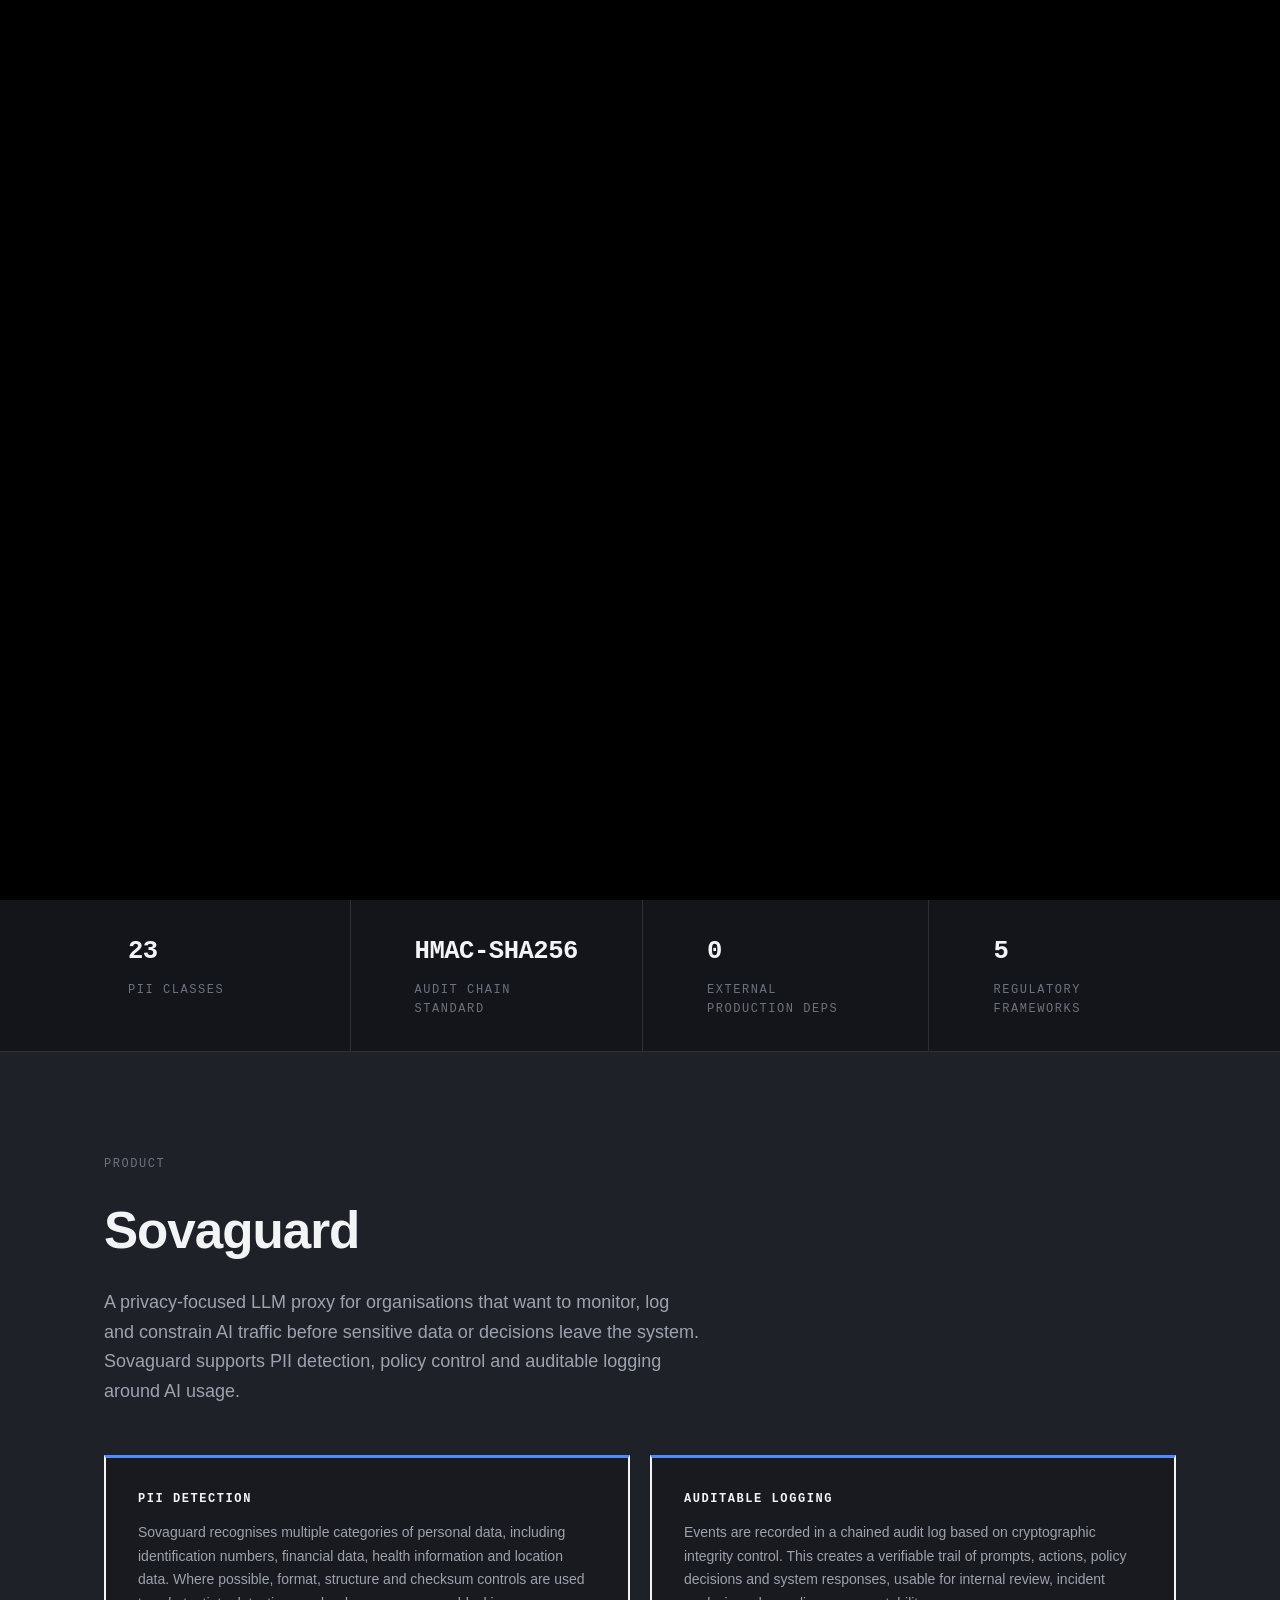
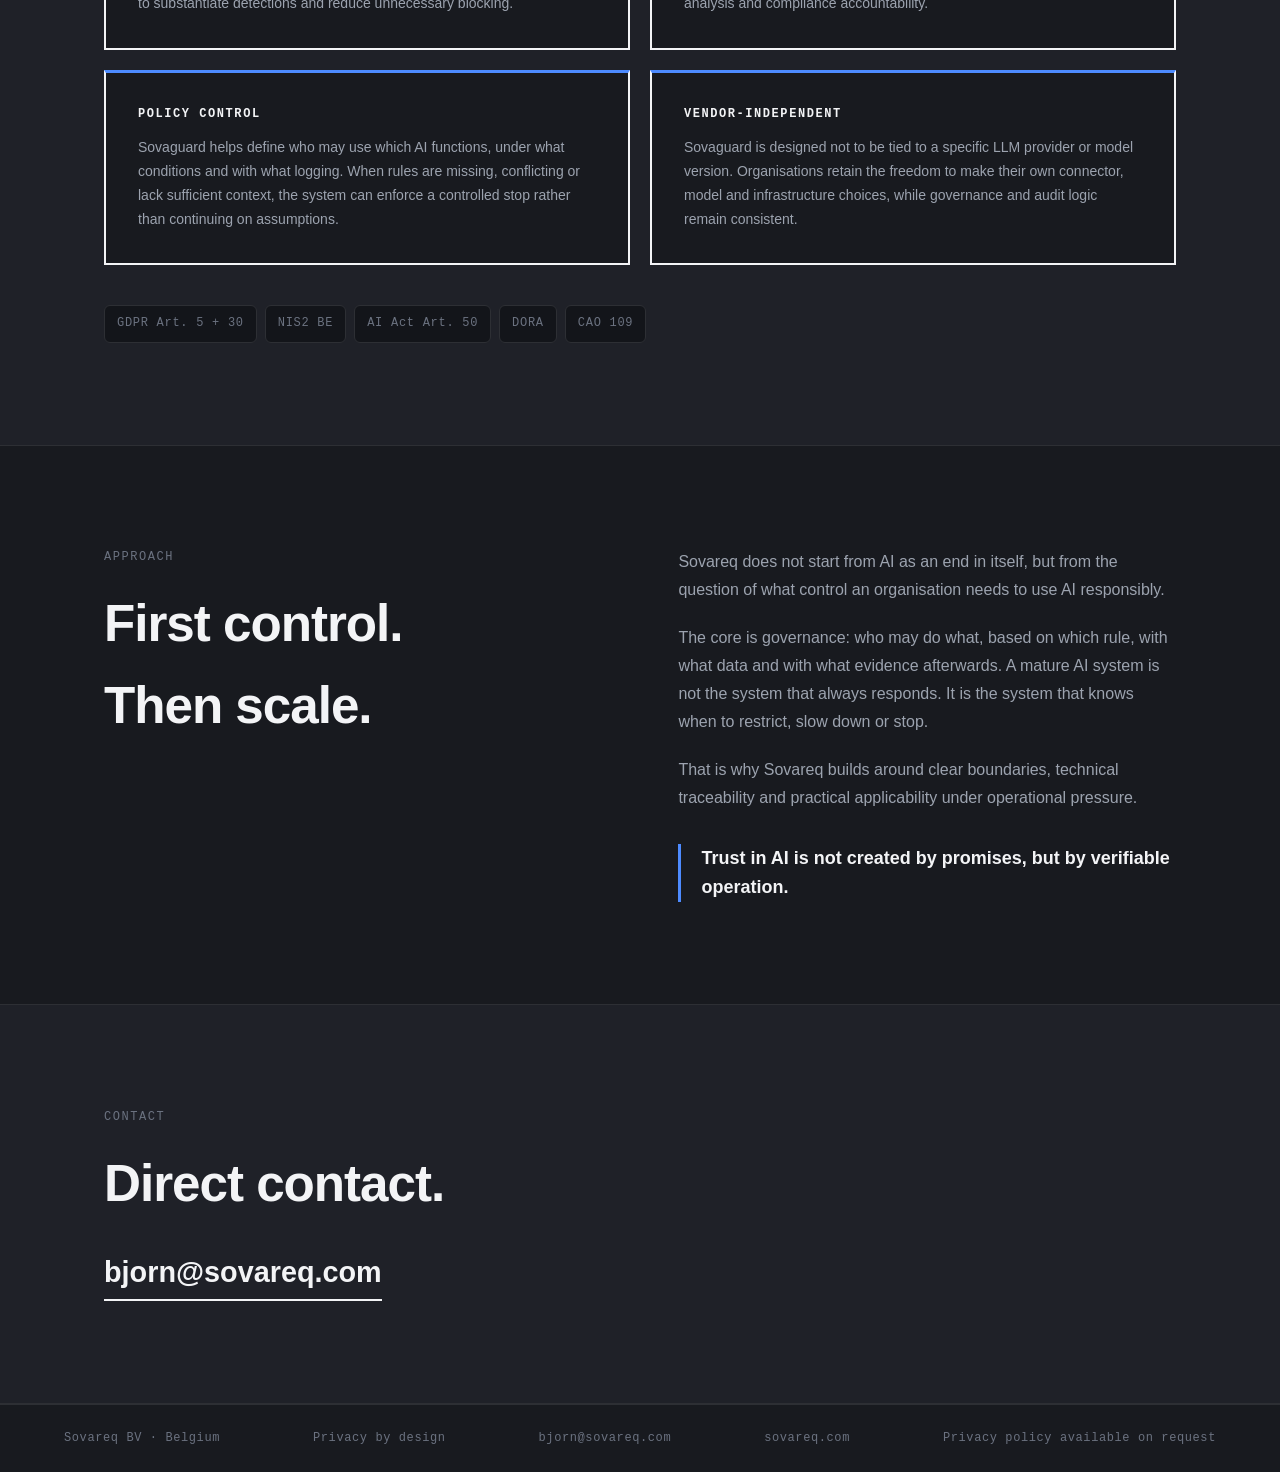
<file: index.html>
<!doctype html>
<html lang="nl">
  <head>
    <meta charset="utf-8">
    <meta name="viewport" content="width=device-width, initial-scale=1">
    <title>Sovareq | AI Governance</title>
    <meta name="description"
      content="Sovareq bouwt systemen waarin AI werkt binnen vaste grenzen. Herleidbaar. Privacygericht. Bestuurbaar.">
    <link rel="icon" type="image/svg+xml" href="assets/sovareq-logo.svg">
    <link rel="stylesheet" href="styles.css">
  </head>
  <body>
    <div style="position:fixed;inset:0;background:#000;z-index:99999"></div>


    <div class="portrait-gate" role="alertdialog" aria-label="Oriëntatie vereist">
      <span class="portrait-gate-label">Sovareq — Oriëntatieverificatie</span>
      <svg class="portrait-gate-icon" viewBox="0 0 48 48" fill="none" xmlns="http://www.w3.org/2000/svg" aria-hidden="true">
        <rect x="12" y="4" width="24" height="40" rx="4" stroke="currentColor" stroke-width="2.5"/>
        <circle cx="24" cy="38" r="2" fill="currentColor"/>
        <line x1="16" y1="9" x2="32" y2="9" stroke="currentColor" stroke-width="2" stroke-linecap="round"/>
      </svg>
      <h2>Oriëntatie vereist</h2>
      <p>Draai uw apparaat naar landschapsmodus om door te gaan.</p>
      <span class="portrait-gate-rule">Beleid: Schermoriëntatie — Artikel 1</span>
    </div>

    <div class="site-overlay" aria-hidden="true">
      <svg class="overlay-svg" xmlns="http://www.w3.org/2000/svg" viewBox="0 0 360 435">
        <defs>
          <clipPath id="belt-clip">
            <circle cx="180" cy="180" r="164"/>
          </clipPath>
          <pattern id="belt-pat" x="0" y="104" width="230" height="84"
                   patternUnits="userSpaceOnUse">
            <rect class="bar-white" x="0"   y="0" width="36" height="84" fill="currentColor"/>
            <rect class="bar-white" x="46"  y="0" width="36" height="84" fill="currentColor"/>
            <rect class="bar-white" x="92"  y="0" width="36" height="84" fill="currentColor"/>
            <rect class="bar-blue"  x="138" y="0" width="36" height="84" fill="var(--color-accent)"/>
            <rect class="bar-white" x="184" y="0" width="36" height="84" fill="currentColor"/>
          </pattern>
        </defs>
        <circle class="ring-outer" cx="180" cy="180" r="176"
                fill="none" stroke="currentColor" stroke-width="3"/>
        <circle class="ring-inner" cx="180" cy="180" r="167"
                fill="none" stroke="var(--color-accent)" stroke-width="4"/>
        <g clip-path="url(#belt-clip)">
          <line class="rail" x1="0" y1="200" x2="360" y2="200"
                stroke="currentColor" stroke-width="2"/>
          <line class="rail" x1="0" y1="232" x2="360" y2="232"
                stroke="currentColor" stroke-width="2"/>
          <rect x="0" y="104" width="360" height="84" fill="url(#belt-pat)"/>
        </g>
        <text class="overlay-text" x="180" y="417"
              font-size="58" text-anchor="middle" letter-spacing="3"
              fill="currentColor">SOVAREQ</text>
      </svg>
    </div>

    <header class="site-header">
      <a class="brand" href="#top" aria-label="Sovareq">
        <img class="brand-mark" src="assets/sovareq-logo.svg" alt="" width="36" height="36">
        <span class="brand-name">Sovareq</span>
      </a>
      <button class="nav-toggle" id="nav-toggle" aria-label="Menu openen" aria-expanded="false">☰</button>
      <nav class="main-nav" id="main-nav" aria-label="Navigatie">
        <a href="sovaguard.html" data-i18n="nav.product">Sovaguard</a>
        <a href="yunitrack.html" data-i18n="nav.yunitrack">YuniTrack</a>
        <a href="sovacount.html" data-i18n="nav.sovacount">SovaCount</a>
        <a href="quints.html" data-i18n="nav.quints">QUINTS</a>
        <a href="origin.html" data-i18n="nav.origin">Origin</a>
        <a href="#aanpak" data-i18n="nav.approach">Aanpak</a>
        <button class="theme-btn" id="theme-btn" aria-label="Thema wisselen">◐</button>
        <div class="lang-toggle" role="group" aria-label="Taal / Langue / Language">
          <button class="lang-btn" data-lang="nl" aria-pressed="true">NL</button>
          <button class="lang-btn" data-lang="fr" aria-pressed="false">FR</button>
          <button class="lang-btn" data-lang="en" aria-pressed="false">EN</button>
        </div>
        <div class="tone-toggle" role="group" aria-label="Toonlaag">
          <button class="tone-btn active" data-tone="precision" aria-pressed="true">Precisie</button>
          <button class="tone-btn" data-tone="clear" aria-pressed="false">Helder</button>
        </div>
        <a href="#contact" class="nav-cta" data-i18n="nav.contact">Contact</a>
      </nav>
    </header>

    <main id="top">

      <!-- HERO -->
      <section class="hero">
        <div class="hero-copy">
          <span class="section-label" data-i18n="hero.label">Sovareq — AI Governance</span>
          <h1 data-i18n-html="hero.h1">AI mag helpen.<br>Nooit zonder bestuur.</h1>
          <p class="hero-sub" data-i18n="hero.sub">
            Sovareq bouwt systemen waarin AI werkt binnen vaste grenzen.
            Elke actie herleidbaar. Privacy by design.
            Bestuurbaar wanneer het er toe doet.
          </p>
          <a class="btn-primary" href="#contact" data-i18n="hero.cta">Neem contact op</a>
        </div>
        <div class="hero-visual" aria-hidden="true">
          <img class="hero-logo" src="assets/sovareq-logo.svg" alt="">
        </div>
      </section>

      <!-- METRICS -->
      <div class="metrics-strip" aria-hidden="true">
        <div class="metric-item">
          <span class="metric-val">23</span>
          <span class="metric-lbl" data-i18n="metrics.pii">PII-klassen</span>
        </div>
        <div class="metric-item">
          <span class="metric-val">HMAC&#8209;SHA256</span>
          <span class="metric-lbl" data-i18n="metrics.audit">Audit-keten standaard</span>
        </div>
        <div class="metric-item">
          <span class="metric-val">0</span>
          <span class="metric-lbl" data-i18n="metrics.deps">Externe productie-deps</span>
        </div>
        <div class="metric-item">
          <span class="metric-val">5</span>
          <span class="metric-lbl" data-i18n="metrics.frameworks">Regelgevingskaders</span>
        </div>
      </div>

      <!-- SOVAGUARD -->
      <section class="product-section" id="sovaguard">
        <div class="section-inner">
          <span class="section-label" data-i18n="product.label">Product</span>
          <h2>Sovaguard</h2>
          <p class="product-sub" data-i18n="product.sub">
            Privacy-first LLM-proxy met PII-detectie en geketende audit-trail.
            Gebouwd voor organisaties die AI inzetten met echte verantwoordelijkheid.
          </p>

          <div class="feature-grid">
            <div class="feature-card">
              <div class="feature-label" data-i18n="feat.pii.label">PII-detectie</div>
              <p data-i18n="feat.pii.text">23 klassen — van IBAN en rijksregisternummer tot gezondheidsgegevens
                en GPS-coördinaten. Valse positieven worden gefilterd via
                checksum-validatie op formaat en structuur.</p>
            </div>
            <div class="feature-card">
              <div class="feature-label" data-i18n="feat.audit.label">Audit-keten</div>
              <p data-i18n="feat.audit.text">Elke gebeurtenis is HMAC-SHA256-geketend. Eén bit-flip breekt de
                keten. Controleerbaar bewijs per run, per actie, per beslissing —
                zonder handmatige tussenkomst.</p>
            </div>
            <div class="feature-card">
              <div class="feature-label" data-i18n="feat.gov.label">Governance</div>
              <p data-i18n="feat.gov.text">Wie mag wat doen, op basis van welke regel, met welk bewijs.
                Discriminatie-risico-detectie met signalen relevant voor Art. 9 GDPR en CAO 109.
                Gecontroleerde stop wanneer regels ontbreken of onduidelijk zijn.</p>
            </div>
            <div class="feature-card">
              <div class="feature-label" data-i18n="feat.vendor.label">Vendor-agnostisch</div>
              <p data-i18n="feat.vendor.text">Geen lock-in op LLM-provider. Geen hardcoded model-IDs.
                Geen externe SDK-afhankelijkheden in productie-code.
                De organisatie kiest zelf de connector en behoudt de controle.</p>
            </div>
          </div>

          <div class="compliance-row">
            <span class="compliance-tag">GDPR Art. 5 + 30</span>
            <span class="compliance-tag">NIS2 BE</span>
            <span class="compliance-tag">AI Act Art. 50</span>
            <span class="compliance-tag">DORA</span>
            <span class="compliance-tag">CAO 109</span>
          </div>
        </div>
      </section>

      <!-- AANPAK -->
      <section class="aanpak-section" id="aanpak">
        <div class="aanpak-inner">
          <div class="aanpak-head">
            <span class="section-label" data-i18n="approach.label">Aanpak</span>
            <h2 data-i18n-html="approach.h2">Eerst gebruiken.<br>Dan bouwen.</h2>
          </div>
          <div class="aanpak-body">
            <p data-i18n="approach.p1">Sovareq bouwt geen software vanuit verkooplogica. Elk systeem
              ontstaat uit eigen frictie — een probleem dat dagelijks onder druk
              wordt getest voordat het relevant is voor anderen.</p>
            <p data-i18n="approach.p2">De kern is governance: wie mag wat doen, op basis van welke regel,
              met welk bewijs. Een systeem is pas bruikbaar wanneer het op het
              juiste moment kan stoppen. Niet doorgaan. Niet raden. Niet maskeren.
              Een gecontroleerde stop is geen falen — het is een veiligheidslaag.</p>
            <p data-i18n="approach.p3">Elk onderdeel moet een reden hebben. Elk veld, elke log, elke
              stopregel moet in de praktijk nut hebben. Software is pas volwassen
              wanneer ze niet alleen werkt op een mooie dag, maar ook wanneer de
              input rommelig is, de opdracht onduidelijk is of de druk hoog wordt.</p>
            <blockquote class="aanpak-quote" data-i18n="approach.quote">
              Software moet vertrouwen afdwingen. Niet beloven.
            </blockquote>
          </div>
        </div>
      </section>

      <!-- CONTACT -->
      <section class="contact-section" id="contact">
        <div class="section-inner">
          <span class="section-label" data-i18n="contact.label">Contact</span>
          <h2 data-i18n="contact.h2">Rechtstreeks.</h2>
          <a class="contact-email" href="mailto:bjorn@sovareq.com">
            bjorn@sovareq.com
          </a>
        </div>
      </section>

    </main>

    <footer class="site-footer">
      <span data-i18n="footer.company">Sovareq BV · België</span>
      <span>Privacy by design</span>
      <span><a href="mailto:bjorn@sovareq.com">bjorn@sovareq.com</a></span>
      <span>sovareq.com</span>
      <span data-i18n="footer.privacy">Privacybeleid beschikbaar op aanvraag</span>
    </footer>

    <script>
      /* ── Translations ───────────────────────────────────────── */
      var T = {
        nl: {
          'nav.product':      'Sovaguard',
          'nav.yunitrack':    'YuniTrack',
          'nav.sovacount':    'SovaCount',
          'nav.quints':       'QUINTS',
          'nav.origin':       'Origin',
          'nav.approach':     'Aanpak',
          'nav.contact':      'Contact',
          'hero.label':       'Sovareq — AI Governance',
          'hero.h1':          'AI toepassen vraagt bestuur.',
          'hero.sub':         'Sovareq ontwikkelt governance- en controletechnologie voor organisaties die AI willen inzetten binnen duidelijke beleids-, privacy- en auditgrenzen. De focus ligt op herleidbaarheid, gegevensbescherming en bestuurbare besluitvorming.',
          'hero.cta':         'Bespreek de toepassing',
          'metrics.pii':      'PII-klassen',
          'metrics.audit':    'Audit-keten standaard',
          'metrics.deps':     'Externe productie-deps',
          'metrics.frameworks':'Regelgevingskaders',
          'product.label':    'Product',
          'product.sub':      'Een privacygerichte LLM-proxy voor organisaties die AI-verkeer willen controleren, loggen en begrenzen voordat gevoelige gegevens of beslissingen het systeem verlaten. Sovaguard ondersteunt PII-detectie, beleidscontrole en auditbare logging rond AI-gebruik.',
          'feat.pii.label':   'PII-detectie',
          'feat.pii.text':    'Sovaguard herkent meerdere categorieën persoonsgegevens, waaronder identificatienummers, financiële gegevens, gezondheidsinformatie en locatiegegevens. Waar mogelijk worden formaat-, structuur- en checksumcontroles gebruikt om detecties te onderbouwen en onnodige blokkering te beperken.',
          'feat.audit.label': 'Auditbare logging',
          'feat.audit.text':  'Gebeurtenissen worden vastgelegd in een geketende auditlog op basis van cryptografische integriteitscontrole. Zo ontstaat een controleerbaar spoor van prompts, acties, beleidsbeslissingen en systeemreacties, bruikbaar voor interne review, incidentanalyse en compliance-verantwoording.',
          'feat.gov.label':   'Beleidscontrole',
          'feat.gov.text':    'Sovaguard helpt vastleggen wie welke AI-functies mag gebruiken, onder welke voorwaarden en met welke logging. Wanneer regels ontbreken, conflicteren of onvoldoende context bieden, kan het systeem een gecontroleerde stop afdwingen in plaats van door te gaan op aannames.',
          'feat.vendor.label':'Leveranciersonafhankelijk',
          'feat.vendor.text': 'Sovaguard is ontworpen om niet vast te zitten aan een specifieke LLM-provider of modelversie. Organisaties behouden ruimte om hun eigen connectoren, modellen en infrastructuurkeuzes te maken, terwijl governance en auditlogica consistent blijven.',
          'approach.label':   'Aanpak',
          'approach.h2':      'Eerst beheersen.<br>Dan opschalen.',
          'approach.p1':      'Sovareq vertrekt niet vanuit AI als doel op zich, maar vanuit de vraag welke controle een organisatie nodig heeft om AI verantwoord te kunnen gebruiken.',
          'approach.p2':      'De kern is governance: wie mag wat doen, op basis van welke regel, met welke data en met welk bewijs achteraf. Een volwassen AI-systeem is niet het systeem dat altijd antwoordt. Het is het systeem dat weet wanneer het moet beperken, vertragen of stoppen.',
          'approach.p3':      'Daarom bouwt Sovareq rond duidelijke grenzen, technische herleidbaarheid en praktische toepasbaarheid onder operationele druk.',
          'approach.quote':   'Vertrouwen in AI ontstaat niet door beloftes, maar door controleerbare werking.',
          'contact.label':    'Contact',
          'contact.h2':       'Rechtstreeks contact.',
          'footer.company':   'Sovareq BV · België',
          'footer.privacy':   'Privacybeleid beschikbaar op aanvraag',
        },
        fr: {
          'nav.product':      'Sovaguard',
          'nav.yunitrack':    'YuniTrack',
          'nav.sovacount':    'SovaCount',
          'nav.quints':       'QUINTS',
          'nav.origin':       'Origin',
          'nav.approach':     'Approche',
          'nav.contact':      'Contact',
          'hero.label':       'Sovareq — Gouvernance IA',
          'hero.h1':          "Déployer l'IA exige une gouvernance.",
          'hero.sub':         "Sovareq développe des technologies de gouvernance et de contrôle pour les organisations souhaitant déployer l'IA dans des limites claires de politique, de confidentialité et d'audit. L'accent est mis sur la traçabilité, la protection des données et la prise de décision pilotable.",
          'hero.cta':         "Discuter de l'application",
          'metrics.pii':      'Classes PII',
          'metrics.audit':    "Standard chaîne d'audit",
          'metrics.deps':     'Dépend. production externes',
          'metrics.frameworks':'Cadres réglementaires',
          'product.label':    'Produit',
          'product.sub':      "Un proxy LLM axé sur la confidentialité pour les organisations qui souhaitent contrôler, journaliser et délimiter le trafic IA avant que des données sensibles ou des décisions ne quittent le système. Sovaguard prend en charge la détection PII, le contrôle des politiques et la journalisation auditée autour de l'usage de l'IA.",
          'feat.pii.label':   'Détection PII',
          'feat.pii.text':    "Sovaguard reconnaît plusieurs catégories de données personnelles, dont les numéros d'identification, les données financières, les informations de santé et les données de localisation. Des contrôles de format, de structure et de somme de contrôle sont utilisés dans la mesure du possible pour étayer les détections et limiter les blocages inutiles.",
          'feat.audit.label': 'Journalisation auditée',
          'feat.audit.text':  "Les événements sont consignés dans un journal d'audit chaîné basé sur un contrôle cryptographique d'intégrité. Il en résulte une piste vérifiable de prompts, d'actions, de décisions de politique et de réponses système, utilisable pour la revue interne, l'analyse d'incidents et la justification de conformité.",
          'feat.gov.label':   'Contrôle des politiques',
          'feat.gov.text':    "Sovaguard aide à définir qui peut utiliser quelles fonctions IA, dans quelles conditions et avec quelle journalisation. Lorsque les règles sont absentes, contradictoires ou manquent de contexte, le système peut imposer un arrêt contrôlé plutôt que de continuer sur des hypothèses.",
          'feat.vendor.label':'Indépendant du fournisseur',
          'feat.vendor.text': "Sovaguard est conçu pour ne pas être lié à un fournisseur LLM ou une version de modèle spécifique. Les organisations conservent la liberté de faire leurs propres choix de connecteurs, de modèles et d'infrastructure, tandis que la gouvernance et la logique d'audit restent cohérentes.",
          'approach.label':   'Approche',
          'approach.h2':      "D'abord maîteriser.<br>Ensuite déployer.",
          'approach.p1':      "Sovareq ne part pas de l'IA comme d'une fin en soi, mais de la question de quel contrôle une organisation a besoin pour pouvoir utiliser l'IA de manière responsable.",
          'approach.p2':      "Le cœur est la gouvernance : qui peut faire quoi, selon quelle règle, avec quelles données et avec quelle preuve a posteriori. Un système IA mature n'est pas le système qui répond toujours. C'est le système qui sait quand il doit limiter, ralentir ou s'arrêter.",
          'approach.p3':      "C'est pourquoi Sovareq construit autour de limites claires, de traçabilité technique et d'applicabilité pratique sous pression opérationnelle.",
          'approach.quote':   "La confiance dans l'IA ne naît pas des promesses, mais d'un fonctionnement contrôlable.",
          'contact.label':    'Contact',
          'contact.h2':       'Contact direct.',
          'footer.company':   'Sovareq BV · Belgique',
          'footer.privacy':   'Politique de confidentialité disponible sur demande',
        },
                en: {
          'nav.product':      'Sovaguard',
          'nav.yunitrack':    'YuniTrack',
          'nav.sovacount':    'SovaCount',
          'nav.quints':       'QUINTS',
          'nav.origin':       'Origin',
          'nav.approach':     'Approach',
          'nav.contact':      'Contact',
          'hero.label':       'Sovareq — AI Governance',
          'hero.h1':          'Deploying AI requires governance.',
          'hero.sub':         'Sovareq develops governance and control technology for organisations seeking to deploy AI within clear policy, privacy and audit boundaries. The focus is on traceability, data protection and governable decision-making.',
          'hero.cta':         'Discuss the application',
          'metrics.pii':      'PII classes',
          'metrics.audit':    'Audit chain standard',
          'metrics.deps':     'External production deps',
          'metrics.frameworks':'Regulatory frameworks',
          'product.label':    'Product',
          'product.sub':      'A privacy-focused LLM proxy for organisations that want to monitor, log and constrain AI traffic before sensitive data or decisions leave the system. Sovaguard supports PII detection, policy control and auditable logging around AI usage.',
          'feat.pii.label':   'PII detection',
          'feat.pii.text':    'Sovaguard recognises multiple categories of personal data, including identification numbers, financial data, health information and location data. Where possible, format, structure and checksum controls are used to substantiate detections and reduce unnecessary blocking.',
          'feat.audit.label': 'Auditable logging',
          'feat.audit.text':  'Events are recorded in a chained audit log based on cryptographic integrity control. This creates a verifiable trail of prompts, actions, policy decisions and system responses, usable for internal review, incident analysis and compliance accountability.',
          'feat.gov.label':   'Policy control',
          'feat.gov.text':    'Sovaguard helps define who may use which AI functions, under what conditions and with what logging. When rules are missing, conflicting or lack sufficient context, the system can enforce a controlled stop rather than continuing on assumptions.',
          'feat.vendor.label':'Vendor-independent',
          'feat.vendor.text': 'Sovaguard is designed not to be tied to a specific LLM provider or model version. Organisations retain the freedom to make their own connector, model and infrastructure choices, while governance and audit logic remain consistent.',
          'approach.label':   'Approach',
          'approach.h2':      'First control.<br>Then scale.',
          'approach.p1':      'Sovareq does not start from AI as an end in itself, but from the question of what control an organisation needs to use AI responsibly.',
          'approach.p2':      'The core is governance: who may do what, based on which rule, with what data and with what evidence afterwards. A mature AI system is not the system that always responds. It is the system that knows when to restrict, slow down or stop.',
          'approach.p3':      'That is why Sovareq builds around clear boundaries, technical traceability and practical applicability under operational pressure.',
          'approach.quote':   'Trust in AI is not created by promises, but by verifiable operation.',
          'contact.label':    'Contact',
          'contact.h2':       'Direct contact.',
          'footer.company':   'Sovareq BV · Belgium',
          'footer.privacy':   'Privacy policy available on request',
        },
      };

      /* ── i18n engine ────────────────────────────────────────── */
      function applyLang(lang) {
        var dict = T[lang];
        if (!dict) return;
        document.documentElement.lang = lang;
        document.querySelectorAll('[data-i18n]').forEach(function(el) {
          var v = dict[el.dataset.i18n];
          if (v !== undefined) el.textContent = v;
        });
        document.querySelectorAll('[data-i18n-html]').forEach(function(el) {
          var v = dict[el.dataset.i18nHtml];
          if (v !== undefined) el.innerHTML = v;
        });
        document.querySelectorAll('.lang-btn').forEach(function(btn) {
          var active = btn.dataset.lang === lang;
          btn.classList.toggle('active', active);
          btn.setAttribute('aria-pressed', active);
        });
        try { localStorage.setItem('sq-lang', lang); } catch(e) {}
      }

      document.querySelectorAll('.lang-btn').forEach(function(btn) {
        btn.addEventListener('click', function() { applyLang(btn.dataset.lang); });
      });

      /* Init: saved → browser → nl */
      var saved = null;
      try { saved = localStorage.getItem('sq-lang'); } catch(e) {}
      var browser = (navigator.language || 'nl').slice(0, 2).toLowerCase();
      var init = saved || (['nl','fr','en'].indexOf(browser) > -1 ? browser : 'nl');
      applyLang(init);

      /* Theme toggle */
      (function() {
        var btn = document.getElementById('theme-btn');
        var html = document.documentElement;
        var saved = null;
        try { saved = localStorage.getItem('sq-theme'); } catch(e) {}
        if (saved === 'light') html.setAttribute('data-theme', 'light');

        if (btn) btn.addEventListener('click', function() {
          var isLight = html.getAttribute('data-theme') === 'light';
          if (isLight) {
            html.removeAttribute('data-theme');
            try { localStorage.setItem('sq-theme', 'dark'); } catch(e) {}
          } else {
            html.setAttribute('data-theme', 'light');
            try { localStorage.setItem('sq-theme', 'light'); } catch(e) {}
          }
        });
      })();

      /* Nav hamburger */
      (function() {
        var toggle = document.getElementById('nav-toggle');
        var nav = document.getElementById('main-nav');
        if (!toggle || !nav) return;
        function close() { nav.classList.remove('open'); toggle.setAttribute('aria-expanded','false'); toggle.textContent='☰'; }
        toggle.addEventListener('click', function() {
          var open = nav.classList.toggle('open');
          toggle.setAttribute('aria-expanded', open);
          toggle.textContent = open ? '✕' : '☰';
        });
        document.addEventListener('keydown', function(e) { if (e.key==='Escape') close(); });
        nav.querySelectorAll('a').forEach(function(a) { a.addEventListener('click', close); });
      })();

      /* Tone toggle */
      (function() {
        var savedTone = null;
        try { savedTone = localStorage.getItem('sq-tone'); } catch(e) {}
        var currentTone = savedTone || 'precision';
        function applyToneUI(tone) {
          document.querySelectorAll('.tone-btn').forEach(function(btn) {
            var active = btn.dataset.tone === tone;
            btn.classList.toggle('active', active);
            btn.setAttribute('aria-pressed', active);
          });
          try { localStorage.setItem('sq-tone', tone); } catch(e) {}
        }
        document.querySelectorAll('.tone-btn').forEach(function(btn) {
          btn.addEventListener('click', function() { applyToneUI(btn.dataset.tone); });
        });
        applyToneUI(currentTone);
      })();

      /* Belt animation — 10s period, 230px tile */
      (function() {
        if (matchMedia('(prefers-reduced-motion: reduce)').matches) return;
        var pat = document.getElementById('belt-pat');
        if (!pat) return;
        var start = performance.now();
        function tick() {
          var x = ((performance.now() - start) / 10000 * 230) % 230;
          pat.setAttribute('patternTransform', 'translate(' + x.toFixed(2) + ',0)');
        }
        /* rAF = smooth when visible; interval = keeps running in background */
        (function loop() { tick(); requestAnimationFrame(loop); })();
        setInterval(tick, 50);
      })();
    </script>
  </body>
</html>
</file>
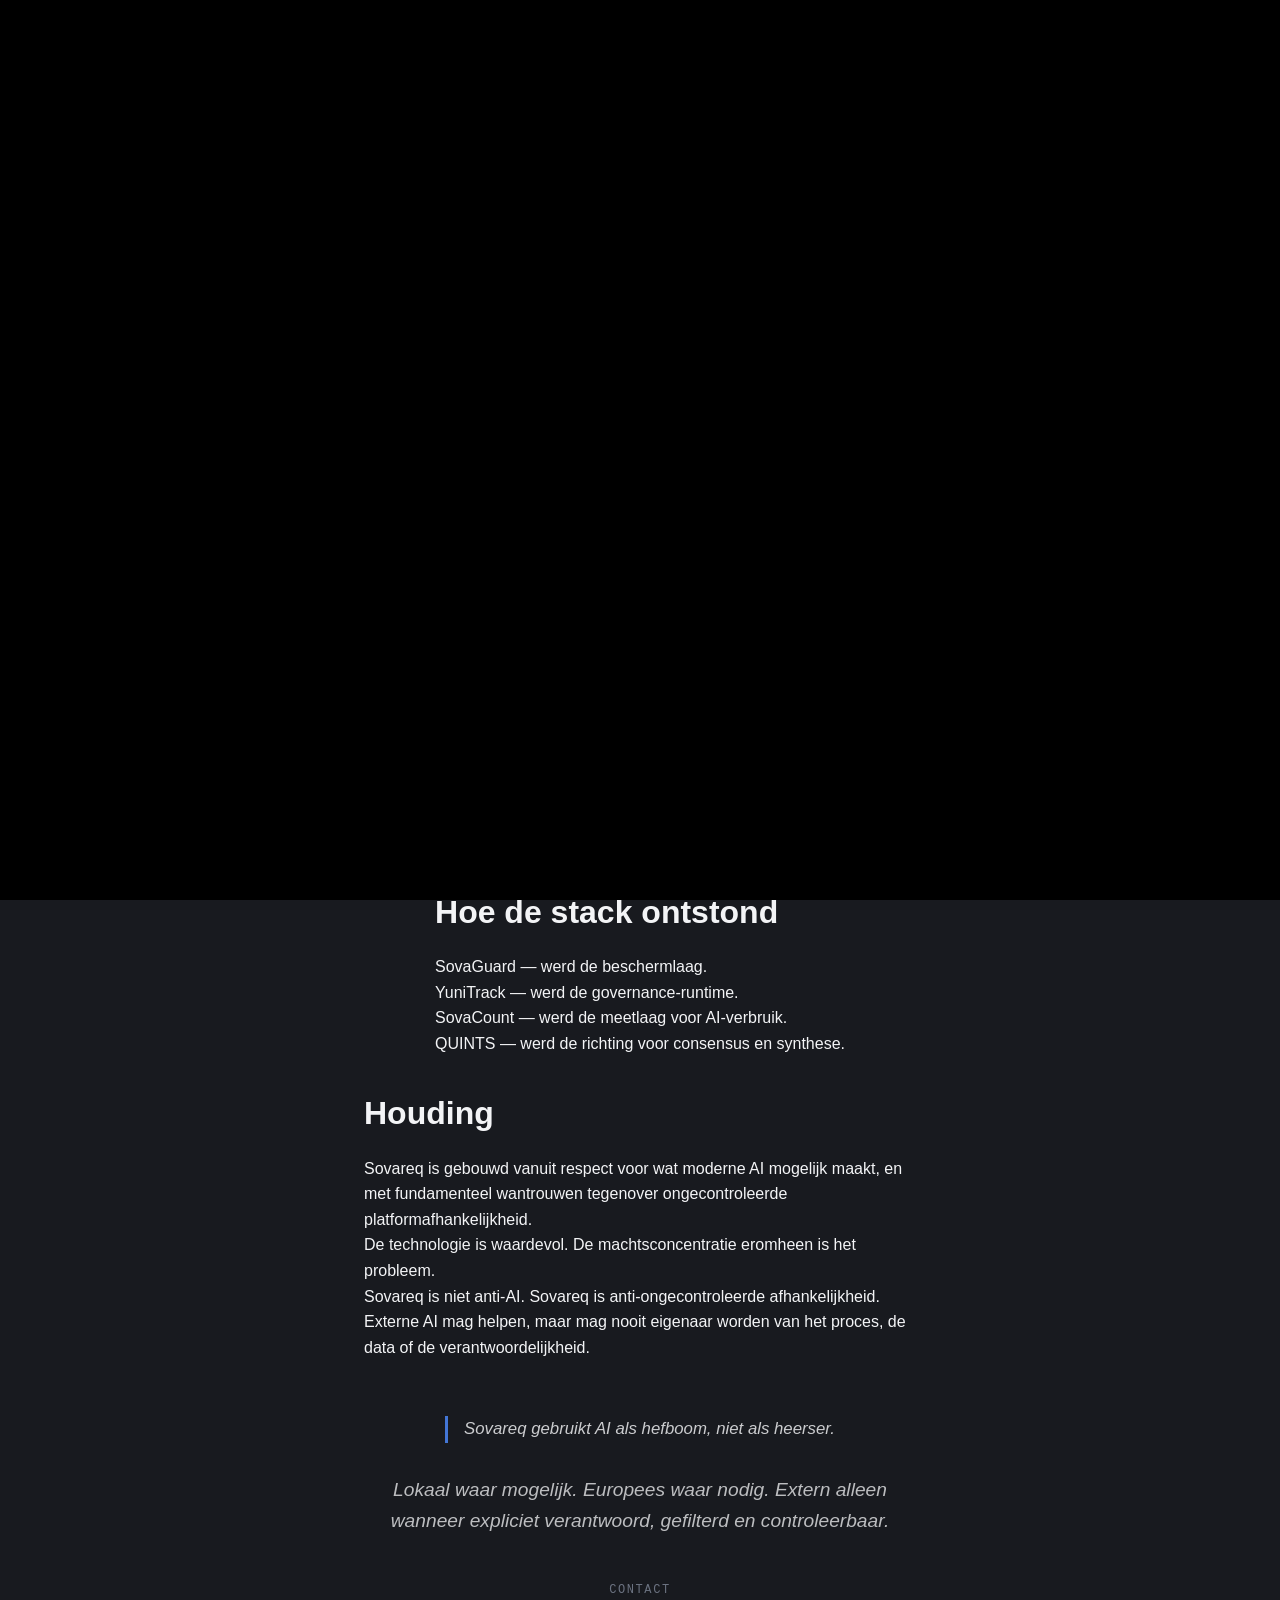
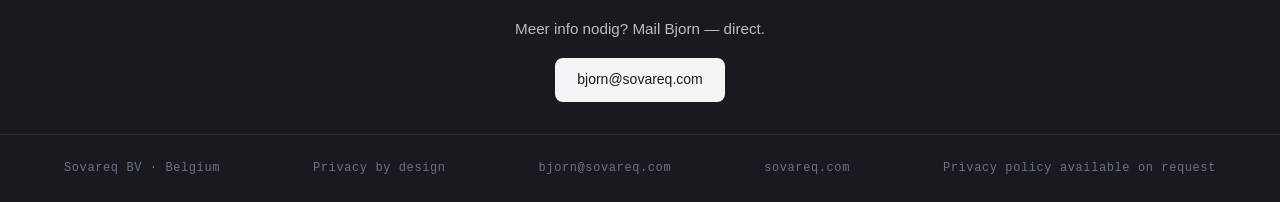
<file: origin.html>
<!doctype html>
<html lang="nl">
  <head>
    <meta charset="utf-8">
    <meta name="viewport" content="width=device-width, initial-scale=1">
    <title>Origin | Sovareq</title>
    <meta name="description" content="Sovareq is niet ontstaan uit marktonderzoek. Het is ontstaan uit ervaring met digitale systemen die niet meeschakelen met hoe mensen werkelijk functioneren.">
    <link rel="icon" type="image/svg+xml" href="assets/sovareq-logo.svg">
    <link rel="stylesheet" href="styles.css">
    <style>
      /* ── YuniTrack page ── */
      .site-overlay { display: none; }

      /* Circular belt overlay */
      .yt-overlay {
        position: fixed;
        top: 50%;
        left: 50%;
        transform: translate(-50%, -50%);
        width: min(92vw, 92vh);
        aspect-ratio: 1;
        pointer-events: none;
        z-index: 0;
        color: var(--color-ink);
      }

      .yt-main {
        position: relative;
        z-index: 1;
        min-height: 100vh;
        display: flex;
        flex-direction: column;
      }

      /* ── Hero ── */
      .yt-hero {
        padding: var(--space-10) var(--space-6) var(--space-6);
        max-width: 600px;
        margin: 0 auto;
        text-align: center;
      }
      .yt-hero a.sg-back { display: inline-flex; align-items: center; gap: var(--space-1); font-size: .85rem; opacity: .55; text-decoration: none; color: var(--color-ink); margin-bottom: var(--space-4); transition: opacity .15s; }
      .yt-hero a.sg-back:hover { opacity: 1; }
      .yt-hero .section-label { display: block; margin-bottom: var(--space-3); }
      .yt-hero h1 { font-size: clamp(2rem, 5vw, 3.4rem); font-weight: 800; letter-spacing: -.02em; line-height: 1.1; margin: 0 0 var(--space-3); }
      .yt-hero .yt-tagline { font-size: clamp(1.1rem, 2.5vw, 1.35rem); font-weight: 600; margin: 0 0 var(--space-4); opacity: .9; }
      .yt-hero .yt-sub { font-size: clamp(.9rem, 1.6vw, 1.05rem); opacity: .72; line-height: 1.65; max-width: 520px; margin: 0 auto var(--space-6); }

      /* ── Intro ── */
      .yt-intro { max-width: 680px; margin: 0 auto; padding: 0 var(--space-6) var(--space-8); text-align: center; }
      .yt-intro p { font-size: clamp(.9rem, 1.6vw, 1.05rem); opacity: .75; line-height: 1.7; margin: 0 0 var(--space-3); }

      /* ── Content grid ── */
      .yt-blocks { max-width: 980px; margin: 0 auto; padding: 0 var(--space-6) var(--space-8); }
      .yt-grid { display: grid; grid-template-columns: repeat(auto-fit, minmax(200px, 1fr)); gap: var(--space-4); }

      /* Block 4 (blue) gets accent styling */
      .yt-block-card.blue { border-top-color: var(--color-accent); }
      .yt-block-num { font-size: .7rem; letter-spacing: .1em; opacity: .4; margin-bottom: var(--space-2); font-weight: 600; }

      /* ── What / What not ── */
      .yt-scope { max-width: 680px; margin: 0 auto var(--space-8); padding: 0 var(--space-6); display: grid; grid-template-columns: 1fr 1fr; gap: var(--space-6); }
      @media (max-width: 560px) { .yt-scope { grid-template-columns: 1fr; } }
      .yt-scope-block h3 { font-size: .95rem; font-weight: 700; margin: 0 0 var(--space-2); }
      .yt-scope-block p  { font-size: .9rem; opacity: .72; line-height: 1.65; margin: 0; }

      /* ── Aanpak ── */
      .yt-aanpak { max-width: 600px; margin: 0 auto var(--space-8); padding: 0 var(--space-6); }
      .yt-aanpak h2 { font-size: clamp(1.4rem, 3vw, 2rem); font-weight: 700; margin-bottom: var(--space-4); }
      .yt-aanpak p  { font-size: .95rem; opacity: .75; line-height: 1.7; margin-bottom: var(--space-3); }
      .yt-aanpak blockquote { border-left: 3px solid var(--color-accent); margin: var(--space-6) 0 0; padding-left: var(--space-4); font-size: 1.05rem; font-style: italic; opacity: .82; }

      /* ── Contact ── */
      .yt-contact { max-width: 540px; margin: 0 auto var(--space-8); padding: 0 var(--space-6); text-align: center; }
      .yt-contact p { opacity: .75; font-size: .95rem; line-height: 1.7; margin-bottom: var(--space-4); }
      .yt-contact a.btn-primary { display: inline-block; }

      /* ── Technical signals ── */
      .yt-signals { max-width: 680px; margin: 0 auto var(--space-8); padding: 0 var(--space-6); }
      .yt-signals-grid { display: flex; flex-wrap: wrap; gap: var(--space-2); }
      .yt-signal-tag { font-size: .78rem; padding: 4px 10px; border: 1px solid rgba(128,128,128,.25); border-radius: 2px; font-family: var(--font-mono, monospace); opacity: .7; }

      /* ── Belt SVG elements ── */
      .yt-belt-ring  { fill: none; stroke: currentColor; stroke-width: 40; stroke-opacity: 0.06; }
      .yt-ring-outer { fill: none; stroke: currentColor; stroke-width: 1; stroke-opacity: 0.08; }
      .yt-ring-inner { fill: none; stroke: currentColor; stroke-width: 1; stroke-opacity: 0.05; }
      .yt-center     { fill: currentColor; fill-opacity: 0.06; }
      .yt-block-path { }
      .yt-validator-body { fill: none; stroke: currentColor; stroke-width: 1.5; stroke-opacity: 0.28; }
      .yt-validator-flash { fill: #cc3030; fill-opacity: 0; }
    </style>
  </head>
  <body>
    <div style="position:fixed;inset:0;background:#000;z-index:99999"></div>


    <div class="portrait-gate" role="alertdialog" aria-label="Oriëntatie vereist">
      <span class="portrait-gate-label">Sovareq — Oriëntatieverificatie</span>
      <svg class="portrait-gate-icon" viewBox="0 0 48 48" fill="none" xmlns="http://www.w3.org/2000/svg" aria-hidden="true">
        <rect x="12" y="4" width="24" height="40" rx="4" stroke="currentColor" stroke-width="2.5"/>
        <circle cx="24" cy="38" r="2" fill="currentColor"/>
        <line x1="16" y1="9" x2="32" y2="9" stroke="currentColor" stroke-width="2" stroke-linecap="round"/>
      </svg>
      <h2>Oriëntatie vereist</h2>
      <p>Draai uw apparaat naar landschapsmodus om door te gaan.</p>
      <span class="portrait-gate-rule">Beleid: Schermoriëntatie — Artikel 1</span>
    </div>

    <!-- ── Circular belt background ── -->
    <div class="yt-overlay" aria-hidden="true">
      <svg id="yt-svg" viewBox="0 0 400 400" xmlns="http://www.w3.org/2000/svg">
        <!-- Belt track ring -->
        <circle cx="200" cy="200" r="130" class="yt-belt-ring"/>
        <!-- Outer decoration ring -->
        <circle cx="200" cy="200" r="172" class="yt-ring-outer"/>
        <!-- Inner decoration ring -->
        <circle cx="200" cy="200" r="88" class="yt-ring-inner"/>
        <!-- Center dot -->
        <circle cx="200" cy="200" r="3" class="yt-center"/>
        <!-- 5 animated blocks (paths filled by JS) -->
        <path id="yt-b0" class="yt-block-path" fill="currentColor" fill-opacity="0.10"/>
        <path id="yt-b1" class="yt-block-path" fill="currentColor" fill-opacity="0.10"/>
        <path id="yt-b2" class="yt-block-path" fill="currentColor" fill-opacity="0.10"/>
        <path id="yt-b3" class="yt-block-path" fill="var(--color-accent)" fill-opacity="0.28"/>
        <path id="yt-b4" class="yt-block-path" fill="currentColor" fill-opacity="0.10"/>
        <!-- Validator position indicator at 10 o'clock (240°) -->
        <!-- Validator at r=158, angle=240°: x=200+158*cos(240°)=200-79=121, y=200+158*sin(240°)=200-136.9=63.1 -->
        <rect id="yt-validator" class="yt-validator-body"
              x="113" y="55" width="16" height="16" rx="1.5"
              transform="rotate(-30 121 63)"/>
        <!-- Red flash overlay on validator -->
        <rect id="yt-validator-flash" class="yt-validator-flash"
              x="113" y="55" width="16" height="16" rx="1.5"
              transform="rotate(-30 121 63)"/>
        <!-- Small tick at validator position on outer ring -->
        <line x1="159" y1="80" x2="148" y2="69" stroke="currentColor" stroke-width="1.5" stroke-opacity="0.20"/>
      </svg>
    </div>

    <header class="site-header">
      <a class="brand" href="index.html" aria-label="Sovareq">
        <img class="brand-mark" src="assets/sovareq-logo.svg" alt="" width="36" height="36">
        <span class="brand-name">Sovareq</span>
      </a>
      <button class="nav-toggle" id="nav-toggle" aria-label="Menu openen" aria-expanded="false">☰</button>
      <nav class="main-nav" id="main-nav" aria-label="Navigatie">
        <a href="sovaguard.html" data-i18n="nav.product">Sovaguard</a>
        <a href="yunitrack.html" data-i18n="nav.yunitrack">YuniTrack</a>
        <a href="sovacount.html" data-i18n="nav.sovacount">SovaCount</a>
        <a href="quints.html" data-i18n="nav.quints">QUINTS</a>
        <a href="origin.html" data-i18n="nav.origin" aria-current="page">Origin</a>
        <a href="index.html#aanpak" data-i18n="nav.approach">Aanpak</a>
        <button class="theme-btn" id="theme-btn" aria-label="Thema wisselen">◐</button>
        <div class="lang-toggle" role="group" aria-label="Taal / Langue / Language">
          <button class="lang-btn" data-lang="nl" aria-pressed="true">NL</button>
          <button class="lang-btn" data-lang="fr" aria-pressed="false">FR</button>
          <button class="lang-btn" data-lang="en" aria-pressed="false">EN</button>
        </div>
        <div class="tone-toggle" role="group" aria-label="Toonlaag">
          <button class="tone-btn active" data-tone="precision" aria-pressed="true">Precisie</button>
          <button class="tone-btn" data-tone="clear" aria-pressed="false">Helder</button>
        </div>
        <a href="index.html#contact" class="nav-cta" data-i18n="nav.contact">Contact</a>
      </nav>
    </header>

    <main class="yt-main">

      <section class="yt-hero">
        <a class="sg-back" href="index.html">← <span data-i18n="sg.back">Terug</span></a>
        <span class="section-label">Origin</span>
        <h1 data-tone-key="hero_title">Dit is geen pitch.</h1>
        <p class="yt-tagline" data-tone-key="hero_tagline">Dit is een oorsprong.</p>
        <p class="yt-sub" data-tone-key="hero_sub">Sovareq is niet ontstaan uit marktonderzoek. Het is ontstaan uit de ervaring dat bestaande digitale systemen vaak niet meeschakelen met hoe mensen werkelijk functioneren.</p>
      </section>

      <section class="yt-intro">
        <p data-tone-key="intro_p1">De meeste software vraagt dat de gebruiker zichzelf structureert: plannen, prioriteren, invoeren, kiezen, herhalen, ordenen. Voor velen werkt dat gedeeltelijk. Voor anderen werkt het fundamenteel niet.</p>
        <p data-tone-key="intro_p2">De eerste experimenten kwamen voort uit de nood aan ondersteuning die dichter bij de mens staat. Maar zodra AI dichter bij de mens komt, wordt de vraag harder: wat gebeurt er met de data? Een systeem dat echt helpt, ziet veel. En wat veel ziet, moet sterker begrensd worden dan gewone software.</p>
      </section>

      <section class="yt-aanpak">
        <h2>De volgorde</h2>
        <ul style="list-style:none;padding:0;margin:0;">
          <li>Eerst beschermen.</li>
          <li>Dan uitvoeren.</li>
          <li>Dan registreren.</li>
          <li>Dan pas opschalen.</li>
        </ul>
      </section>

      <section class="yt-aanpak">
        <h2>Hoe de stack ontstond</h2>
        <ul style="list-style:none;padding:0;margin:0;">
          <li>SovaGuard — werd de beschermlaag.</li>
          <li>YuniTrack — werd de governance-runtime.</li>
          <li>SovaCount — werd de meetlaag voor AI-verbruik.</li>
          <li>QUINTS — werd de richting voor consensus en synthese.</li>
        </ul>
      </section>

      <section class="yt-aanpak">
        <h2>Houding</h2>
        <ul style="list-style:none;padding:0;margin:0;">
          <li>Sovareq is gebouwd vanuit respect voor wat moderne AI mogelijk maakt, en met fundamenteel wantrouwen tegenover ongecontroleerde platformafhankelijkheid.</li>
          <li>De technologie is waardevol. De machtsconcentratie eromheen is het probleem.</li>
          <li>Sovareq is niet anti-AI. Sovareq is anti-ongecontroleerde afhankelijkheid.</li>
          <li>Externe AI mag helpen, maar mag nooit eigenaar worden van het proces, de data of de verantwoordelijkheid.</li>
        </ul>
      </section>

      <section class="yt-aanpak">
        <blockquote data-tone-key="kernzin">Sovareq gebruikt AI als hefboom, niet als heerser.</blockquote>
      </section>

      <section class="yt-aanpak">
        <p style="font-style:italic;font-size:clamp(1rem,2vw,1.2rem);text-align:center;line-height:1.6;color:var(--color-ink);">Lokaal waar mogelijk. Europees waar nodig. Extern alleen wanneer expliciet verantwoord, gefilterd en controleerbaar.</p>
      </section>

      <section class="yt-contact">
        <span class="section-label" data-i18n="contact.label">Contact</span>
        <p data-tone-key="contact_text">Meer info nodig? Mail Bjorn — direct.</p>
        <a class="btn-primary" href="mailto:bjorn@sovareq.com">bjorn@sovareq.com</a>
      </section>

    </main>

    <footer class="site-footer">
      <span data-i18n="footer.company">Sovareq BV · België</span>
      <span>Privacy by design</span>
      <span><a href="mailto:bjorn@sovareq.com">bjorn@sovareq.com</a></span>
      <span>sovareq.com</span>
      <span data-i18n="footer.privacy">Privacybeleid beschikbaar op aanvraag</span>
    </footer>

    <script>
      /* ── i18n (nav/footer only) ── */
      var T = {
        nl: { 'nav.product':'Sovaguard','nav.yunitrack':'YuniTrack','nav.sovacount':'SovaCount','nav.quints':'QUINTS','nav.origin':'Origin','nav.approach':'Aanpak','nav.contact':'Contact','approach.label':'Aanpak','contact.label':'Contact','footer.company':'Sovareq BV · België','footer.privacy':'Privacybeleid beschikbaar op aanvraag','sg.back':'Terug' },
        fr: { 'nav.product':'Sovaguard','nav.yunitrack':'YuniTrack','nav.sovacount':'SovaCount','nav.quints':'QUINTS','nav.origin':'Origin','nav.approach':'Approche','nav.contact':'Contact','approach.label':'Approche','contact.label':'Contact','footer.company':'Sovareq BV · Belgique','footer.privacy':'Politique de confidentialité disponible sur demande','sg.back':'Retour' },
        en: { 'nav.product':'Sovaguard','nav.yunitrack':'YuniTrack','nav.sovacount':'SovaCount','nav.quints':'QUINTS','nav.origin':'Origin','nav.approach':'Approach','nav.contact':'Contact','approach.label':'Approach','contact.label':'Contact','footer.company':'Sovareq BV · Belgium','footer.privacy':'Privacy policy available on request','sg.back':'Back' },
      };

      function applyLang(lang) {
        var dict = T[lang]; if (!dict) return;
        document.documentElement.lang = lang;
        document.querySelectorAll('[data-i18n]').forEach(function(el) { var v=dict[el.dataset.i18n]; if(v!==undefined) el.textContent=v; });
        document.querySelectorAll('.lang-btn').forEach(function(btn) { var a=btn.dataset.lang===lang; btn.classList.toggle('active',a); btn.setAttribute('aria-pressed',a); });
        try { localStorage.setItem('sq-lang', lang); } catch(e) {}
      }
      document.querySelectorAll('.lang-btn').forEach(function(btn){ btn.addEventListener('click', function(){ applyLang(btn.dataset.lang); }); });
      var savedLang = null; try { savedLang=localStorage.getItem('sq-lang'); } catch(e) {}
      var browserLang = (navigator.language||'nl').slice(0,2).toLowerCase();
      applyLang(savedLang || (['nl','fr','en'].indexOf(browserLang)>-1?browserLang:'nl'));

      /* ── Tone texts ── */
      var toneTexts = {
        precision: {
          hero_title:    'Dit is geen pitch.',
          hero_tagline:  'Dit is een oorsprong.',
          hero_sub:      'Sovareq is niet ontstaan uit marktonderzoek. Het is ontstaan uit de ervaring dat bestaande digitale systemen vaak niet meeschakelen met hoe mensen werkelijk functioneren.',
          intro_p1:      'De meeste software vraagt dat de gebruiker zichzelf structureert: plannen, prioriteren, invoeren, kiezen, herhalen, ordenen. Voor velen werkt dat gedeeltelijk. Voor anderen werkt het fundamenteel niet.',
          intro_p2:      'De eerste experimenten kwamen voort uit de nood aan ondersteuning die dichter bij de mens staat. Maar zodra AI dichter bij de mens komt, wordt de vraag harder: wat gebeurt er met de data? Een systeem dat echt helpt, ziet veel. En wat veel ziet, moet sterker begrensd worden dan gewone software.',
          kernzin:       'Sovareq gebruikt AI als hefboom, niet als heerser.',
          contact_text:  'Meer info nodig? Mail Bjorn — direct.',
        },
        clear: {
          hero_title:    'Geen pitch.',
          hero_tagline:  'Een oorsprong.',
          hero_sub:      'Sovareq begon niet bij een marktanalyse. Het begon bij de vaststelling dat digitale systemen vaak niet aansluiten op hoe mensen écht denken en werken.',
          intro_p1:      'Bestaande tools vragen dat jij je aanpast aan hen. Niet omgekeerd.',
          intro_p2:      'Sovareq werd gebouwd om dat om te draaien — maar veilig. Want een systeem dat dicht bij mensen komt, ziet veel. En wat veel ziet, moet sterk begrensd zijn.',
          kernzin:       'AI als hulpmiddel. Nooit als baas.',
          contact_text:  'Meer info? Mail Bjorn.',
        },
      };

      function applyTone(tone) {
        var texts = toneTexts[tone]; if (!texts) return;
        document.querySelectorAll('[data-tone-key]').forEach(function(el) {
          var v = texts[el.dataset.toneKey];
          if (v !== undefined) el.textContent = v;
        });
        document.querySelectorAll('.tone-btn').forEach(function(btn) {
          var a = btn.dataset.tone === tone;
          btn.classList.toggle('active', a);
          btn.setAttribute('aria-pressed', a);
        });
        try { localStorage.setItem('sq-tone', tone); } catch(e) {}
      }

      document.querySelectorAll('.tone-btn').forEach(function(btn) {
        btn.addEventListener('click', function() { applyTone(btn.dataset.tone); });
      });

      /* Init tone */
      var savedTone = null; try { savedTone = localStorage.getItem('sq-tone'); } catch(e) {}
      applyTone(savedTone === 'clear' ? 'clear' : 'precision');

      /* ── Nav hamburger ── */
      (function() {
        var toggle = document.getElementById('nav-toggle');
        var nav = document.getElementById('main-nav');
        if (!toggle || !nav) return;
        function close() { nav.classList.remove('open'); toggle.setAttribute('aria-expanded','false'); toggle.textContent='☰'; }
        toggle.addEventListener('click', function() {
          var open = nav.classList.toggle('open');
          toggle.setAttribute('aria-expanded', open);
          toggle.textContent = open ? '✕' : '☰';
        });
        document.addEventListener('keydown', function(e) { if (e.key==='Escape') close(); });
        nav.querySelectorAll('a').forEach(function(a) { a.addEventListener('click', close); });
      })();

      /* ── Theme toggle ── */
      (function() {
        var btn = document.getElementById('theme-btn');
        var html = document.documentElement;
        var saved = null; try { saved = localStorage.getItem('sq-theme'); } catch(e) {}
        if (saved === 'light') html.setAttribute('data-theme','light');
        if (btn) btn.addEventListener('click', function() {
          var isLight = html.getAttribute('data-theme') === 'light';
          if (isLight) { html.removeAttribute('data-theme'); try{localStorage.setItem('sq-theme','dark');}catch(e){} }
          else { html.setAttribute('data-theme','light'); try{localStorage.setItem('sq-theme','light');}catch(e){} }
        });
      })();

      /* ── Circular belt animation ── */
      (function() {
        if (matchMedia('(prefers-reduced-motion: reduce)').matches) return;

        var cx = 200, cy = 200;
        var R_OUT = 150, R_IN = 110;
        var PERIOD_MS = 3800;      /* one full revolution */
        var HEARTBEAT_MS = 800;
        var RED_FLASH_MS = 200;

        /* Block layout: same proportions as side-view belt (36px block, 10px gap, 230px tile) */
        var BLOCK_DEG = 36 / 230 * 360;   /* ≈ 56.35° */
        var GAP_DEG   = 10 / 230 * 360;   /* ≈ 15.65° */
        var PITCH_DEG = BLOCK_DEG + GAP_DEG; /* ≈ 72° */

        /* 5 blocks: 0=white,1=white,2=white,3=BLUE(4th),4=white */
        var blockStarts = [0, PITCH_DEG, 2*PITCH_DEG, 3*PITCH_DEG, 4*PITCH_DEG];
        var blockEls = [
          document.getElementById('yt-b0'),
          document.getElementById('yt-b1'),
          document.getElementById('yt-b2'),
          document.getElementById('yt-b3'),
          document.getElementById('yt-b4'),
        ];
        var validatorFlash = document.getElementById('yt-validator-flash');

        /* Validator at 10 o'clock = 240° in SVG angle system (0=right, CW) */
        var VALIDATOR_DEG = 240;

        /* Blue block center at rot=0 */
        var BLUE_CENTER_0 = 3 * PITCH_DEG + BLOCK_DEG / 2; /* ≈ 244.2° */

        var heartbeatStart = null;
        var redFlashStart  = null;
        var blueCount      = 0;
        var lastBlueDeg    = BLUE_CENTER_0;
        var startTime      = performance.now();

        function toRad(d) { return d * Math.PI / 180; }

        function arcPath(a1r, a2r) {
          var large = (a2r - a1r > Math.PI) ? 1 : 0;
          var ox1 = cx + R_OUT * Math.cos(a1r), oy1 = cy + R_OUT * Math.sin(a1r);
          var ox2 = cx + R_OUT * Math.cos(a2r), oy2 = cy + R_OUT * Math.sin(a2r);
          var ix2 = cx + R_IN  * Math.cos(a2r), iy2 = cy + R_IN  * Math.sin(a2r);
          var ix1 = cx + R_IN  * Math.cos(a1r), iy1 = cy + R_IN  * Math.sin(a1r);
          return 'M'+ox1+' '+oy1+' A'+R_OUT+' '+R_OUT+' 0 '+large+' 1 '+ox2+' '+oy2
               + ' L'+ix2+' '+iy2+' A'+R_IN+' '+R_IN+' 0 '+large+' 0 '+ix1+' '+iy1+'Z';
        }

        function normDeg(d) { return ((d % 360) + 360) % 360; }

        function tick(now) {
          var elapsed = now - startTime;
          var rotDeg  = (elapsed / PERIOD_MS * 360) % 360;

          /* Current blue center angle */
          var blueDeg = normDeg(BLUE_CENTER_0 + rotDeg);
          var prev    = normDeg(lastBlueDeg);

          /* Detect crossing of VALIDATOR_DEG */
          var crossed = false;
          if (blueDeg >= prev) {
            crossed = prev <= VALIDATOR_DEG && blueDeg > VALIDATOR_DEG;
          } else {
            /* Wrapped around 360 */
            crossed = prev <= VALIDATOR_DEG || blueDeg > VALIDATOR_DEG;
          }
          if (crossed) {
            heartbeatStart = now;
            blueCount++;
            if (blueCount % 3 === 0) redFlashStart = now;
          }
          lastBlueDeg = blueDeg;

          /* Draw blocks */
          for (var i = 0; i < 5; i++) {
            var a1r = toRad(blockStarts[i] + rotDeg);
            var a2r = toRad(blockStarts[i] + BLOCK_DEG + rotDeg);
            var p   = arcPath(a1r, a2r);
            if (blockEls[i]) blockEls[i].setAttribute('d', p);

            /* Blue heartbeat */
            if (i === 3 && blockEls[3]) {
              var inBeat = heartbeatStart && (now - heartbeatStart) < HEARTBEAT_MS;
              if (inBeat) {
                var t = (now - heartbeatStart) / HEARTBEAT_MS;
                /* Peak at t=0.4, ease in/out */
                var brightness = t < 0.4 ? t / 0.4 : 1 - (t - 0.4) / 0.6;
                var op = 0.28 + 0.72 * brightness;
                blockEls[3].setAttribute('fill-opacity', op.toFixed(3));
              } else {
                blockEls[3].setAttribute('fill-opacity', '0.28');
              }
            }
          }

          /* Validator red flash */
          if (validatorFlash) {
            if (redFlashStart && (now - redFlashStart) < RED_FLASH_MS) {
              var rp = (now - redFlashStart) / RED_FLASH_MS;
              var rop = (1 - rp) * 0.45;
              validatorFlash.setAttribute('fill-opacity', rop.toFixed(3));
            } else {
              validatorFlash.setAttribute('fill-opacity', '0');
            }
          }

          requestAnimationFrame(tick);
        }

        requestAnimationFrame(tick);
      })();
    </script>
  </body>
</html>
</file>
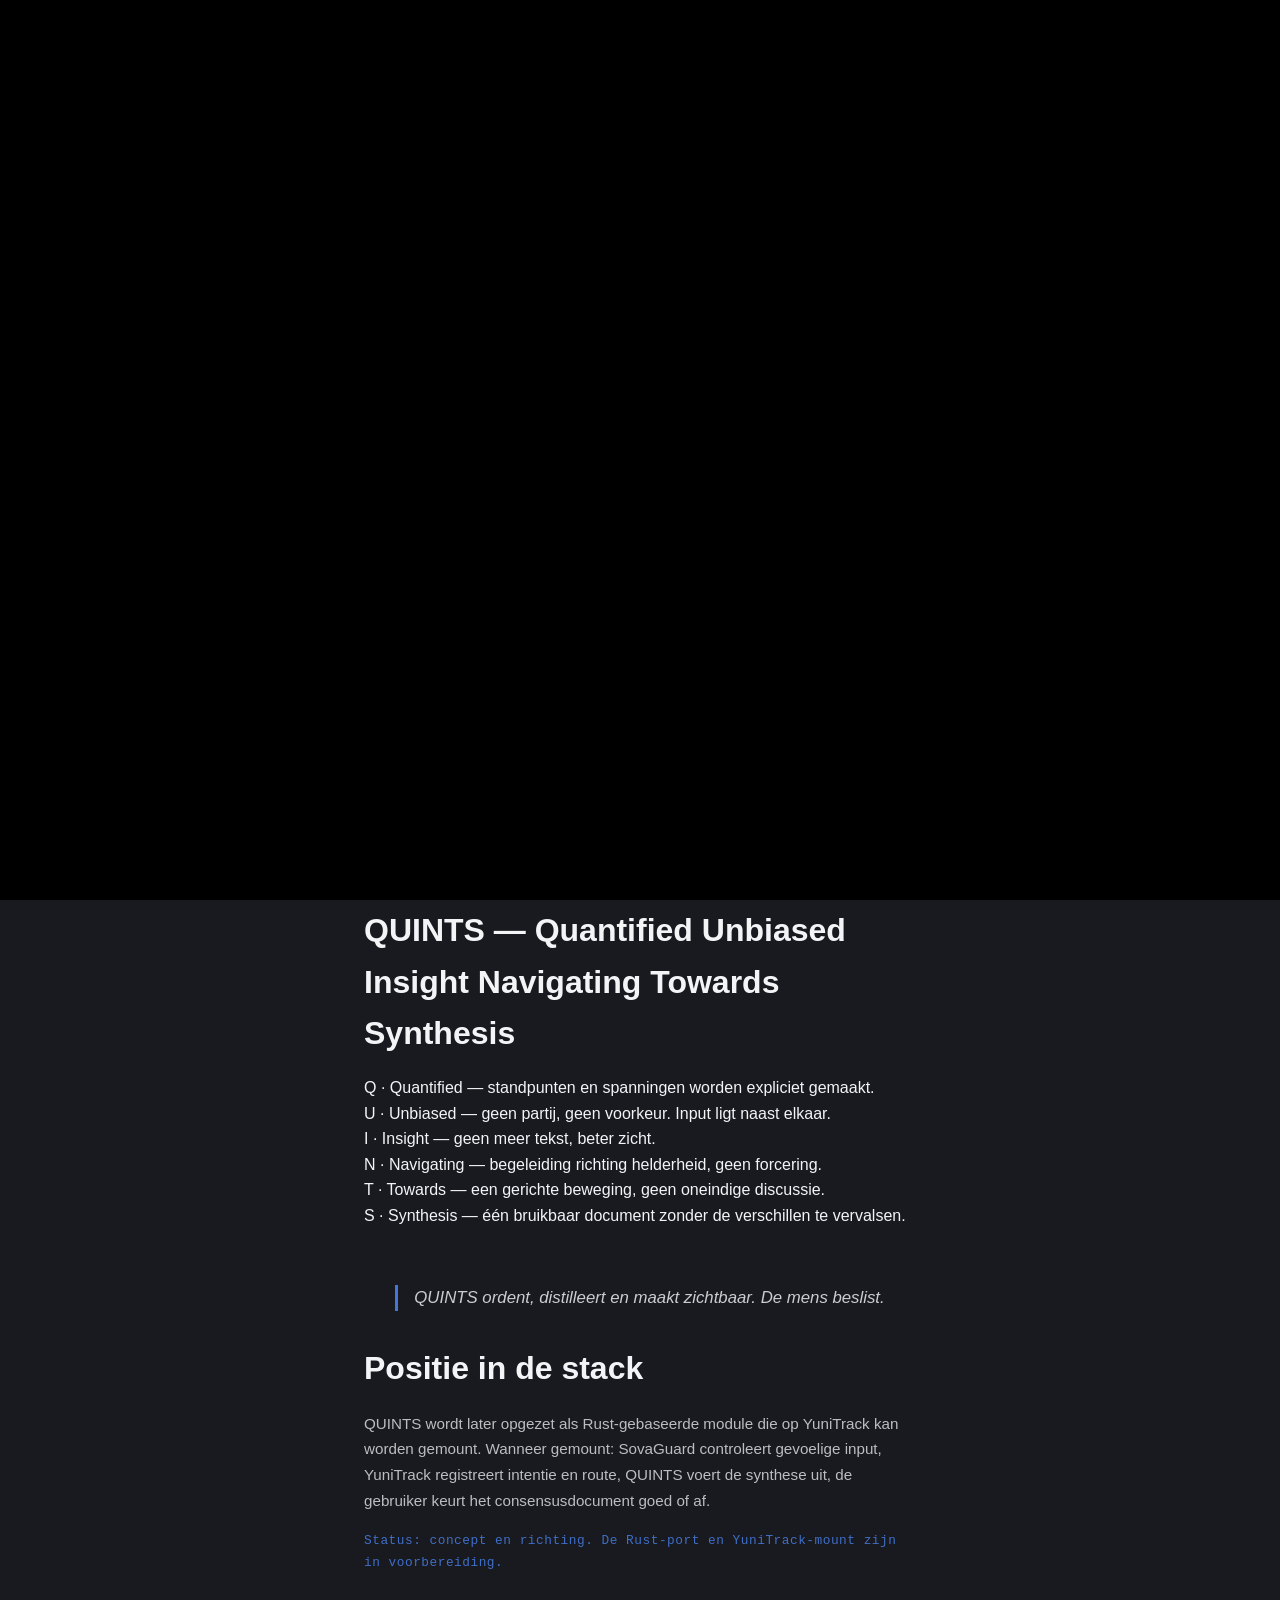
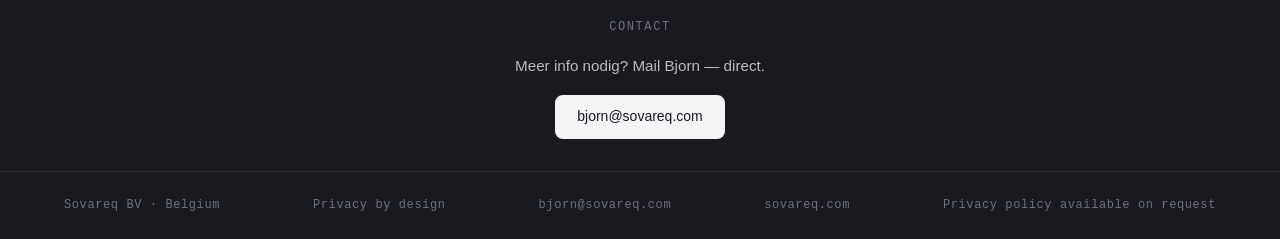
<file: quints.html>
<!doctype html>
<html lang="nl">
  <head>
    <meta charset="utf-8">
    <meta name="viewport" content="width=device-width, initial-scale=1">
    <title>QUINTS | Sovareq</title>
    <meta name="description" content="QUINTS brengt meerdere standpunten naar één helder consensusdocument. Zonder de menselijke beslissing over te nemen.">
    <link rel="icon" type="image/svg+xml" href="assets/sovareq-logo.svg">
    <link rel="stylesheet" href="styles.css">
    <style>
      /* ── YuniTrack page ── */
      .site-overlay { display: none; }

      /* Circular belt overlay */
      .yt-overlay {
        position: fixed;
        top: 50%;
        left: 50%;
        transform: translate(-50%, -50%);
        width: min(92vw, 92vh);
        aspect-ratio: 1;
        pointer-events: none;
        z-index: 0;
        color: var(--color-ink);
      }

      .yt-main {
        position: relative;
        z-index: 1;
        min-height: 100vh;
        display: flex;
        flex-direction: column;
      }

      /* ── Hero ── */
      .yt-hero {
        padding: var(--space-10) var(--space-6) var(--space-6);
        max-width: 600px;
        margin: 0 auto;
        text-align: center;
      }
      .yt-hero a.sg-back { display: inline-flex; align-items: center; gap: var(--space-1); font-size: .85rem; opacity: .55; text-decoration: none; color: var(--color-ink); margin-bottom: var(--space-4); transition: opacity .15s; }
      .yt-hero a.sg-back:hover { opacity: 1; }
      .yt-hero .section-label { display: block; margin-bottom: var(--space-3); }
      .yt-hero h1 { font-size: clamp(2rem, 5vw, 3.4rem); font-weight: 800; letter-spacing: -.02em; line-height: 1.1; margin: 0 0 var(--space-3); }
      .yt-hero .yt-tagline { font-size: clamp(1.1rem, 2.5vw, 1.35rem); font-weight: 600; margin: 0 0 var(--space-4); opacity: .9; }
      .yt-hero .yt-sub { font-size: clamp(.9rem, 1.6vw, 1.05rem); opacity: .72; line-height: 1.65; max-width: 520px; margin: 0 auto var(--space-6); }

      /* ── Intro ── */
      .yt-intro { max-width: 680px; margin: 0 auto; padding: 0 var(--space-6) var(--space-8); text-align: center; }
      .yt-intro p { font-size: clamp(.9rem, 1.6vw, 1.05rem); opacity: .75; line-height: 1.7; margin: 0 0 var(--space-3); }

      /* ── Content grid ── */
      .yt-blocks { max-width: 980px; margin: 0 auto; padding: 0 var(--space-6) var(--space-8); }
      .yt-grid { display: grid; grid-template-columns: repeat(auto-fit, minmax(200px, 1fr)); gap: var(--space-4); }

      /* Block 4 (blue) gets accent styling */
      .yt-block-card.blue { border-top-color: var(--color-accent); }
      .yt-block-num { font-size: .7rem; letter-spacing: .1em; opacity: .4; margin-bottom: var(--space-2); font-weight: 600; }

      /* ── What / What not ── */
      .yt-scope { max-width: 680px; margin: 0 auto var(--space-8); padding: 0 var(--space-6); display: grid; grid-template-columns: 1fr 1fr; gap: var(--space-6); }
      @media (max-width: 560px) { .yt-scope { grid-template-columns: 1fr; } }
      .yt-scope-block h3 { font-size: .95rem; font-weight: 700; margin: 0 0 var(--space-2); }
      .yt-scope-block p  { font-size: .9rem; opacity: .72; line-height: 1.65; margin: 0; }

      /* ── Aanpak ── */
      .yt-aanpak { max-width: 600px; margin: 0 auto var(--space-8); padding: 0 var(--space-6); }
      .yt-aanpak h2 { font-size: clamp(1.4rem, 3vw, 2rem); font-weight: 700; margin-bottom: var(--space-4); }
      .yt-aanpak p  { font-size: .95rem; opacity: .75; line-height: 1.7; margin-bottom: var(--space-3); }
      .yt-aanpak blockquote { border-left: 3px solid var(--color-accent); margin: var(--space-6) 0 0; padding-left: var(--space-4); font-size: 1.05rem; font-style: italic; opacity: .82; }

      /* ── Contact ── */
      .yt-contact { max-width: 540px; margin: 0 auto var(--space-8); padding: 0 var(--space-6); text-align: center; }
      .yt-contact p { opacity: .75; font-size: .95rem; line-height: 1.7; margin-bottom: var(--space-4); }
      .yt-contact a.btn-primary { display: inline-block; }

      /* ── Technical signals ── */
      .yt-signals { max-width: 680px; margin: 0 auto var(--space-8); padding: 0 var(--space-6); }
      .yt-signals-grid { display: flex; flex-wrap: wrap; gap: var(--space-2); }
      .yt-signal-tag { font-size: .78rem; padding: 4px 10px; border: 1px solid rgba(128,128,128,.25); border-radius: 2px; font-family: var(--font-mono, monospace); opacity: .7; }

      /* ── Belt SVG elements ── */
      .yt-belt-ring  { fill: none; stroke: currentColor; stroke-width: 40; stroke-opacity: 0.06; }
      .yt-ring-outer { fill: none; stroke: currentColor; stroke-width: 1; stroke-opacity: 0.08; }
      .yt-ring-inner { fill: none; stroke: currentColor; stroke-width: 1; stroke-opacity: 0.05; }
      .yt-center     { fill: currentColor; fill-opacity: 0.06; }
      .yt-block-path { }
      .yt-validator-body { fill: none; stroke: currentColor; stroke-width: 1.5; stroke-opacity: 0.28; }
      .yt-validator-flash { fill: #cc3030; fill-opacity: 0; }
    </style>
  </head>
  <body>
    <div style="position:fixed;inset:0;background:#000;z-index:99999"></div>


    <div class="portrait-gate" role="alertdialog" aria-label="Oriëntatie vereist">
      <span class="portrait-gate-label">Sovareq — Oriëntatieverificatie</span>
      <svg class="portrait-gate-icon" viewBox="0 0 48 48" fill="none" xmlns="http://www.w3.org/2000/svg" aria-hidden="true">
        <rect x="12" y="4" width="24" height="40" rx="4" stroke="currentColor" stroke-width="2.5"/>
        <circle cx="24" cy="38" r="2" fill="currentColor"/>
        <line x1="16" y1="9" x2="32" y2="9" stroke="currentColor" stroke-width="2" stroke-linecap="round"/>
      </svg>
      <h2>Oriëntatie vereist</h2>
      <p>Draai uw apparaat naar landschapsmodus om door te gaan.</p>
      <span class="portrait-gate-rule">Beleid: Schermoriëntatie — Artikel 1</span>
    </div>

    <!-- ── Circular belt background ── -->
    <div class="yt-overlay" aria-hidden="true">
      <svg id="yt-svg" viewBox="0 0 400 400" xmlns="http://www.w3.org/2000/svg">
        <!-- Belt track ring -->
        <circle cx="200" cy="200" r="130" class="yt-belt-ring"/>
        <!-- Outer decoration ring -->
        <circle cx="200" cy="200" r="172" class="yt-ring-outer"/>
        <!-- Inner decoration ring -->
        <circle cx="200" cy="200" r="88" class="yt-ring-inner"/>
        <!-- Center dot -->
        <circle cx="200" cy="200" r="3" class="yt-center"/>
        <!-- 5 animated blocks (paths filled by JS) -->
        <path id="yt-b0" class="yt-block-path" fill="currentColor" fill-opacity="0.10"/>
        <path id="yt-b1" class="yt-block-path" fill="currentColor" fill-opacity="0.10"/>
        <path id="yt-b2" class="yt-block-path" fill="currentColor" fill-opacity="0.10"/>
        <path id="yt-b3" class="yt-block-path" fill="var(--color-accent)" fill-opacity="0.28"/>
        <path id="yt-b4" class="yt-block-path" fill="currentColor" fill-opacity="0.10"/>
        <!-- Validator position indicator at 10 o'clock (240°) -->
        <!-- Validator at r=158, angle=240°: x=200+158*cos(240°)=200-79=121, y=200+158*sin(240°)=200-136.9=63.1 -->
        <rect id="yt-validator" class="yt-validator-body"
              x="113" y="55" width="16" height="16" rx="1.5"
              transform="rotate(-30 121 63)"/>
        <!-- Red flash overlay on validator -->
        <rect id="yt-validator-flash" class="yt-validator-flash"
              x="113" y="55" width="16" height="16" rx="1.5"
              transform="rotate(-30 121 63)"/>
        <!-- Small tick at validator position on outer ring -->
        <line x1="159" y1="80" x2="148" y2="69" stroke="currentColor" stroke-width="1.5" stroke-opacity="0.20"/>
      </svg>
    </div>

    <header class="site-header">
      <a class="brand" href="index.html" aria-label="Sovareq">
        <img class="brand-mark" src="assets/sovareq-logo.svg" alt="" width="36" height="36">
        <span class="brand-name">Sovareq</span>
      </a>
      <button class="nav-toggle" id="nav-toggle" aria-label="Menu openen" aria-expanded="false">☰</button>
      <nav class="main-nav" id="main-nav" aria-label="Navigatie">
        <a href="sovaguard.html" data-i18n="nav.product">Sovaguard</a>
        <a href="yunitrack.html" data-i18n="nav.yunitrack">YuniTrack</a>
        <a href="sovacount.html" data-i18n="nav.sovacount">SovaCount</a>
        <a href="quints.html" data-i18n="nav.quints" aria-current="page">QUINTS</a>
        <a href="origin.html" data-i18n="nav.origin">Origin</a>
        <a href="index.html#aanpak" data-i18n="nav.approach">Aanpak</a>
        <button class="theme-btn" id="theme-btn" aria-label="Thema wisselen">◐</button>
        <div class="lang-toggle" role="group" aria-label="Taal / Langue / Language">
          <button class="lang-btn" data-lang="nl" aria-pressed="true">NL</button>
          <button class="lang-btn" data-lang="fr" aria-pressed="false">FR</button>
          <button class="lang-btn" data-lang="en" aria-pressed="false">EN</button>
        </div>
        <div class="tone-toggle" role="group" aria-label="Toonlaag">
          <button class="tone-btn active" data-tone="precision" aria-pressed="true">Precisie</button>
          <button class="tone-btn" data-tone="clear" aria-pressed="false">Helder</button>
        </div>
        <a href="index.html#contact" class="nav-cta" data-i18n="nav.contact">Contact</a>
      </nav>
    </header>

    <main class="yt-main">

      <section class="yt-hero">
        <a class="sg-back" href="index.html">← <span data-i18n="sg.back">Terug</span></a>
        <span class="section-label">Module · 04</span>
        <h1 data-tone-key="hero_title">QUINTS</h1>
        <p class="yt-tagline" data-tone-key="hero_tagline">Het vijfde element in het denkproces.</p>
        <p class="yt-sub" data-tone-key="hero_sub">QUINTS komt van het Latijnse quintus — het vijfde. In besluitvorming zijn er vaak meerdere losse perspectieven. Verschillende belangen, visies, zorgen, prioriteiten. Die perspectieven zijn nodig, maar ze vormen nog geen besluit. Het besluit ontstaat pas in de vijfde stap.</p>
      </section>

      <section class="yt-intro">
        <p data-tone-key="intro_p1">Die vijfde stap is geen stemming. Geen compromis. Geen gemiddelde. Geen opgepoetste samenvatting.</p>
        <p data-tone-key="intro_p2">Het is synthese. QUINTS is gebouwd voor dat vijfde moment: het punt waarop meerdere standpunten naast elkaar liggen, de spanningen zichtbaar worden, en er één helder consensusdocument kan ontstaan zonder de verschillen weg te wissen.</p>
      </section>

      <section class="yt-aanpak">
        <h2>Wat QUINTS niet vraagt</h2>
        <ul style="list-style:none;padding:0;margin:0;">
          <li>Wie heeft gelijk?</li>
        </ul>
      </section>

      <section class="yt-aanpak">
        <h2>Wat QUINTS wel vraagt</h2>
        <ul style="list-style:none;padding:0;margin:0;">
          <li>Wat blijft overeind als we alles naast elkaar leggen?</li>
        </ul>
      </section>

      <section class="yt-aanpak">
        <h2>QUINTS — Quantified Unbiased Insight Navigating Towards Synthesis</h2>
        <ul style="list-style:none;padding:0;margin:0;">
          <li>Q · Quantified — standpunten en spanningen worden expliciet gemaakt.</li>
          <li>U · Unbiased — geen partij, geen voorkeur. Input ligt naast elkaar.</li>
          <li>I · Insight — geen meer tekst, beter zicht.</li>
          <li>N · Navigating — begeleiding richting helderheid, geen forcering.</li>
          <li>T · Towards — een gerichte beweging, geen oneindige discussie.</li>
          <li>S · Synthesis — één bruikbaar document zonder de verschillen te vervalsen.</li>
        </ul>
      </section>

      <section class="yt-aanpak">
        <blockquote data-tone-key="kernzin">QUINTS ordent, distilleert en maakt zichtbaar. De mens beslist.</blockquote>
      </section>

      <section class="yt-aanpak">
        <h2>Positie in de stack</h2>
        <p>QUINTS wordt later opgezet als Rust-gebaseerde module die op YuniTrack kan worden gemount. Wanneer gemount: SovaGuard controleert gevoelige input, YuniTrack registreert intentie en route, QUINTS voert de synthese uit, de gebruiker keurt het consensusdocument goed of af.</p>
        <p style="font-family:var(--font-mono);font-size:.8rem;color:var(--color-accent);letter-spacing:.04em;margin-top:var(--space-4);">Status: concept en richting. De Rust-port en YuniTrack-mount zijn in voorbereiding.</p>
      </section>

      <section class="yt-contact">
        <span class="section-label" data-i18n="contact.label">Contact</span>
        <p data-tone-key="contact_text">Meer info nodig? Mail Bjorn — direct.</p>
        <a class="btn-primary" href="mailto:bjorn@sovareq.com">bjorn@sovareq.com</a>
      </section>

    </main>

    <footer class="site-footer">
      <span data-i18n="footer.company">Sovareq BV · België</span>
      <span>Privacy by design</span>
      <span><a href="mailto:bjorn@sovareq.com">bjorn@sovareq.com</a></span>
      <span>sovareq.com</span>
      <span data-i18n="footer.privacy">Privacybeleid beschikbaar op aanvraag</span>
    </footer>

    <script>
      /* ── i18n (nav/footer only) ── */
      var T = {
        nl: { 'nav.product':'Sovaguard','nav.yunitrack':'YuniTrack','nav.sovacount':'SovaCount','nav.quints':'QUINTS','nav.origin':'Origin','nav.approach':'Aanpak','nav.contact':'Contact','approach.label':'Aanpak','contact.label':'Contact','footer.company':'Sovareq BV · België','footer.privacy':'Privacybeleid beschikbaar op aanvraag','sg.back':'Terug' },
        fr: { 'nav.product':'Sovaguard','nav.yunitrack':'YuniTrack','nav.sovacount':'SovaCount','nav.quints':'QUINTS','nav.origin':'Origin','nav.approach':'Approche','nav.contact':'Contact','approach.label':'Approche','contact.label':'Contact','footer.company':'Sovareq BV · Belgique','footer.privacy':'Politique de confidentialité disponible sur demande','sg.back':'Retour' },
        en: { 'nav.product':'Sovaguard','nav.yunitrack':'YuniTrack','nav.sovacount':'SovaCount','nav.quints':'QUINTS','nav.origin':'Origin','nav.approach':'Approach','nav.contact':'Contact','approach.label':'Approach','contact.label':'Contact','footer.company':'Sovareq BV · Belgium','footer.privacy':'Privacy policy available on request','sg.back':'Back' },
      };

      function applyLang(lang) {
        var dict = T[lang]; if (!dict) return;
        document.documentElement.lang = lang;
        document.querySelectorAll('[data-i18n]').forEach(function(el) { var v=dict[el.dataset.i18n]; if(v!==undefined) el.textContent=v; });
        document.querySelectorAll('.lang-btn').forEach(function(btn) { var a=btn.dataset.lang===lang; btn.classList.toggle('active',a); btn.setAttribute('aria-pressed',a); });
        try { localStorage.setItem('sq-lang', lang); } catch(e) {}
      }
      document.querySelectorAll('.lang-btn').forEach(function(btn){ btn.addEventListener('click', function(){ applyLang(btn.dataset.lang); }); });
      var savedLang = null; try { savedLang=localStorage.getItem('sq-lang'); } catch(e) {}
      var browserLang = (navigator.language||'nl').slice(0,2).toLowerCase();
      applyLang(savedLang || (['nl','fr','en'].indexOf(browserLang)>-1?browserLang:'nl'));

      /* ── Tone texts ── */
      var toneTexts = {
        precision: {
          hero_title:    'QUINTS',
          hero_tagline:  'Het vijfde element in het denkproces.',
          hero_sub:      'QUINTS komt van het Latijnse quintus — het vijfde. In besluitvorming zijn er vaak meerdere losse perspectieven. Verschillende belangen, visies, zorgen, prioriteiten. Die perspectieven zijn nodig, maar ze vormen nog geen besluit. Het besluit ontstaat pas in de vijfde stap.',
          intro_p1:      'Die vijfde stap is geen stemming. Geen compromis. Geen gemiddelde. Geen opgepoetste samenvatting.',
          intro_p2:      'Het is synthese. QUINTS is gebouwd voor dat vijfde moment: het punt waarop meerdere standpunten naast elkaar liggen, de spanningen zichtbaar worden, en er één helder consensusdocument kan ontstaan zonder de verschillen weg te wissen.',
          kernzin:       'QUINTS ordent, distilleert en maakt zichtbaar. De mens beslist.',
          contact_text:  'Meer info nodig? Mail Bjorn — direct.',
        },
        clear: {
          hero_title:    'QUINTS',
          hero_tagline:  'Van meerdere meningen naar één duidelijk document.',
          hero_sub:      'Soms heeft een groep meerdere visies, en moet er één duidelijke richting uit komen. QUINTS legt die visies naast elkaar en maakt er één leesbaar consensusdocument van. Zonder dat het systeem voor jou beslist.',
          intro_p1:      'QUINTS forceert geen keuze.',
          intro_p2:      'Het systeem ordent wat verschillende mensen denken en bouwt daar één leesbaar document uit. Wat verschilt, blijft verschillen. Wat overlapt, wordt zichtbaar.',
          kernzin:       'Het systeem ordent. De mens beslist.',
          contact_text:  'Meer info? Mail Bjorn.',
        },
      };

      function applyTone(tone) {
        var texts = toneTexts[tone]; if (!texts) return;
        document.querySelectorAll('[data-tone-key]').forEach(function(el) {
          var v = texts[el.dataset.toneKey];
          if (v !== undefined) el.textContent = v;
        });
        document.querySelectorAll('.tone-btn').forEach(function(btn) {
          var a = btn.dataset.tone === tone;
          btn.classList.toggle('active', a);
          btn.setAttribute('aria-pressed', a);
        });
        try { localStorage.setItem('sq-tone', tone); } catch(e) {}
      }

      document.querySelectorAll('.tone-btn').forEach(function(btn) {
        btn.addEventListener('click', function() { applyTone(btn.dataset.tone); });
      });

      /* Init tone */
      var savedTone = null; try { savedTone = localStorage.getItem('sq-tone'); } catch(e) {}
      applyTone(savedTone === 'clear' ? 'clear' : 'precision');

      /* ── Nav hamburger ── */
      (function() {
        var toggle = document.getElementById('nav-toggle');
        var nav = document.getElementById('main-nav');
        if (!toggle || !nav) return;
        function close() { nav.classList.remove('open'); toggle.setAttribute('aria-expanded','false'); toggle.textContent='☰'; }
        toggle.addEventListener('click', function() {
          var open = nav.classList.toggle('open');
          toggle.setAttribute('aria-expanded', open);
          toggle.textContent = open ? '✕' : '☰';
        });
        document.addEventListener('keydown', function(e) { if (e.key==='Escape') close(); });
        nav.querySelectorAll('a').forEach(function(a) { a.addEventListener('click', close); });
      })();

      /* ── Theme toggle ── */
      (function() {
        var btn = document.getElementById('theme-btn');
        var html = document.documentElement;
        var saved = null; try { saved = localStorage.getItem('sq-theme'); } catch(e) {}
        if (saved === 'light') html.setAttribute('data-theme','light');
        if (btn) btn.addEventListener('click', function() {
          var isLight = html.getAttribute('data-theme') === 'light';
          if (isLight) { html.removeAttribute('data-theme'); try{localStorage.setItem('sq-theme','dark');}catch(e){} }
          else { html.setAttribute('data-theme','light'); try{localStorage.setItem('sq-theme','light');}catch(e){} }
        });
      })();

      /* ── Circular belt animation ── */
      (function() {
        if (matchMedia('(prefers-reduced-motion: reduce)').matches) return;

        var cx = 200, cy = 200;
        var R_OUT = 150, R_IN = 110;
        var PERIOD_MS = 3800;      /* one full revolution */
        var HEARTBEAT_MS = 800;
        var RED_FLASH_MS = 200;

        /* Block layout: same proportions as side-view belt (36px block, 10px gap, 230px tile) */
        var BLOCK_DEG = 36 / 230 * 360;   /* ≈ 56.35° */
        var GAP_DEG   = 10 / 230 * 360;   /* ≈ 15.65° */
        var PITCH_DEG = BLOCK_DEG + GAP_DEG; /* ≈ 72° */

        /* 5 blocks: 0=white,1=white,2=white,3=BLUE(4th),4=white */
        var blockStarts = [0, PITCH_DEG, 2*PITCH_DEG, 3*PITCH_DEG, 4*PITCH_DEG];
        var blockEls = [
          document.getElementById('yt-b0'),
          document.getElementById('yt-b1'),
          document.getElementById('yt-b2'),
          document.getElementById('yt-b3'),
          document.getElementById('yt-b4'),
        ];
        var validatorFlash = document.getElementById('yt-validator-flash');

        /* Validator at 10 o'clock = 240° in SVG angle system (0=right, CW) */
        var VALIDATOR_DEG = 240;

        /* Blue block center at rot=0 */
        var BLUE_CENTER_0 = 3 * PITCH_DEG + BLOCK_DEG / 2; /* ≈ 244.2° */

        var heartbeatStart = null;
        var redFlashStart  = null;
        var blueCount      = 0;
        var lastBlueDeg    = BLUE_CENTER_0;
        var startTime      = performance.now();

        function toRad(d) { return d * Math.PI / 180; }

        function arcPath(a1r, a2r) {
          var large = (a2r - a1r > Math.PI) ? 1 : 0;
          var ox1 = cx + R_OUT * Math.cos(a1r), oy1 = cy + R_OUT * Math.sin(a1r);
          var ox2 = cx + R_OUT * Math.cos(a2r), oy2 = cy + R_OUT * Math.sin(a2r);
          var ix2 = cx + R_IN  * Math.cos(a2r), iy2 = cy + R_IN  * Math.sin(a2r);
          var ix1 = cx + R_IN  * Math.cos(a1r), iy1 = cy + R_IN  * Math.sin(a1r);
          return 'M'+ox1+' '+oy1+' A'+R_OUT+' '+R_OUT+' 0 '+large+' 1 '+ox2+' '+oy2
               + ' L'+ix2+' '+iy2+' A'+R_IN+' '+R_IN+' 0 '+large+' 0 '+ix1+' '+iy1+'Z';
        }

        function normDeg(d) { return ((d % 360) + 360) % 360; }

        function tick(now) {
          var elapsed = now - startTime;
          var rotDeg  = (elapsed / PERIOD_MS * 360) % 360;

          /* Current blue center angle */
          var blueDeg = normDeg(BLUE_CENTER_0 + rotDeg);
          var prev    = normDeg(lastBlueDeg);

          /* Detect crossing of VALIDATOR_DEG */
          var crossed = false;
          if (blueDeg >= prev) {
            crossed = prev <= VALIDATOR_DEG && blueDeg > VALIDATOR_DEG;
          } else {
            /* Wrapped around 360 */
            crossed = prev <= VALIDATOR_DEG || blueDeg > VALIDATOR_DEG;
          }
          if (crossed) {
            heartbeatStart = now;
            blueCount++;
            if (blueCount % 3 === 0) redFlashStart = now;
          }
          lastBlueDeg = blueDeg;

          /* Draw blocks */
          for (var i = 0; i < 5; i++) {
            var a1r = toRad(blockStarts[i] + rotDeg);
            var a2r = toRad(blockStarts[i] + BLOCK_DEG + rotDeg);
            var p   = arcPath(a1r, a2r);
            if (blockEls[i]) blockEls[i].setAttribute('d', p);

            /* Blue heartbeat */
            if (i === 3 && blockEls[3]) {
              var inBeat = heartbeatStart && (now - heartbeatStart) < HEARTBEAT_MS;
              if (inBeat) {
                var t = (now - heartbeatStart) / HEARTBEAT_MS;
                /* Peak at t=0.4, ease in/out */
                var brightness = t < 0.4 ? t / 0.4 : 1 - (t - 0.4) / 0.6;
                var op = 0.28 + 0.72 * brightness;
                blockEls[3].setAttribute('fill-opacity', op.toFixed(3));
              } else {
                blockEls[3].setAttribute('fill-opacity', '0.28');
              }
            }
          }

          /* Validator red flash */
          if (validatorFlash) {
            if (redFlashStart && (now - redFlashStart) < RED_FLASH_MS) {
              var rp = (now - redFlashStart) / RED_FLASH_MS;
              var rop = (1 - rp) * 0.45;
              validatorFlash.setAttribute('fill-opacity', rop.toFixed(3));
            } else {
              validatorFlash.setAttribute('fill-opacity', '0');
            }
          }

          requestAnimationFrame(tick);
        }

        requestAnimationFrame(tick);
      })();
    </script>
  </body>
</html>
</file>
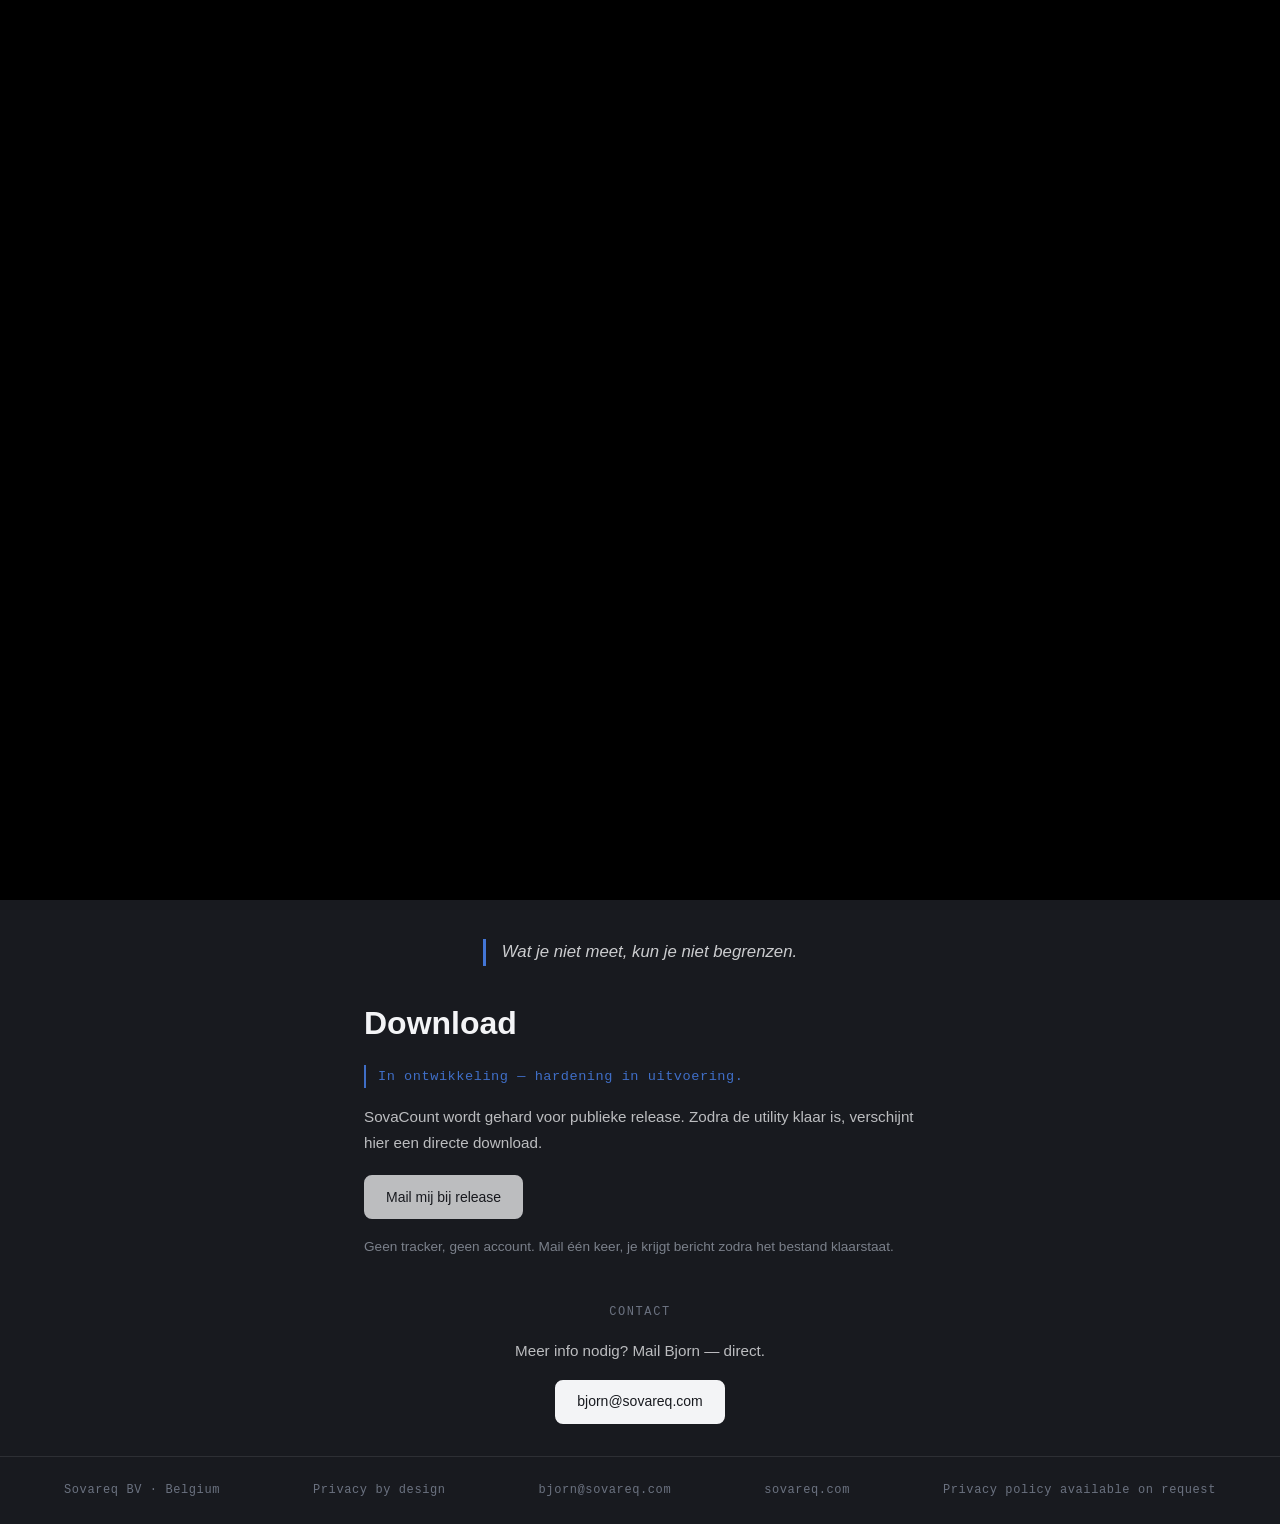
<file: sovacount.html>
<!doctype html>
<html lang="nl">
  <head>
    <meta charset="utf-8">
    <meta name="viewport" content="width=device-width, initial-scale=1">
    <title>SovaCount | Sovareq</title>
    <meta name="description" content="SovaCount maakt zichtbaar wat AI-gebruik werkelijk kost. Downloadbare utility voor calls, tokens, patronen en kostindicatie.">
    <link rel="icon" type="image/svg+xml" href="assets/sovareq-logo.svg">
    <link rel="stylesheet" href="styles.css">
    <style>
      /* ── YuniTrack page ── */
      .site-overlay { display: none; }

      /* Circular belt overlay */
      .yt-overlay {
        position: fixed;
        top: 50%;
        left: 50%;
        transform: translate(-50%, -50%);
        width: min(92vw, 92vh);
        aspect-ratio: 1;
        pointer-events: none;
        z-index: 0;
        color: var(--color-ink);
      }

      .yt-main {
        position: relative;
        z-index: 1;
        min-height: 100vh;
        display: flex;
        flex-direction: column;
      }

      /* ── Hero ── */
      .yt-hero {
        padding: var(--space-10) var(--space-6) var(--space-6);
        max-width: 600px;
        margin: 0 auto;
        text-align: center;
      }
      .yt-hero a.sg-back { display: inline-flex; align-items: center; gap: var(--space-1); font-size: .85rem; opacity: .55; text-decoration: none; color: var(--color-ink); margin-bottom: var(--space-4); transition: opacity .15s; }
      .yt-hero a.sg-back:hover { opacity: 1; }
      .yt-hero .section-label { display: block; margin-bottom: var(--space-3); }
      .yt-hero h1 { font-size: clamp(2rem, 5vw, 3.4rem); font-weight: 800; letter-spacing: -.02em; line-height: 1.1; margin: 0 0 var(--space-3); }
      .yt-hero .yt-tagline { font-size: clamp(1.1rem, 2.5vw, 1.35rem); font-weight: 600; margin: 0 0 var(--space-4); opacity: .9; }
      .yt-hero .yt-sub { font-size: clamp(.9rem, 1.6vw, 1.05rem); opacity: .72; line-height: 1.65; max-width: 520px; margin: 0 auto var(--space-6); }

      /* ── Intro ── */
      .yt-intro { max-width: 680px; margin: 0 auto; padding: 0 var(--space-6) var(--space-8); text-align: center; }
      .yt-intro p { font-size: clamp(.9rem, 1.6vw, 1.05rem); opacity: .75; line-height: 1.7; margin: 0 0 var(--space-3); }

      /* ── Content grid ── */
      .yt-blocks { max-width: 980px; margin: 0 auto; padding: 0 var(--space-6) var(--space-8); }
      .yt-grid { display: grid; grid-template-columns: repeat(auto-fit, minmax(200px, 1fr)); gap: var(--space-4); }

      /* Block 4 (blue) gets accent styling */
      .yt-block-card.blue { border-top-color: var(--color-accent); }
      .yt-block-num { font-size: .7rem; letter-spacing: .1em; opacity: .4; margin-bottom: var(--space-2); font-weight: 600; }

      /* ── What / What not ── */
      .yt-scope { max-width: 680px; margin: 0 auto var(--space-8); padding: 0 var(--space-6); display: grid; grid-template-columns: 1fr 1fr; gap: var(--space-6); }
      @media (max-width: 560px) { .yt-scope { grid-template-columns: 1fr; } }
      .yt-scope-block h3 { font-size: .95rem; font-weight: 700; margin: 0 0 var(--space-2); }
      .yt-scope-block p  { font-size: .9rem; opacity: .72; line-height: 1.65; margin: 0; }

      /* ── Aanpak ── */
      .yt-aanpak { max-width: 600px; margin: 0 auto var(--space-8); padding: 0 var(--space-6); }
      .yt-aanpak h2 { font-size: clamp(1.4rem, 3vw, 2rem); font-weight: 700; margin-bottom: var(--space-4); }
      .yt-aanpak p  { font-size: .95rem; opacity: .75; line-height: 1.7; margin-bottom: var(--space-3); }
      .yt-aanpak blockquote { border-left: 3px solid var(--color-accent); margin: var(--space-6) 0 0; padding-left: var(--space-4); font-size: 1.05rem; font-style: italic; opacity: .82; }

      /* ── Contact ── */
      .yt-contact { max-width: 540px; margin: 0 auto var(--space-8); padding: 0 var(--space-6); text-align: center; }
      .yt-contact p { opacity: .75; font-size: .95rem; line-height: 1.7; margin-bottom: var(--space-4); }
      .yt-contact a.btn-primary { display: inline-block; }

      /* ── Technical signals ── */
      .yt-signals { max-width: 680px; margin: 0 auto var(--space-8); padding: 0 var(--space-6); }
      .yt-signals-grid { display: flex; flex-wrap: wrap; gap: var(--space-2); }
      .yt-signal-tag { font-size: .78rem; padding: 4px 10px; border: 1px solid rgba(128,128,128,.25); border-radius: 2px; font-family: var(--font-mono, monospace); opacity: .7; }

      /* ── Belt SVG elements ── */
      .yt-belt-ring  { fill: none; stroke: currentColor; stroke-width: 40; stroke-opacity: 0.06; }
      .yt-ring-outer { fill: none; stroke: currentColor; stroke-width: 1; stroke-opacity: 0.08; }
      .yt-ring-inner { fill: none; stroke: currentColor; stroke-width: 1; stroke-opacity: 0.05; }
      .yt-center     { fill: currentColor; fill-opacity: 0.06; }
      .yt-block-path { }
      .yt-validator-body { fill: none; stroke: currentColor; stroke-width: 1.5; stroke-opacity: 0.28; }
      .yt-validator-flash { fill: #cc3030; fill-opacity: 0; }
    </style>
  </head>
  <body>
    <div style="position:fixed;inset:0;background:#000;z-index:99999"></div>


    <div class="portrait-gate" role="alertdialog" aria-label="Oriëntatie vereist">
      <span class="portrait-gate-label">Sovareq — Oriëntatieverificatie</span>
      <svg class="portrait-gate-icon" viewBox="0 0 48 48" fill="none" xmlns="http://www.w3.org/2000/svg" aria-hidden="true">
        <rect x="12" y="4" width="24" height="40" rx="4" stroke="currentColor" stroke-width="2.5"/>
        <circle cx="24" cy="38" r="2" fill="currentColor"/>
        <line x1="16" y1="9" x2="32" y2="9" stroke="currentColor" stroke-width="2" stroke-linecap="round"/>
      </svg>
      <h2>Oriëntatie vereist</h2>
      <p>Draai uw apparaat naar landschapsmodus om door te gaan.</p>
      <span class="portrait-gate-rule">Beleid: Schermoriëntatie — Artikel 1</span>
    </div>

    <!-- ── Circular belt background ── -->
    <div class="yt-overlay" aria-hidden="true">
      <svg id="yt-svg" viewBox="0 0 400 400" xmlns="http://www.w3.org/2000/svg">
        <!-- Belt track ring -->
        <circle cx="200" cy="200" r="130" class="yt-belt-ring"/>
        <!-- Outer decoration ring -->
        <circle cx="200" cy="200" r="172" class="yt-ring-outer"/>
        <!-- Inner decoration ring -->
        <circle cx="200" cy="200" r="88" class="yt-ring-inner"/>
        <!-- Center dot -->
        <circle cx="200" cy="200" r="3" class="yt-center"/>
        <!-- 5 animated blocks (paths filled by JS) -->
        <path id="yt-b0" class="yt-block-path" fill="currentColor" fill-opacity="0.10"/>
        <path id="yt-b1" class="yt-block-path" fill="currentColor" fill-opacity="0.10"/>
        <path id="yt-b2" class="yt-block-path" fill="currentColor" fill-opacity="0.10"/>
        <path id="yt-b3" class="yt-block-path" fill="var(--color-accent)" fill-opacity="0.28"/>
        <path id="yt-b4" class="yt-block-path" fill="currentColor" fill-opacity="0.10"/>
        <!-- Validator position indicator at 10 o'clock (240°) -->
        <!-- Validator at r=158, angle=240°: x=200+158*cos(240°)=200-79=121, y=200+158*sin(240°)=200-136.9=63.1 -->
        <rect id="yt-validator" class="yt-validator-body"
              x="113" y="55" width="16" height="16" rx="1.5"
              transform="rotate(-30 121 63)"/>
        <!-- Red flash overlay on validator -->
        <rect id="yt-validator-flash" class="yt-validator-flash"
              x="113" y="55" width="16" height="16" rx="1.5"
              transform="rotate(-30 121 63)"/>
        <!-- Small tick at validator position on outer ring -->
        <line x1="159" y1="80" x2="148" y2="69" stroke="currentColor" stroke-width="1.5" stroke-opacity="0.20"/>
      </svg>
    </div>

    <header class="site-header">
      <a class="brand" href="index.html" aria-label="Sovareq">
        <img class="brand-mark" src="assets/sovareq-logo.svg" alt="" width="36" height="36">
        <span class="brand-name">Sovareq</span>
      </a>
      <button class="nav-toggle" id="nav-toggle" aria-label="Menu openen" aria-expanded="false">☰</button>
      <nav class="main-nav" id="main-nav" aria-label="Navigatie">
        <a href="sovaguard.html" data-i18n="nav.product">Sovaguard</a>
        <a href="yunitrack.html" data-i18n="nav.yunitrack">YuniTrack</a>
        <a href="sovacount.html" data-i18n="nav.sovacount" aria-current="page">SovaCount</a>
        <a href="quints.html" data-i18n="nav.quints">QUINTS</a>
        <a href="origin.html" data-i18n="nav.origin">Origin</a>
        <a href="index.html#aanpak" data-i18n="nav.approach">Aanpak</a>
        <button class="theme-btn" id="theme-btn" aria-label="Thema wisselen">◐</button>
        <div class="lang-toggle" role="group" aria-label="Taal / Langue / Language">
          <button class="lang-btn" data-lang="nl" aria-pressed="true">NL</button>
          <button class="lang-btn" data-lang="fr" aria-pressed="false">FR</button>
          <button class="lang-btn" data-lang="en" aria-pressed="false">EN</button>
        </div>
        <div class="tone-toggle" role="group" aria-label="Toonlaag">
          <button class="tone-btn active" data-tone="precision" aria-pressed="true">Precisie</button>
          <button class="tone-btn" data-tone="clear" aria-pressed="false">Helder</button>
        </div>
        <a href="index.html#contact" class="nav-cta" data-i18n="nav.contact">Contact</a>
      </nav>
    </header>

    <main class="yt-main">

      <section class="yt-hero">
        <a class="sg-back" href="index.html">← <span data-i18n="sg.back">Terug</span></a>
        <span class="section-label">Module · 03</span>
        <h1 data-tone-key="hero_title">SovaCount</h1>
        <p class="yt-tagline" data-tone-key="hero_tagline">Downloadbare utility voor AI-verbruik en kosteninzicht.</p>
        <p class="yt-sub" data-tone-key="hero_sub">AI lijkt vaak goedkoop zolang je naar één prompt kijkt. In echte workflows stapelen kosten zich op: modelcalls, tokens, samenvattingen, retries, context, voice-output en herhaling. Zonder meting wordt AI-verbruik een blinde vlek.</p>
      </section>

      <section class="yt-intro">
        <p data-tone-key="intro_p1">SovaCount is gebouwd om die blinde vlek zichtbaar te maken.</p>
        <p data-tone-key="intro_p2">De tool helpt gebruikers, makers en kleine teams om grip te krijgen op AI-verbruik. Geen zwaar dashboard — een sobere utility die laat zien waar verbruik ontstaat en waar betere routing of lokale verwerking zinvol kan worden.</p>
      </section>

      <section class="yt-aanpak">
        <h2>Wat je ziet</h2>
        <ul style="list-style:none;padding:0;margin:0;">
          <li>Modelcalls per route</li>
          <li>Tokenverbruik per sessie</li>
          <li>Gebruikspatronen over tijd</li>
          <li>Herhaling en duplicatie</li>
          <li>Kostindicatie per model</li>
          <li>Mogelijke optimalisatiepunten</li>
        </ul>
      </section>

      <section class="yt-aanpak">
        <blockquote data-tone-key="kernzin">Wat je niet meet, kun je niet begrenzen.</blockquote>
      </section>

      <section class="yt-aanpak">
        <h2>Download</h2>
        <p style="font-family:var(--font-mono);font-size:.85rem;color:var(--color-accent);letter-spacing:.04em;border-left:2px solid var(--color-accent);padding-left:var(--space-3);margin:var(--space-4) 0;">In ontwikkeling — hardening in uitvoering.</p>
        <p>SovaCount wordt gehard voor publieke release. Zodra de utility klaar is, verschijnt hier een directe download.</p>
        <p style="margin-top:var(--space-5);"><a class="btn-primary" href="mailto:bjorn@sovareq.com?subject=SovaCount%20release">Mail mij bij release</a></p>
        <p style="font-size:.85rem;color:var(--color-ink-muted);margin-top:var(--space-4);">Geen tracker, geen account. Mail één keer, je krijgt bericht zodra het bestand klaarstaat.</p>
      </section>

      <section class="yt-contact">
        <span class="section-label" data-i18n="contact.label">Contact</span>
        <p data-tone-key="contact_text">Meer info nodig? Mail Bjorn — direct.</p>
        <a class="btn-primary" href="mailto:bjorn@sovareq.com">bjorn@sovareq.com</a>
      </section>

    </main>

    <footer class="site-footer">
      <span data-i18n="footer.company">Sovareq BV · België</span>
      <span>Privacy by design</span>
      <span><a href="mailto:bjorn@sovareq.com">bjorn@sovareq.com</a></span>
      <span>sovareq.com</span>
      <span data-i18n="footer.privacy">Privacybeleid beschikbaar op aanvraag</span>
    </footer>

    <script>
      /* ── i18n (nav/footer only) ── */
      var T = {
        nl: { 'nav.product':'Sovaguard','nav.yunitrack':'YuniTrack','nav.sovacount':'SovaCount','nav.quints':'QUINTS','nav.origin':'Origin','nav.approach':'Aanpak','nav.contact':'Contact','approach.label':'Aanpak','contact.label':'Contact','footer.company':'Sovareq BV · België','footer.privacy':'Privacybeleid beschikbaar op aanvraag','sg.back':'Terug' },
        fr: { 'nav.product':'Sovaguard','nav.yunitrack':'YuniTrack','nav.sovacount':'SovaCount','nav.quints':'QUINTS','nav.origin':'Origin','nav.approach':'Approche','nav.contact':'Contact','approach.label':'Approche','contact.label':'Contact','footer.company':'Sovareq BV · Belgique','footer.privacy':'Politique de confidentialité disponible sur demande','sg.back':'Retour' },
        en: { 'nav.product':'Sovaguard','nav.yunitrack':'YuniTrack','nav.sovacount':'SovaCount','nav.quints':'QUINTS','nav.origin':'Origin','nav.approach':'Approach','nav.contact':'Contact','approach.label':'Approach','contact.label':'Contact','footer.company':'Sovareq BV · Belgium','footer.privacy':'Privacy policy available on request','sg.back':'Back' },
      };

      function applyLang(lang) {
        var dict = T[lang]; if (!dict) return;
        document.documentElement.lang = lang;
        document.querySelectorAll('[data-i18n]').forEach(function(el) { var v=dict[el.dataset.i18n]; if(v!==undefined) el.textContent=v; });
        document.querySelectorAll('.lang-btn').forEach(function(btn) { var a=btn.dataset.lang===lang; btn.classList.toggle('active',a); btn.setAttribute('aria-pressed',a); });
        try { localStorage.setItem('sq-lang', lang); } catch(e) {}
      }
      document.querySelectorAll('.lang-btn').forEach(function(btn){ btn.addEventListener('click', function(){ applyLang(btn.dataset.lang); }); });
      var savedLang = null; try { savedLang=localStorage.getItem('sq-lang'); } catch(e) {}
      var browserLang = (navigator.language||'nl').slice(0,2).toLowerCase();
      applyLang(savedLang || (['nl','fr','en'].indexOf(browserLang)>-1?browserLang:'nl'));

      /* ── Tone texts ── */
      var toneTexts = {
        precision: {
          hero_title:    'SovaCount',
          hero_tagline:  'Downloadbare utility voor AI-verbruik en kosteninzicht.',
          hero_sub:      'AI lijkt vaak goedkoop zolang je naar één prompt kijkt. In echte workflows stapelen kosten zich op: modelcalls, tokens, samenvattingen, retries, context, voice-output en herhaling. Zonder meting wordt AI-verbruik een blinde vlek.',
          intro_p1:      'SovaCount is gebouwd om die blinde vlek zichtbaar te maken.',
          intro_p2:      'De tool helpt gebruikers, makers en kleine teams om grip te krijgen op AI-verbruik. Geen zwaar dashboard — een sobere utility die laat zien waar verbruik ontstaat en waar betere routing of lokale verwerking zinvol kan worden.',
          kernzin:       'Wat je niet meet, kun je niet begrenzen.',
          contact_text:  'Meer info nodig? Mail Bjorn — direct.',
        },
        clear: {
          hero_title:    'SovaCount',
          hero_tagline:  'Zien wat AI kost.',
          hero_sub:      'AI lijkt goedkoop bij één vraag. Maar in échte workflows stapelt het zich op. SovaCount maakt zichtbaar waar je verbruik en kosten ontstaan, voordat ze onbeheersbaar worden.',
          intro_p1:      'SovaCount maakt AI-verbruik meetbaar.',
          intro_p2:      'Geen complex dashboard — gewoon een tool die laat zien wat er gebeurt en waar je kunt besparen.',
          kernzin:       'Meten is begrenzen.',
          contact_text:  'Meer info? Mail Bjorn.',
        },
      };

      function applyTone(tone) {
        var texts = toneTexts[tone]; if (!texts) return;
        document.querySelectorAll('[data-tone-key]').forEach(function(el) {
          var v = texts[el.dataset.toneKey];
          if (v !== undefined) el.textContent = v;
        });
        document.querySelectorAll('.tone-btn').forEach(function(btn) {
          var a = btn.dataset.tone === tone;
          btn.classList.toggle('active', a);
          btn.setAttribute('aria-pressed', a);
        });
        try { localStorage.setItem('sq-tone', tone); } catch(e) {}
      }

      document.querySelectorAll('.tone-btn').forEach(function(btn) {
        btn.addEventListener('click', function() { applyTone(btn.dataset.tone); });
      });

      /* Init tone */
      var savedTone = null; try { savedTone = localStorage.getItem('sq-tone'); } catch(e) {}
      applyTone(savedTone === 'clear' ? 'clear' : 'precision');

      /* ── Nav hamburger ── */
      (function() {
        var toggle = document.getElementById('nav-toggle');
        var nav = document.getElementById('main-nav');
        if (!toggle || !nav) return;
        function close() { nav.classList.remove('open'); toggle.setAttribute('aria-expanded','false'); toggle.textContent='☰'; }
        toggle.addEventListener('click', function() {
          var open = nav.classList.toggle('open');
          toggle.setAttribute('aria-expanded', open);
          toggle.textContent = open ? '✕' : '☰';
        });
        document.addEventListener('keydown', function(e) { if (e.key==='Escape') close(); });
        nav.querySelectorAll('a').forEach(function(a) { a.addEventListener('click', close); });
      })();

      /* ── Theme toggle ── */
      (function() {
        var btn = document.getElementById('theme-btn');
        var html = document.documentElement;
        var saved = null; try { saved = localStorage.getItem('sq-theme'); } catch(e) {}
        if (saved === 'light') html.setAttribute('data-theme','light');
        if (btn) btn.addEventListener('click', function() {
          var isLight = html.getAttribute('data-theme') === 'light';
          if (isLight) { html.removeAttribute('data-theme'); try{localStorage.setItem('sq-theme','dark');}catch(e){} }
          else { html.setAttribute('data-theme','light'); try{localStorage.setItem('sq-theme','light');}catch(e){} }
        });
      })();

      /* ── Circular belt animation ── */
      (function() {
        if (matchMedia('(prefers-reduced-motion: reduce)').matches) return;

        var cx = 200, cy = 200;
        var R_OUT = 150, R_IN = 110;
        var PERIOD_MS = 3800;      /* one full revolution */
        var HEARTBEAT_MS = 800;
        var RED_FLASH_MS = 200;

        /* Block layout: same proportions as side-view belt (36px block, 10px gap, 230px tile) */
        var BLOCK_DEG = 36 / 230 * 360;   /* ≈ 56.35° */
        var GAP_DEG   = 10 / 230 * 360;   /* ≈ 15.65° */
        var PITCH_DEG = BLOCK_DEG + GAP_DEG; /* ≈ 72° */

        /* 5 blocks: 0=white,1=white,2=white,3=BLUE(4th),4=white */
        var blockStarts = [0, PITCH_DEG, 2*PITCH_DEG, 3*PITCH_DEG, 4*PITCH_DEG];
        var blockEls = [
          document.getElementById('yt-b0'),
          document.getElementById('yt-b1'),
          document.getElementById('yt-b2'),
          document.getElementById('yt-b3'),
          document.getElementById('yt-b4'),
        ];
        var validatorFlash = document.getElementById('yt-validator-flash');

        /* Validator at 10 o'clock = 240° in SVG angle system (0=right, CW) */
        var VALIDATOR_DEG = 240;

        /* Blue block center at rot=0 */
        var BLUE_CENTER_0 = 3 * PITCH_DEG + BLOCK_DEG / 2; /* ≈ 244.2° */

        var heartbeatStart = null;
        var redFlashStart  = null;
        var blueCount      = 0;
        var lastBlueDeg    = BLUE_CENTER_0;
        var startTime      = performance.now();

        function toRad(d) { return d * Math.PI / 180; }

        function arcPath(a1r, a2r) {
          var large = (a2r - a1r > Math.PI) ? 1 : 0;
          var ox1 = cx + R_OUT * Math.cos(a1r), oy1 = cy + R_OUT * Math.sin(a1r);
          var ox2 = cx + R_OUT * Math.cos(a2r), oy2 = cy + R_OUT * Math.sin(a2r);
          var ix2 = cx + R_IN  * Math.cos(a2r), iy2 = cy + R_IN  * Math.sin(a2r);
          var ix1 = cx + R_IN  * Math.cos(a1r), iy1 = cy + R_IN  * Math.sin(a1r);
          return 'M'+ox1+' '+oy1+' A'+R_OUT+' '+R_OUT+' 0 '+large+' 1 '+ox2+' '+oy2
               + ' L'+ix2+' '+iy2+' A'+R_IN+' '+R_IN+' 0 '+large+' 0 '+ix1+' '+iy1+'Z';
        }

        function normDeg(d) { return ((d % 360) + 360) % 360; }

        function tick(now) {
          var elapsed = now - startTime;
          var rotDeg  = (elapsed / PERIOD_MS * 360) % 360;

          /* Current blue center angle */
          var blueDeg = normDeg(BLUE_CENTER_0 + rotDeg);
          var prev    = normDeg(lastBlueDeg);

          /* Detect crossing of VALIDATOR_DEG */
          var crossed = false;
          if (blueDeg >= prev) {
            crossed = prev <= VALIDATOR_DEG && blueDeg > VALIDATOR_DEG;
          } else {
            /* Wrapped around 360 */
            crossed = prev <= VALIDATOR_DEG || blueDeg > VALIDATOR_DEG;
          }
          if (crossed) {
            heartbeatStart = now;
            blueCount++;
            if (blueCount % 3 === 0) redFlashStart = now;
          }
          lastBlueDeg = blueDeg;

          /* Draw blocks */
          for (var i = 0; i < 5; i++) {
            var a1r = toRad(blockStarts[i] + rotDeg);
            var a2r = toRad(blockStarts[i] + BLOCK_DEG + rotDeg);
            var p   = arcPath(a1r, a2r);
            if (blockEls[i]) blockEls[i].setAttribute('d', p);

            /* Blue heartbeat */
            if (i === 3 && blockEls[3]) {
              var inBeat = heartbeatStart && (now - heartbeatStart) < HEARTBEAT_MS;
              if (inBeat) {
                var t = (now - heartbeatStart) / HEARTBEAT_MS;
                /* Peak at t=0.4, ease in/out */
                var brightness = t < 0.4 ? t / 0.4 : 1 - (t - 0.4) / 0.6;
                var op = 0.28 + 0.72 * brightness;
                blockEls[3].setAttribute('fill-opacity', op.toFixed(3));
              } else {
                blockEls[3].setAttribute('fill-opacity', '0.28');
              }
            }
          }

          /* Validator red flash */
          if (validatorFlash) {
            if (redFlashStart && (now - redFlashStart) < RED_FLASH_MS) {
              var rp = (now - redFlashStart) / RED_FLASH_MS;
              var rop = (1 - rp) * 0.45;
              validatorFlash.setAttribute('fill-opacity', rop.toFixed(3));
            } else {
              validatorFlash.setAttribute('fill-opacity', '0');
            }
          }

          requestAnimationFrame(tick);
        }

        requestAnimationFrame(tick);
      })();
    </script>
  </body>
</html>
</file>
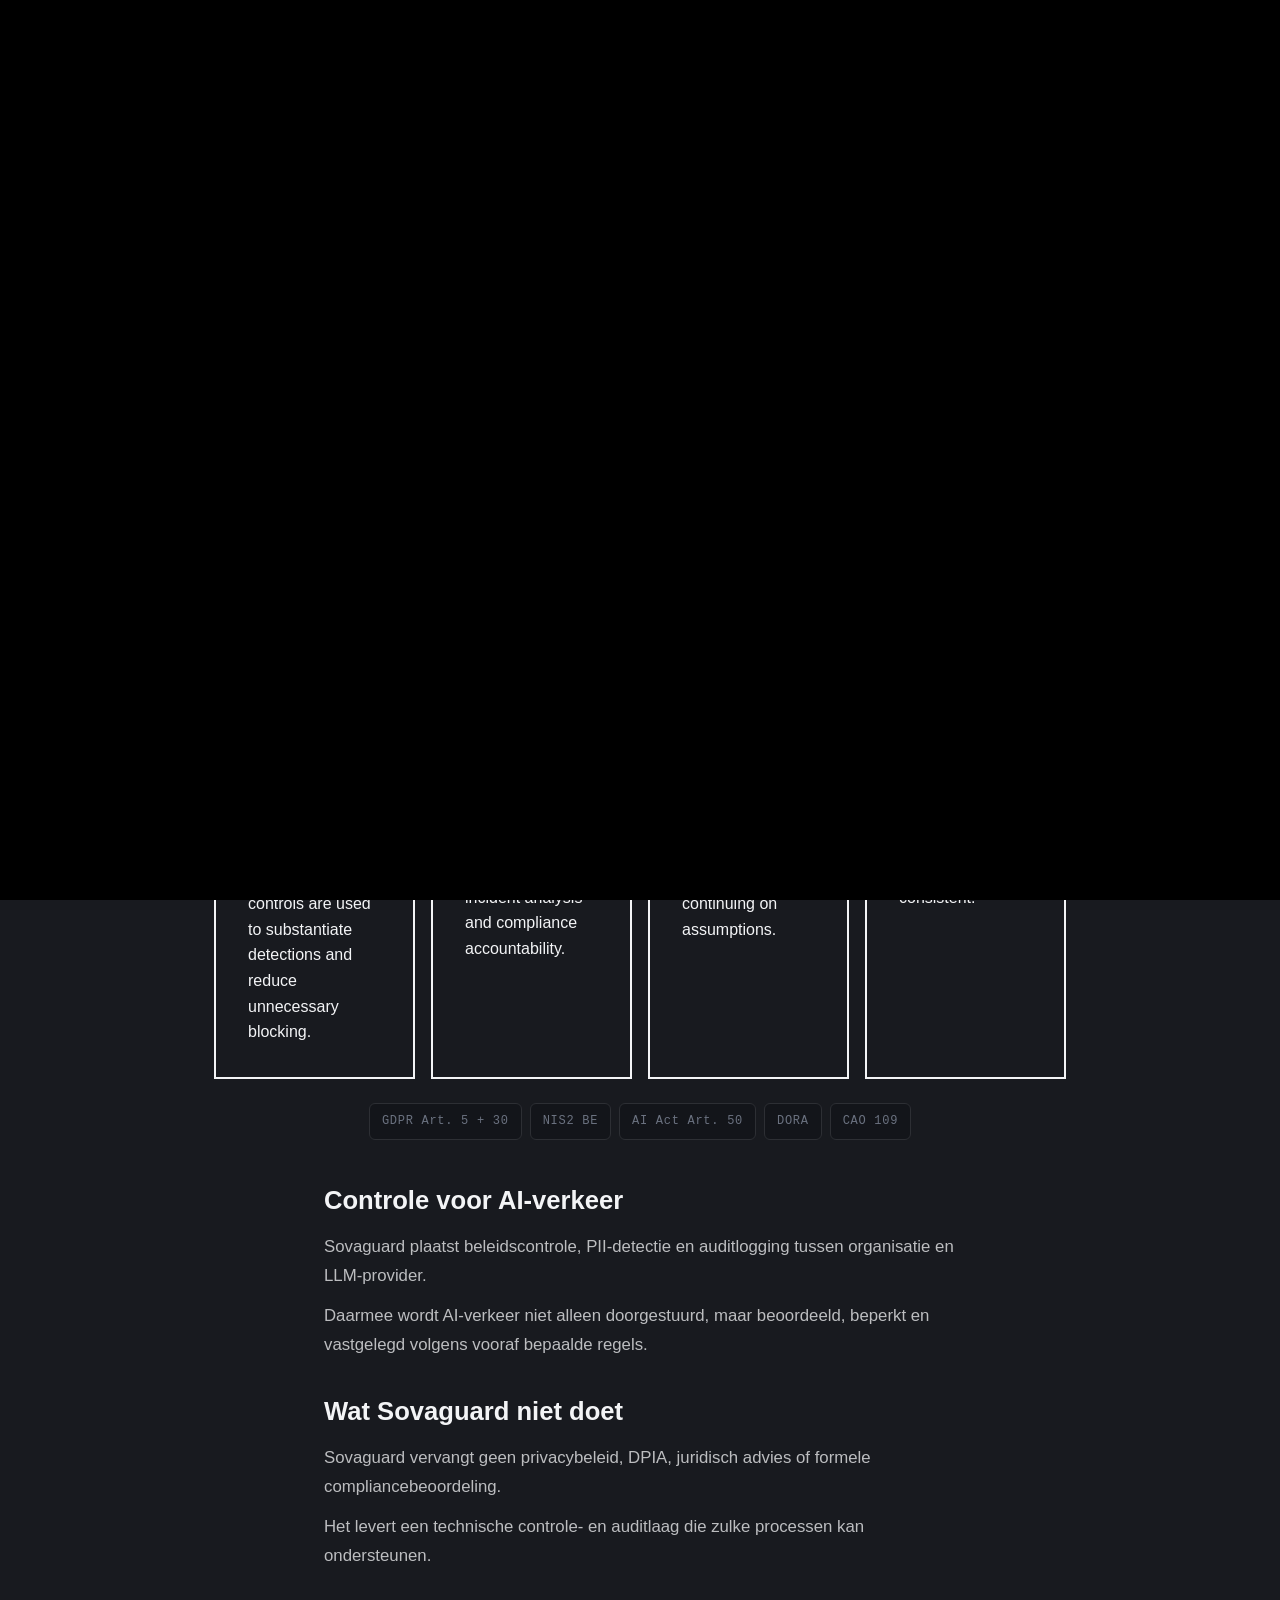
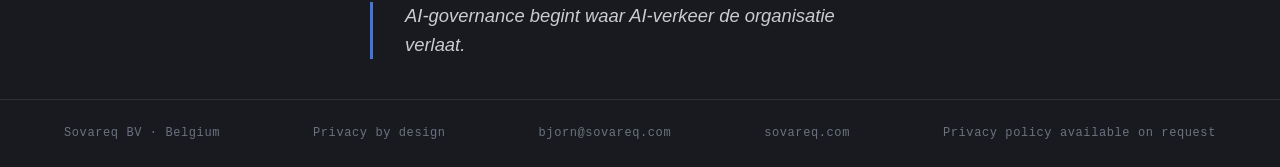
<file: sovaguard.html>
<!doctype html>
<html lang="nl">
  <head>
    <meta charset="utf-8">
    <meta name="viewport" content="width=device-width, initial-scale=1">
    <title>Sovaguard | Sovareq</title>
    <meta name="description"
      content="Sovaguard — privacy-first LLM-proxy met PII-detectie en geketende audit-trail.">
    <link rel="icon" type="image/svg+xml" href="assets/sovareq-logo.svg">
    <link rel="stylesheet" href="styles.css">
    <style>
      /* ── Sovaguard page — overlay as background ── */
      .sg-overlay {
        position: fixed;
        top: 50%;
        left: 50%;
        transform: translate(-50%, -50%);
        width: min(90vw, calc(90vh * 360 / 435));
        aspect-ratio: 360 / 435;
        pointer-events: none;
        z-index: 0;
        color: var(--color-ink);
      }
      .sg-overlay .ring-outer   { stroke-opacity: 0.13; }
      .sg-overlay .ring-inner   { stroke-opacity: 0.35; }
      .sg-overlay .rail         { stroke-opacity: 0; }
      .sg-overlay .bar-white    { fill-opacity:   0.10; }
      .sg-overlay .bar-blue     { fill-opacity:   0.40; }
      .sg-overlay .overlay-text { fill-opacity:   0.06; font-family: var(--font-sans); font-weight: 700; }

      /* hide the default site-overlay on this page */
      .site-overlay { display: none; }

      .sg-main {
        position: relative;
        z-index: 1;
        min-height: 100vh;
        display: flex;
        flex-direction: column;
      }

      .sg-hero {
        padding: var(--space-10) var(--space-6) var(--space-8);
        max-width: min(420px, 56vw, calc(56vh * 360 / 435));
        margin: 0 auto;
        text-align: center;
      }

      .sg-hero .section-label { display: block; margin-bottom: var(--space-3); }

      .sg-hero h1 {
        font-size: clamp(1.9rem, 4.5vw, 3.2rem);
        font-weight: 800;
        letter-spacing: -0.02em;
        line-height: 1.1;
        margin: 0 0 var(--space-4);
      }

      .sg-hero .sg-sub {
        font-size: clamp(0.9rem, 1.6vw, 1.05rem);
        opacity: 0.72;
        max-width: 100%;
        margin: 0 auto var(--space-6);
        line-height: 1.65;
      }

      .sg-features {
        padding: var(--space-6) var(--space-6) var(--space-10);
        max-width: 900px;
        margin: 0 auto;
        width: 100%;
      }

      .sg-grid {
        display: grid;
        grid-template-columns: repeat(auto-fit, minmax(200px, 1fr));
        gap: var(--space-4);
        margin-bottom: var(--space-6);
      }

      .sg-compliance {
        display: flex;
        flex-wrap: wrap;
        gap: var(--space-2);
        justify-content: center;
      }

      .sg-back {
        display: inline-flex;
        align-items: center;
        gap: var(--space-1);
        font-size: 0.85rem;
        opacity: 0.55;
        text-decoration: none;
        color: var(--color-ink);
        margin-bottom: var(--space-4);
        transition: opacity 0.15s;
      }
      .sg-back:hover { opacity: 1; }

      .sg-hero .sg-sub p { margin: 0 0 var(--space-3); font-size: clamp(0.9rem, 1.6vw, 1.05rem); opacity: 0.72; line-height: 1.65; }
      .sg-hero .sg-sub p:last-child { margin-bottom: 0; }
      .feat-text p { margin: 0 0 var(--space-2); font-size: var(--text-sm); color: var(--color-ink-muted); line-height: 1.7; }
      .feat-text p:last-child { margin-bottom: 0; }

      .sg-intercept, .sg-limits {
        max-width: 680px;
        margin: 0 auto var(--space-8);
        padding: 0 var(--space-6);
      }
      .sg-intercept h2, .sg-limits h2 {
        font-size: clamp(1.2rem, 2.5vw, 1.6rem);
        font-weight: 700;
        margin: 0 0 var(--space-3);
      }
      .sg-intercept-text p, .sg-limits-text p {
        font-size: clamp(.9rem, 1.6vw, 1.05rem);
        opacity: .75;
        line-height: 1.7;
        margin: 0 0 var(--space-3);
      }
      .sg-intercept-text p:last-child, .sg-limits-text p:last-child { margin-bottom: 0; }

      .sg-quote {
        max-width: 540px;
        margin: 0 auto var(--space-10);
        padding: 0 var(--space-6) 0 var(--space-8);
        border-left: 3px solid var(--color-accent);
        font-size: clamp(1rem, 2vw, 1.15rem);
        font-style: italic;
        opacity: .82;
        line-height: 1.55;
      }
    </style>
  </head>
  <body>
    <div style="position:fixed;inset:0;background:#000;z-index:99999"></div>


    <div class="portrait-gate" role="alertdialog" aria-label="Oriëntatie vereist">
      <span class="portrait-gate-label">Sovareq — Oriëntatieverificatie</span>
      <svg class="portrait-gate-icon" viewBox="0 0 48 48" fill="none" xmlns="http://www.w3.org/2000/svg" aria-hidden="true">
        <rect x="12" y="4" width="24" height="40" rx="4" stroke="currentColor" stroke-width="2.5"/>
        <circle cx="24" cy="38" r="2" fill="currentColor"/>
        <line x1="16" y1="9" x2="32" y2="9" stroke="currentColor" stroke-width="2" stroke-linecap="round"/>
      </svg>
      <h2>Oriëntatie vereist</h2>
      <p>Draai uw apparaat naar landschapsmodus om door te gaan.</p>
      <span class="portrait-gate-rule">Beleid: Schermoriëntatie — Artikel 1</span>
    </div>

    <!-- Animated overlay as background -->
    <div class="sg-overlay" aria-hidden="true">
      <svg class="overlay-svg" xmlns="http://www.w3.org/2000/svg" viewBox="0 0 360 435">
        <defs>
          <clipPath id="belt-clip">
            <circle cx="180" cy="180" r="164"/>
          </clipPath>
          <pattern id="belt-pat" x="0" y="104" width="230" height="84"
                   patternUnits="userSpaceOnUse">
            <rect class="bar-white" x="0"   y="0" width="36" height="84" fill="currentColor"/>
            <rect class="bar-white" x="46"  y="0" width="36" height="84" fill="currentColor"/>
            <rect class="bar-white" x="92"  y="0" width="36" height="84" fill="currentColor"/>
            <rect class="bar-blue"  x="138" y="0" width="36" height="84" fill="var(--color-accent)"/>
            <rect class="bar-white" x="184" y="0" width="36" height="84" fill="currentColor"/>
          </pattern>
        </defs>
        <circle class="ring-outer" cx="180" cy="180" r="176"
                fill="none" stroke="currentColor" stroke-width="3"/>
        <circle class="ring-inner" cx="180" cy="180" r="167"
                fill="none" stroke="var(--color-accent)" stroke-width="4"/>
        <g clip-path="url(#belt-clip)">
          <line class="rail" x1="0" y1="200" x2="360" y2="200"
                stroke="currentColor" stroke-width="2"/>
          <line class="rail" x1="0" y1="232" x2="360" y2="232"
                stroke="currentColor" stroke-width="2"/>
          <rect x="0" y="104" width="360" height="84" fill="url(#belt-pat)"/>
        </g>
        <text class="overlay-text" x="180" y="417"
              font-size="58" text-anchor="middle" letter-spacing="3"
              fill="currentColor">SOVAREQ</text>
      </svg>
    </div>

    <header class="site-header">
      <a class="brand" href="index.html" aria-label="Sovareq">
        <img class="brand-mark" src="assets/sovareq-logo.svg" alt="" width="36" height="36">
        <span class="brand-name">Sovareq</span>
      </a>
      <button class="nav-toggle" id="nav-toggle" aria-label="Menu openen" aria-expanded="false">☰</button>
      <nav class="main-nav" id="main-nav" aria-label="Navigatie">
        <a href="sovaguard.html" data-i18n="nav.product" aria-current="page">Sovaguard</a>
        <a href="yunitrack.html" data-i18n="nav.yunitrack">YuniTrack</a>
        <a href="sovacount.html" data-i18n="nav.sovacount">SovaCount</a>
        <a href="quints.html" data-i18n="nav.quints">QUINTS</a>
        <a href="origin.html" data-i18n="nav.origin">Origin</a>
        <a href="index.html#aanpak" data-i18n="nav.approach">Aanpak</a>
        <button class="theme-btn" id="theme-btn" aria-label="Thema wisselen">◐</button>
        <div class="lang-toggle" role="group" aria-label="Taal / Langue / Language">
          <button class="lang-btn" data-lang="nl" aria-pressed="true">NL</button>
          <button class="lang-btn" data-lang="fr" aria-pressed="false">FR</button>
          <button class="lang-btn" data-lang="en" aria-pressed="false">EN</button>
        </div>
        <div class="tone-toggle" role="group" aria-label="Toonlaag">
          <button class="tone-btn active" data-tone="precision" aria-pressed="true">Precisie</button>
          <button class="tone-btn" data-tone="clear" aria-pressed="false">Helder</button>
        </div>
        <a href="index.html#contact" class="nav-cta" data-i18n="nav.contact">Contact</a>
      </nav>
    </header>

    <main class="sg-main">

      <section class="sg-hero">
        <a class="sg-back" href="index.html">← <span data-i18n="sg.back">Terug</span></a>
        <span class="section-label" data-i18n="product.label">Product</span>
        <h1 data-tone-key="hero_title">Sovaguard</h1>
        <div class="sg-sub" data-i18n="product.sub" data-tone-key="hero_sub">
          <p>Een privacygerichte LLM-proxy voor organisaties die AI-verkeer willen controleren, loggen en begrenzen voordat gevoelige gegevens of beslissingen het systeem verlaten.</p>
          <p>Sovaguard ondersteunt PII-detectie, beleidscontrole en auditbare logging rond AI-gebruik.</p>
        </div>
      </section>

      <section class="sg-features">
        <div class="sg-grid">
          <div class="feature-card">
            <div class="feature-label" data-i18n="feat.pii.label" data-tone-key="feat_pii_label">PII-detectie</div>
            <div class="feat-text" data-i18n="feat.pii.text" data-tone-key="feat_pii_text">
              <p>Sovaguard herkent meerdere categorieën persoonsgegevens, waaronder identificatienummers, financiële gegevens, gezondheidsinformatie en locatiegegevens.</p>
              <p>Waar mogelijk worden formaat-, structuur- en checksumcontroles gebruikt om detecties te onderbouwen en onnodige blokkering te beperken.</p>
            </div>
          </div>
          <div class="feature-card">
            <div class="feature-label" data-i18n="feat.audit.label" data-tone-key="feat_audit_label">Auditbare logging</div>
            <div class="feat-text" data-i18n="feat.audit.text" data-tone-key="feat_audit_text">
              <p>Gebeurtenissen worden vastgelegd in een geketende auditlog op basis van cryptografische integriteitscontrole.</p>
              <p>Zo ontstaat een controleerbaar spoor van prompts, acties, beleidsbeslissingen en systeemreacties, bruikbaar voor interne review, incidentanalyse en compliance-verantwoording.</p>
            </div>
          </div>
          <div class="feature-card">
            <div class="feature-label" data-i18n="feat.gov.label" data-tone-key="feat_gov_label">Beleidscontrole</div>
            <div class="feat-text" data-i18n="feat.gov.text" data-tone-key="feat_gov_text">
              <p>Sovaguard helpt vastleggen wie welke AI-functies mag gebruiken, onder welke voorwaarden en met welke logging.</p>
              <p>Wanneer regels ontbreken, conflicteren of onvoldoende context bieden, kan het systeem een gecontroleerde stop afdwingen in plaats van door te gaan op aannames.</p>
            </div>
          </div>
          <div class="feature-card">
            <div class="feature-label" data-i18n="feat.vendor.label" data-tone-key="feat_vendor_label">Leveranciersonafhankelijk</div>
            <div class="feat-text" data-i18n="feat.vendor.text" data-tone-key="feat_vendor_text">
              <p>Sovaguard is ontworpen om niet vast te zitten aan een specifieke LLM-provider of modelversie.</p>
              <p>Organisaties behouden ruimte om hun eigen connectoren, modellen en infrastructuurkeuzes te maken, terwijl governance en auditlogica consistent blijven.</p>
            </div>
          </div>
        </div>

        <div class="sg-compliance compliance-row" data-tone-key="compliance_tags">
          <span class="compliance-tag">GDPR Art. 5 + 30</span>
          <span class="compliance-tag">NIS2 BE</span>
          <span class="compliance-tag">AI Act Art. 50</span>
          <span class="compliance-tag">DORA</span>
          <span class="compliance-tag">CAO 109</span>
        </div>
      </section>

      <section class="sg-intercept">
        <h2 data-tone-key="intercept_title">Controle voor AI-verkeer</h2>
        <div class="sg-intercept-text" data-tone-key="intercept_text">
          <p>Sovaguard plaatst beleidscontrole, PII-detectie en auditlogging tussen organisatie en LLM-provider.</p>
          <p>Daarmee wordt AI-verkeer niet alleen doorgestuurd, maar beoordeeld, beperkt en vastgelegd volgens vooraf bepaalde regels.</p>
        </div>
      </section>

      <section class="sg-limits">
        <h2 data-tone-key="limits_title">Wat Sovaguard niet doet</h2>
        <div class="sg-limits-text" data-tone-key="limits_text">
          <p>Sovaguard vervangt geen privacybeleid, DPIA, juridisch advies of formele compliancebeoordeling.</p>
          <p>Het levert een technische controle- en auditlaag die zulke processen kan ondersteunen.</p>
        </div>
      </section>

      <blockquote class="sg-quote" data-tone-key="quote">AI-governance begint waar AI-verkeer de organisatie verlaat.</blockquote>

    </main>

    <footer class="site-footer">
      <span data-i18n="footer.company">Sovareq BV · België</span>
      <span>Privacy by design</span>
      <span><a href="mailto:bjorn@sovareq.com">bjorn@sovareq.com</a></span>
      <span>sovareq.com</span>
      <span data-i18n="footer.privacy">Privacybeleid beschikbaar op aanvraag</span>
    </footer>

    <script>
      var T = {
        nl: {
          'nav.product':      'Sovaguard',
          'nav.yunitrack':    'YuniTrack',
          'nav.sovacount':    'SovaCount',
          'nav.quints':       'QUINTS',
          'nav.origin':       'Origin',
          'nav.approach':     'Aanpak',
          'nav.contact':      'Contact',
          'product.label':    'Product',
          'product.sub':      'Een privacygerichte LLM-proxy voor organisaties die AI-verkeer willen controleren, loggen en begrenzen voordat gevoelige gegevens of beslissingen het systeem verlaten. Sovaguard ondersteunt PII-detectie, beleidscontrole en auditbare logging rond AI-gebruik.',
          'feat.pii.label':   'PII-detectie',
          'feat.pii.text':    'Sovaguard herkent meerdere categorieën persoonsgegevens, waaronder identificatienummers, financiële gegevens, gezondheidsinformatie en locatiegegevens. Waar mogelijk worden formaat-, structuur- en checksumcontroles gebruikt om detecties te onderbouwen en onnodige blokkering te beperken.',
          'feat.audit.label': 'Auditbare logging',
          'feat.audit.text':  'Gebeurtenissen worden vastgelegd in een geketende auditlog op basis van cryptografische integriteitscontrole. Zo ontstaat een controleerbaar spoor van prompts, acties, beleidsbeslissingen en systeemreacties, bruikbaar voor interne review, incidentanalyse en compliance-verantwoording.',
          'feat.gov.label':   'Beleidscontrole',
          'feat.gov.text':    'Sovaguard helpt vastleggen wie welke AI-functies mag gebruiken, onder welke voorwaarden en met welke logging. Wanneer regels ontbreken, conflicteren of onvoldoende context bieden, kan het systeem een gecontroleerde stop afdwingen in plaats van door te gaan op aannames.',
          'feat.vendor.label':'Leveranciersonafhankelijk',
          'feat.vendor.text': 'Sovaguard is ontworpen om niet vast te zitten aan een specifieke LLM-provider of modelversie. Organisaties behouden ruimte om hun eigen connectoren, modellen en infrastructuurkeuzes te maken, terwijl governance en auditlogica consistent blijven.',
          'footer.company':   'Sovareq BV · België',
          'footer.privacy':   'Privacybeleid beschikbaar op aanvraag',
          'sg.back':          'Terug',
        },
        fr: {
          'nav.product':      'Sovaguard',
          'nav.yunitrack':    'YuniTrack',
          'nav.sovacount':    'SovaCount',
          'nav.quints':       'QUINTS',
          'nav.origin':       'Origin',
          'nav.approach':     'Approche',
          'nav.contact':      'Contact',
          'product.label':    'Produit',
          'product.sub':      "Un proxy LLM axé sur la confidentialité pour les organisations qui souhaitent contrôler, journaliser et délimiter le trafic IA avant que des données sensibles ou des décisions ne quittent le système. Sovaguard prend en charge la détection PII, le contrôle des politiques et la journalisation auditée autour de l'usage de l'IA.",
          'feat.pii.label':   'Détection PII',
          'feat.pii.text':    "Sovaguard reconnaît plusieurs catégories de données personnelles, dont les numéros d'identification, les données financières, les informations de santé et les données de localisation. Des contrôles de format, de structure et de somme de contrôle sont utilisés dans la mesure du possible pour étayer les détections et limiter les blocages inutiles.",
          'feat.audit.label': 'Journalisation auditée',
          'feat.audit.text':  "Les événements sont consignés dans un journal d'audit chaîné basé sur un contrôle cryptographique d'intégrité. Il en résulte une piste vérifiable de prompts, d'actions, de décisions de politique et de réponses système, utilisable pour la revue interne, l'analyse d'incidents et la justification de conformité.",
          'feat.gov.label':   'Contrôle des politiques',
          'feat.gov.text':    "Sovaguard aide à définir qui peut utiliser quelles fonctions IA, dans quelles conditions et avec quelle journalisation. Lorsque les règles sont absentes, contradictoires ou manquent de contexte, le système peut imposer un arrêt contrôlé plutôt que de continuer sur des hypothèses.",
          'feat.vendor.label':'Indépendant du fournisseur',
          'feat.vendor.text': "Sovaguard est conçu pour ne pas être lié à un fournisseur LLM ou une version de modèle spécifique. Les organisations conservent la liberté de faire leurs propres choix de connecteurs, de modèles et d'infrastructure, tandis que la gouvernance et la logique d'audit restent cohérentes.",
          'footer.company':   'Sovareq BV · Belgique',
          'footer.privacy':   'Politique de confidentialité disponible sur demande',
          'sg.back':          'Retour',
        },
                en: {
          'nav.product':      'Sovaguard',
          'nav.yunitrack':    'YuniTrack',
          'nav.sovacount':    'SovaCount',
          'nav.quints':       'QUINTS',
          'nav.origin':       'Origin',
          'nav.approach':     'Approach',
          'nav.contact':      'Contact',
          'product.label':    'Product',
          'product.sub':      'A privacy-focused LLM proxy for organisations that want to monitor, log and constrain AI traffic before sensitive data or decisions leave the system. Sovaguard supports PII detection, policy control and auditable logging around AI usage.',
          'feat.pii.label':   'PII detection',
          'feat.pii.text':    'Sovaguard recognises multiple categories of personal data, including identification numbers, financial data, health information and location data. Where possible, format, structure and checksum controls are used to substantiate detections and reduce unnecessary blocking.',
          'feat.audit.label': 'Auditable logging',
          'feat.audit.text':  'Events are recorded in a chained audit log based on cryptographic integrity control. This creates a verifiable trail of prompts, actions, policy decisions and system responses, usable for internal review, incident analysis and compliance accountability.',
          'feat.gov.label':   'Policy control',
          'feat.gov.text':    'Sovaguard helps define who may use which AI functions, under what conditions and with what logging. When rules are missing, conflicting or lack sufficient context, the system can enforce a controlled stop rather than continuing on assumptions.',
          'feat.vendor.label':'Vendor-independent',
          'feat.vendor.text': 'Sovaguard is designed not to be tied to a specific LLM provider or model version. Organisations retain the freedom to make their own connector, model and infrastructure choices, while governance and audit logic remain consistent.',
          'footer.company':   'Sovareq BV · Belgium',
          'footer.privacy':   'Privacy policy available on request',
          'sg.back':          'Back',
        },
      };

      /* Tone content */
      var toneTexts = {
        precision: {
          hero_title: 'Sovaguard',
          hero_sub: '<p>Een privacygerichte LLM-proxy voor organisaties die AI-verkeer willen controleren, loggen en begrenzen voordat gevoelige gegevens of beslissingen het systeem verlaten.</p><p>Sovaguard ondersteunt PII-detectie, beleidscontrole en auditbare logging rond AI-gebruik.</p>',
          feat_pii_label: 'PII-detectie',
          feat_pii_text: '<p>Sovaguard herkent meerdere categorieën persoonsgegevens, waaronder identificatienummers, financiële gegevens, gezondheidsinformatie en locatiegegevens.</p><p>Waar mogelijk worden formaat-, structuur- en checksumcontroles gebruikt om detecties te onderbouwen en onnodige blokkering te beperken.</p>',
          feat_audit_label: 'Auditbare logging',
          feat_audit_text: '<p>Gebeurtenissen worden vastgelegd in een geketende auditlog op basis van cryptografische integriteitscontrole.</p><p>Zo ontstaat een controleerbaar spoor van prompts, acties, beleidsbeslissingen en systeemreacties, bruikbaar voor interne review, incidentanalyse en compliance-verantwoording.</p>',
          feat_gov_label: 'Beleidscontrole',
          feat_gov_text: '<p>Sovaguard helpt vastleggen wie welke AI-functies mag gebruiken, onder welke voorwaarden en met welke logging.</p><p>Wanneer regels ontbreken, conflicteren of onvoldoende context bieden, kan het systeem een gecontroleerde stop afdwingen in plaats van door te gaan op aannames.</p>',
          feat_vendor_label: 'Leveranciersonafhankelijk',
          feat_vendor_text: '<p>Sovaguard is ontworpen om niet vast te zitten aan een specifieke LLM-provider of modelversie.</p><p>Organisaties behouden ruimte om hun eigen connectoren, modellen en infrastructuurkeuzes te maken, terwijl governance en auditlogica consistent blijven.</p>',
          compliance_tags: '<span class="compliance-tag">GDPR Art. 5 + 30</span><span class="compliance-tag">NIS2 BE</span><span class="compliance-tag">AI Act Art. 50</span><span class="compliance-tag">DORA</span><span class="compliance-tag">CAO 109</span>',
          intercept_title: 'Controle voor AI-verkeer',
          intercept_text: '<p>Sovaguard plaatst beleidscontrole, PII-detectie en auditlogging tussen organisatie en LLM-provider.</p><p>Daarmee wordt AI-verkeer niet alleen doorgestuurd, maar beoordeeld, beperkt en vastgelegd volgens vooraf bepaalde regels.</p>',
          limits_title: 'Wat Sovaguard niet doet',
          limits_text: '<p>Sovaguard vervangt geen privacybeleid, DPIA, juridisch advies of formele compliancebeoordeling.</p><p>Het levert een technische controle- en auditlaag die zulke processen kan ondersteunen.</p>',
          quote: 'AI-governance begint waar AI-verkeer de organisatie verlaat.',
        },
        clear: {
          hero_title: 'Sovaguard',
          hero_sub: '<p>Sovaguard helpt organisaties AI gebruiken zonder de controle over gevoelige gegevens, regels en logging te verliezen.</p><p>Het systeem kijkt mee voordat informatie naar een AI-model gaat en legt vast wat relevant is voor controle achteraf.</p>',
          feat_pii_label: 'Gevoelige gegevens herkennen',
          feat_pii_text: '<p>Sovaguard helpt gevoelige informatie herkennen voordat die in AI-verkeer terechtkomt.</p><p>Denk aan identiteitsgegevens, financiële gegevens, gezondheidsinformatie of locatiegegevens. Waar mogelijk controleert het systeem ook of een detectie technisch klopt.</p>',
          feat_audit_label: 'Een controleerbaar spoor',
          feat_audit_text: '<p>Sovaguard houdt bij wat er rond AI-gebruik gebeurt.</p><p>Als er later vragen komen, is zichtbaar welke actie plaatsvond, welke regel meespeelde en welke informatie nodig is voor controle of onderzoek.</p>',
          feat_gov_label: 'Regels toepassen',
          feat_gov_text: '<p>Sovaguard helpt bepalen wat wel en niet mag bij AI-gebruik.</p><p>Als de regels niet duidelijk genoeg zijn, kan het systeem stoppen in plaats van toch door te gaan.</p>',
          feat_vendor_label: 'Niet vast aan een AI-leverancier',
          feat_vendor_text: '<p>Sovaguard is bedoeld om met verschillende AI-modellen en leveranciers te kunnen werken.</p><p>Zo kan een organisatie eigen technische keuzes blijven maken, terwijl regels en logging op dezelfde manier blijven werken.</p>',
          compliance_tags: '<span class="compliance-tag">Privacyprincipes</span><span class="compliance-tag">Cyberweerbaarheid</span><span class="compliance-tag">AI-transparantie</span><span class="compliance-tag">Digitale operationele weerbaarheid</span><span class="compliance-tag">Arbeidsrechtelijke verantwoording</span>',
          intercept_title: 'Eerst controleren, dan doorsturen',
          intercept_text: '<p>Sovaguard werkt als controlepunt tussen de organisatie en het AI-model.</p><p>Voordat informatie verdergaat, kijkt het systeem of gevoelige data, regels of logging aandacht nodig hebben.</p>',
          limits_title: 'Wat Sovaguard niet belooft',
          limits_text: '<p>Sovaguard maakt AI-gebruik niet automatisch compliant.</p><p>Het helpt wel om gevoelige gegevens, regels en logging beter te beheren, zodat controle en verantwoording eenvoudiger worden.</p>',
          quote: 'Controle begint voordat informatie naar een AI-model gaat.',
        },
      };

      var currentLang = 'nl';
      var currentTone = 'precision';

      function applyToneContent(tone) {
        var texts = toneTexts[tone];
        if (!texts) return;
        document.querySelectorAll('[data-tone-key]').forEach(function(el) {
          var key = el.dataset.toneKey;
          if (texts[key] === undefined) return;
          var val = texts[key];
          if (val.indexOf('<') > -1) el.innerHTML = val;
          else el.textContent = val;
        });
      }

      function applyTone(tone) {
        currentTone = tone;
        document.querySelectorAll('.tone-btn').forEach(function(btn) {
          var active = btn.dataset.tone === tone;
          btn.classList.toggle('active', active);
          btn.setAttribute('aria-pressed', active);
        });
        try { localStorage.setItem('sq-tone', tone); } catch(e) {}
        if (currentLang === 'nl') applyToneContent(tone);
      }

      document.querySelectorAll('.tone-btn').forEach(function(btn) {
        btn.addEventListener('click', function() { applyTone(btn.dataset.tone); });
      });

      function applyLang(lang) {
        currentLang = lang;
        var dict = T[lang];
        if (!dict) return;
        document.documentElement.lang = lang;
        document.querySelectorAll('[data-i18n]').forEach(function(el) {
          var v = dict[el.dataset.i18n];
          if (v !== undefined) el.textContent = v;
        });
        document.querySelectorAll('.lang-btn').forEach(function(btn) {
          var active = btn.dataset.lang === lang;
          btn.classList.toggle('active', active);
          btn.setAttribute('aria-pressed', active);
        });
        try { localStorage.setItem('sq-lang', lang); } catch(e) {}
        if (lang === 'nl') applyToneContent(currentTone);
      }

      document.querySelectorAll('.lang-btn').forEach(function(btn) {
        btn.addEventListener('click', function() { applyLang(btn.dataset.lang); });
      });

      var savedLang = null, savedToneInit = null;
      try { savedLang = localStorage.getItem('sq-lang'); } catch(e) {}
      try { savedToneInit = localStorage.getItem('sq-tone'); } catch(e) {}
      currentTone = savedToneInit || 'precision';
      var browser = (navigator.language || 'nl').slice(0, 2).toLowerCase();
      var initLang = savedLang || (['nl','fr','en'].indexOf(browser) > -1 ? browser : 'nl');
      applyLang(initLang);
      applyTone(currentTone);

      /* Theme toggle */
      (function() {
        var btn = document.getElementById('theme-btn');
        var html = document.documentElement;
        var saved = null;
        try { saved = localStorage.getItem('sq-theme'); } catch(e) {}
        if (saved === 'light') html.setAttribute('data-theme', 'light');
        if (btn) btn.addEventListener('click', function() {
          var isLight = html.getAttribute('data-theme') === 'light';
          if (isLight) {
            html.removeAttribute('data-theme');
            try { localStorage.setItem('sq-theme', 'dark'); } catch(e) {}
          } else {
            html.setAttribute('data-theme', 'light');
            try { localStorage.setItem('sq-theme', 'light'); } catch(e) {}
          }
        });
      })();

      /* Nav hamburger */
      (function() {
        var toggle = document.getElementById('nav-toggle');
        var nav = document.getElementById('main-nav');
        if (!toggle || !nav) return;
        function close() { nav.classList.remove('open'); toggle.setAttribute('aria-expanded','false'); toggle.textContent='☰'; }
        toggle.addEventListener('click', function() {
          var open = nav.classList.toggle('open');
          toggle.setAttribute('aria-expanded', open);
          toggle.textContent = open ? '✕' : '☰';
        });
        document.addEventListener('keydown', function(e) { if (e.key==='Escape') close(); });
        nav.querySelectorAll('a').forEach(function(a) { a.addEventListener('click', close); });
      })();
      /* Belt animation */
      (function() {
        if (matchMedia('(prefers-reduced-motion: reduce)').matches) return;
        var pat = document.getElementById('belt-pat');
        if (!pat) return;
        var start = performance.now();
        function tick() {
          var x = ((performance.now() - start) / 10000 * 230) % 230;
          pat.setAttribute('patternTransform', 'translate(' + x.toFixed(2) + ',0)');
        }
        (function loop() { tick(); requestAnimationFrame(loop); })();
        setInterval(tick, 50);
      })();
    </script>
  </body>
</html>
</file>
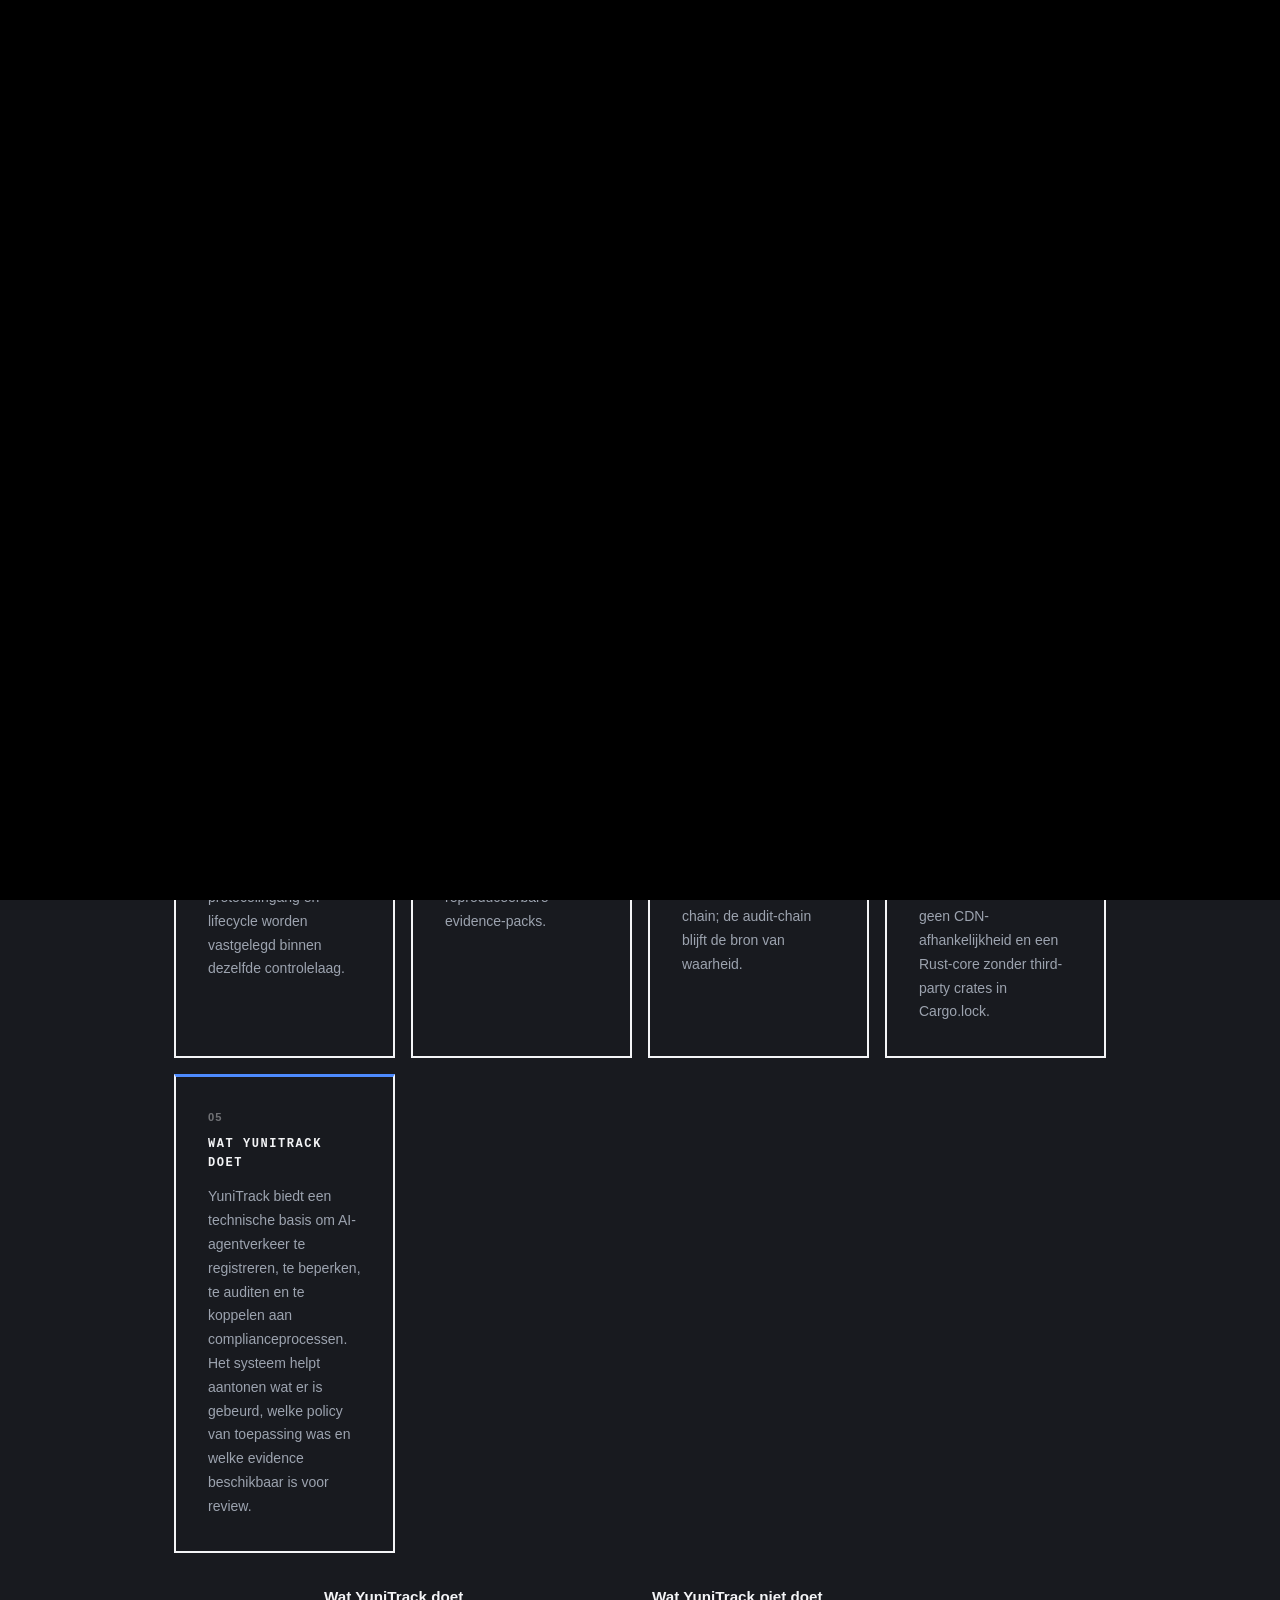
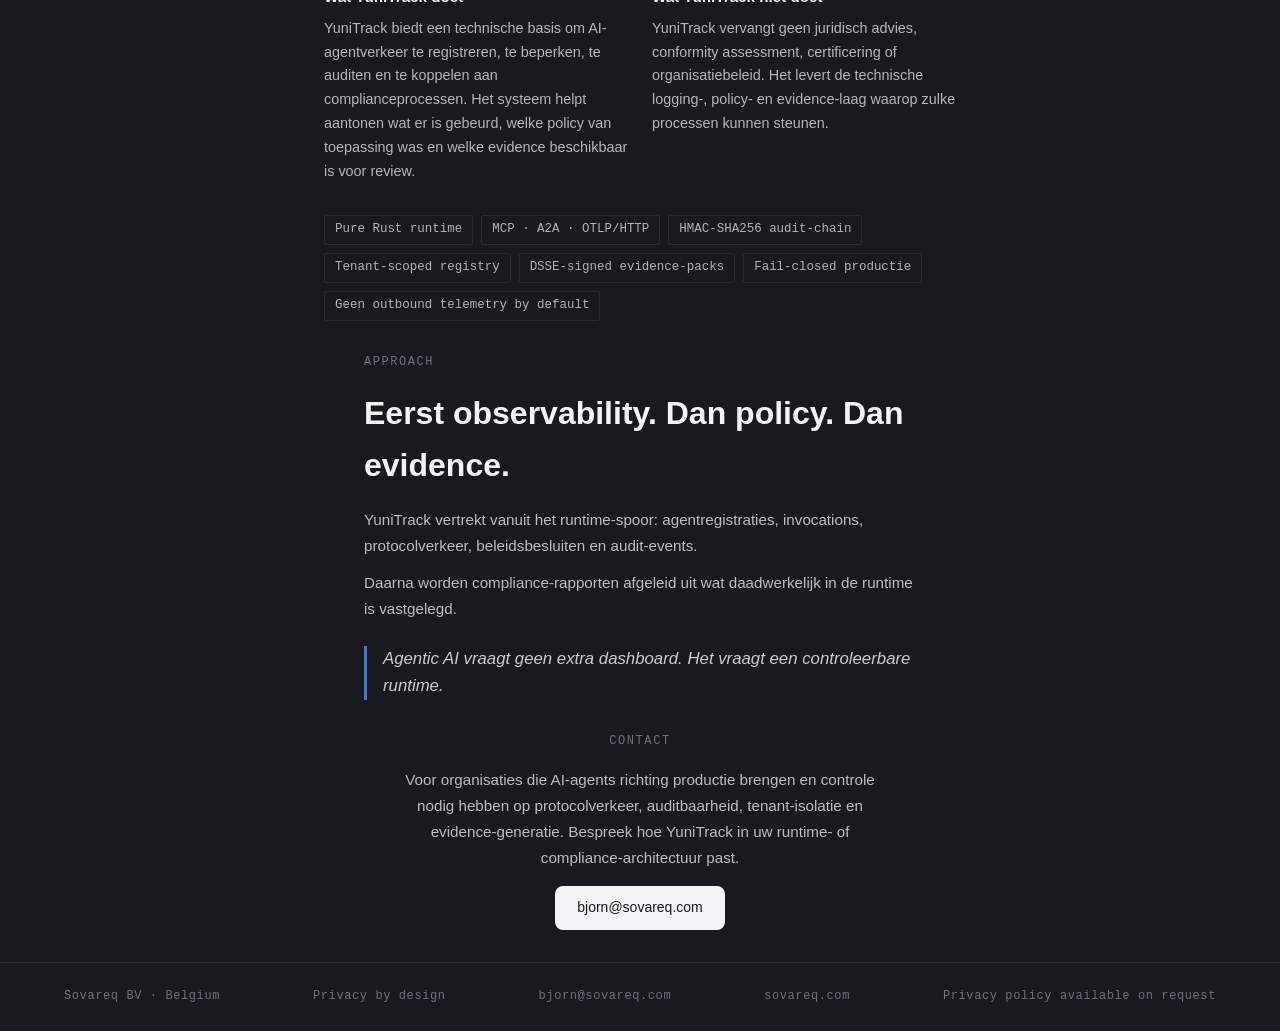
<file: yunitrack.html>
<!doctype html>
<html lang="nl">
  <head>
    <meta charset="utf-8">
    <meta name="viewport" content="width=device-width, initial-scale=1">
    <title>YuniTrack Runtime | Sovareq</title>
    <meta name="description" id="meta-desc"
      content="YuniTrack is een self-hosted runtime voor AI-agents met MCP, A2A, OTLP-ingest, tenant-isolatie, HMAC-audit-chain en compliance-by-design rapportage.">
    <link rel="icon" type="image/svg+xml" href="assets/sovareq-logo.svg">
    <link rel="stylesheet" href="styles.css">
    <style>
      /* ── YuniTrack page ── */
      .site-overlay { display: none; }

      /* Circular belt overlay */
      .yt-overlay {
        position: fixed;
        top: 50%;
        left: 50%;
        transform: translate(-50%, -50%);
        width: min(92vw, 92vh);
        aspect-ratio: 1;
        pointer-events: none;
        z-index: 0;
        color: var(--color-ink);
      }

      .yt-main {
        position: relative;
        z-index: 1;
        min-height: 100vh;
        display: flex;
        flex-direction: column;
      }

      /* ── Hero ── */
      .yt-hero {
        padding: var(--space-10) var(--space-6) var(--space-6);
        max-width: 600px;
        margin: 0 auto;
        text-align: center;
      }
      .yt-hero a.sg-back { display: inline-flex; align-items: center; gap: var(--space-1); font-size: .85rem; opacity: .55; text-decoration: none; color: var(--color-ink); margin-bottom: var(--space-4); transition: opacity .15s; }
      .yt-hero a.sg-back:hover { opacity: 1; }
      .yt-hero .section-label { display: block; margin-bottom: var(--space-3); }
      .yt-hero h1 { font-size: clamp(2rem, 5vw, 3.4rem); font-weight: 800; letter-spacing: -.02em; line-height: 1.1; margin: 0 0 var(--space-3); }
      .yt-hero .yt-tagline { font-size: clamp(1.1rem, 2.5vw, 1.35rem); font-weight: 600; margin: 0 0 var(--space-4); opacity: .9; }
      .yt-hero .yt-sub { font-size: clamp(.9rem, 1.6vw, 1.05rem); opacity: .72; line-height: 1.65; max-width: 520px; margin: 0 auto var(--space-6); }

      /* ── Intro ── */
      .yt-intro { max-width: 680px; margin: 0 auto; padding: 0 var(--space-6) var(--space-8); text-align: center; }
      .yt-intro p { font-size: clamp(.9rem, 1.6vw, 1.05rem); opacity: .75; line-height: 1.7; margin: 0 0 var(--space-3); }

      /* ── Content grid ── */
      .yt-blocks { max-width: 980px; margin: 0 auto; padding: 0 var(--space-6) var(--space-8); }
      .yt-grid { display: grid; grid-template-columns: repeat(auto-fit, minmax(200px, 1fr)); gap: var(--space-4); }

      /* Block 4 (blue) gets accent styling */
      .yt-block-card.blue { border-top-color: var(--color-accent); }
      .yt-block-num { font-size: .7rem; letter-spacing: .1em; opacity: .4; margin-bottom: var(--space-2); font-weight: 600; }

      /* ── What / What not ── */
      .yt-scope { max-width: 680px; margin: 0 auto var(--space-8); padding: 0 var(--space-6); display: grid; grid-template-columns: 1fr 1fr; gap: var(--space-6); }
      @media (max-width: 560px) { .yt-scope { grid-template-columns: 1fr; } }
      .yt-scope-block h3 { font-size: .95rem; font-weight: 700; margin: 0 0 var(--space-2); }
      .yt-scope-block p  { font-size: .9rem; opacity: .72; line-height: 1.65; margin: 0; }

      /* ── Aanpak ── */
      .yt-aanpak { max-width: 600px; margin: 0 auto var(--space-8); padding: 0 var(--space-6); }
      .yt-aanpak h2 { font-size: clamp(1.4rem, 3vw, 2rem); font-weight: 700; margin-bottom: var(--space-4); }
      .yt-aanpak p  { font-size: .95rem; opacity: .75; line-height: 1.7; margin-bottom: var(--space-3); }
      .yt-aanpak blockquote { border-left: 3px solid var(--color-accent); margin: var(--space-6) 0 0; padding-left: var(--space-4); font-size: 1.05rem; font-style: italic; opacity: .82; }

      /* ── Contact ── */
      .yt-contact { max-width: 540px; margin: 0 auto var(--space-8); padding: 0 var(--space-6); text-align: center; }
      .yt-contact p { opacity: .75; font-size: .95rem; line-height: 1.7; margin-bottom: var(--space-4); }
      .yt-contact a.btn-primary { display: inline-block; }

      /* ── Technical signals ── */
      .yt-signals { max-width: 680px; margin: 0 auto var(--space-8); padding: 0 var(--space-6); }
      .yt-signals-grid { display: flex; flex-wrap: wrap; gap: var(--space-2); }
      .yt-signal-tag { font-size: .78rem; padding: 4px 10px; border: 1px solid rgba(128,128,128,.25); border-radius: 2px; font-family: var(--font-mono, monospace); opacity: .7; }

      /* ── Belt SVG elements ── */
      .yt-belt-ring  { fill: none; stroke: currentColor; stroke-width: 40; stroke-opacity: 0.06; }
      .yt-ring-outer { fill: none; stroke: currentColor; stroke-width: 1; stroke-opacity: 0.08; }
      .yt-ring-inner { fill: none; stroke: currentColor; stroke-width: 1; stroke-opacity: 0.05; }
      .yt-center     { fill: currentColor; fill-opacity: 0.06; }
      .yt-block-path { }
      .yt-validator-body { fill: none; stroke: currentColor; stroke-width: 1.5; stroke-opacity: 0.28; }
      .yt-validator-flash { fill: #cc3030; fill-opacity: 0; }
    </style>
  </head>
  <body>
    <div style="position:fixed;inset:0;background:#000;z-index:99999"></div>


    <div class="portrait-gate" role="alertdialog" aria-label="Oriëntatie vereist">
      <span class="portrait-gate-label">Sovareq — Oriëntatieverificatie</span>
      <svg class="portrait-gate-icon" viewBox="0 0 48 48" fill="none" xmlns="http://www.w3.org/2000/svg" aria-hidden="true">
        <rect x="12" y="4" width="24" height="40" rx="4" stroke="currentColor" stroke-width="2.5"/>
        <circle cx="24" cy="38" r="2" fill="currentColor"/>
        <line x1="16" y1="9" x2="32" y2="9" stroke="currentColor" stroke-width="2" stroke-linecap="round"/>
      </svg>
      <h2>Oriëntatie vereist</h2>
      <p>Draai uw apparaat naar landschapsmodus om door te gaan.</p>
      <span class="portrait-gate-rule">Beleid: Schermoriëntatie — Artikel 1</span>
    </div>

    <!-- ── Circular belt background ── -->
    <div class="yt-overlay" aria-hidden="true">
      <svg id="yt-svg" viewBox="0 0 400 400" xmlns="http://www.w3.org/2000/svg">
        <!-- Belt track ring -->
        <circle cx="200" cy="200" r="130" class="yt-belt-ring"/>
        <!-- Outer decoration ring -->
        <circle cx="200" cy="200" r="172" class="yt-ring-outer"/>
        <!-- Inner decoration ring -->
        <circle cx="200" cy="200" r="88" class="yt-ring-inner"/>
        <!-- Center dot -->
        <circle cx="200" cy="200" r="3" class="yt-center"/>
        <!-- 5 animated blocks (paths filled by JS) -->
        <path id="yt-b0" class="yt-block-path" fill="currentColor" fill-opacity="0.10"/>
        <path id="yt-b1" class="yt-block-path" fill="currentColor" fill-opacity="0.10"/>
        <path id="yt-b2" class="yt-block-path" fill="currentColor" fill-opacity="0.10"/>
        <path id="yt-b3" class="yt-block-path" fill="var(--color-accent)" fill-opacity="0.28"/>
        <path id="yt-b4" class="yt-block-path" fill="currentColor" fill-opacity="0.10"/>
        <!-- Validator position indicator at 10 o'clock (240°) -->
        <!-- Validator at r=158, angle=240°: x=200+158*cos(240°)=200-79=121, y=200+158*sin(240°)=200-136.9=63.1 -->
        <rect id="yt-validator" class="yt-validator-body"
              x="113" y="55" width="16" height="16" rx="1.5"
              transform="rotate(-30 121 63)"/>
        <!-- Red flash overlay on validator -->
        <rect id="yt-validator-flash" class="yt-validator-flash"
              x="113" y="55" width="16" height="16" rx="1.5"
              transform="rotate(-30 121 63)"/>
        <!-- Small tick at validator position on outer ring -->
        <line x1="159" y1="80" x2="148" y2="69" stroke="currentColor" stroke-width="1.5" stroke-opacity="0.20"/>
      </svg>
    </div>

    <header class="site-header">
      <a class="brand" href="index.html" aria-label="Sovareq">
        <img class="brand-mark" src="assets/sovareq-logo.svg" alt="" width="36" height="36">
        <span class="brand-name">Sovareq</span>
      </a>
      <button class="nav-toggle" id="nav-toggle" aria-label="Menu openen" aria-expanded="false">☰</button>
      <nav class="main-nav" id="main-nav" aria-label="Navigatie">
        <a href="sovaguard.html" data-i18n="nav.product">Sovaguard</a>
        <a href="yunitrack.html" data-i18n="nav.yunitrack" aria-current="page">YuniTrack</a>
        <a href="sovacount.html" data-i18n="nav.sovacount">SovaCount</a>
        <a href="quints.html" data-i18n="nav.quints">QUINTS</a>
        <a href="origin.html" data-i18n="nav.origin">Origin</a>
        <a href="index.html#aanpak" data-i18n="nav.approach">Aanpak</a>
        <button class="theme-btn" id="theme-btn" aria-label="Thema wisselen">◐</button>
        <div class="lang-toggle" role="group" aria-label="Taal / Langue / Language">
          <button class="lang-btn" data-lang="nl" aria-pressed="true">NL</button>
          <button class="lang-btn" data-lang="fr" aria-pressed="false">FR</button>
          <button class="lang-btn" data-lang="en" aria-pressed="false">EN</button>
        </div>
        <div class="tone-toggle" role="group" aria-label="Toonlaag">
          <button class="tone-btn active" data-tone="precision" aria-pressed="true">Precisie</button>
          <button class="tone-btn" data-tone="clear" aria-pressed="false">Helder</button>
        </div>
        <a href="index.html#contact" class="nav-cta" data-i18n="nav.contact">Contact</a>
      </nav>
    </header>

    <main class="yt-main">

      <section class="yt-hero">
        <a class="sg-back" href="index.html">← <span data-i18n="sg.back">Terug</span></a>
        <span class="section-label">Product</span>
        <h1 data-tone-key="hero_title">YuniTrack Runtime</h1>
        <p class="yt-tagline" data-tone-key="hero_tagline">Controlelaag voor AI-agents.</p>
        <p class="yt-sub" data-tone-key="hero_sub">Self-hosted runtime voor organisaties die AI-agents, tool-calls en protocolverkeer willen registreren, begrenzen en auditen. Gebouwd rond MCP, A2A, OTLP-ingest, tenant-isolatie, auditbare logging en compliance-by-design.</p>
      </section>

      <section class="yt-intro">
        <p data-tone-key="intro_p1">AI-agents worden pas geschikt voor productie wanneer hun gedrag controleerbaar, herleidbaar en beleidsmatig begrensd is.</p>
        <p data-tone-key="intro_p2">YuniTrack registreert agentverkeer op runtimeniveau: agentregistraties, invocations, protocolverkeer, beleidsbesluiten en audit-events.</p>
      </section>

      <section class="yt-blocks">
        <div class="yt-grid">

          <div class="feature-card yt-block-card">
            <div class="yt-block-num">01</div>
            <div class="feature-label" data-tone-key="b1_title">Agent-runtime</div>
            <p data-tone-key="b1_text">YuniTrack beheert agents binnen een tenant-scoped runtime en ondersteunt verkeer via MCP, A2A en OTLP/HTTP. Registratie, toegang, protocolingang en lifecycle worden vastgelegd binnen dezelfde controlelaag.</p>
          </div>

          <div class="feature-card yt-block-card">
            <div class="yt-block-num">02</div>
            <div class="feature-label" data-tone-key="b2_title">Audit-chain</div>
            <p data-tone-key="b2_text">Runtime-events worden vastgelegd in een HMAC-SHA256-geketende auditlog. De keten ondersteunt integriteitscontrole, incidentanalyse en reproduceerbare evidence-packs.</p>
          </div>

          <div class="feature-card yt-block-card">
            <div class="yt-block-num">03</div>
            <div class="feature-label" data-tone-key="b3_title">Compliance-projecties</div>
            <p data-tone-key="b3_text">YuniTrack bevat rapportage-endpoints voor EU AI Act Art. 12, GDPR Art. 30 en Art. 17, en Colorado SB24-205. De rapporten zijn projecties op de audit-chain; de audit-chain blijft de bron van waarheid.</p>
          </div>

          <div class="feature-card yt-block-card blue">
            <div class="yt-block-num">04</div>
            <div class="feature-label" data-tone-key="b4_title">Self-hosted posture</div>
            <p data-tone-key="b4_text">YuniTrack is ontworpen voor omgevingen waar controle over data, netwerkverkeer en dependencies belangrijk is. Geen outbound telemetry by default, geen CDN-afhankelijkheid en een Rust-core zonder third-party crates in Cargo.lock.</p>
          </div>

          <div class="feature-card yt-block-card">
            <div class="yt-block-num">05</div>
            <div class="feature-label" data-tone-key="b5_title">Wat YuniTrack doet</div>
            <p data-tone-key="b5_text">YuniTrack biedt een technische basis om AI-agentverkeer te registreren, te beperken, te auditen en te koppelen aan complianceprocessen. Het systeem helpt aantonen wat er is gebeurd, welke policy van toepassing was en welke evidence beschikbaar is voor review.</p>
          </div>

        </div>
      </section>

      <section class="yt-scope">
        <div class="yt-scope-block">
          <h3 data-tone-key="scope_do_title">Wat YuniTrack doet</h3>
          <p data-tone-key="scope_do_text">YuniTrack biedt een technische basis om AI-agentverkeer te registreren, te beperken, te auditen en te koppelen aan complianceprocessen. Het systeem helpt aantonen wat er is gebeurd, welke policy van toepassing was en welke evidence beschikbaar is voor review.</p>
        </div>
        <div class="yt-scope-block">
          <h3 data-tone-key="scope_not_title">Wat YuniTrack niet doet</h3>
          <p data-tone-key="scope_not_text">YuniTrack vervangt geen juridisch advies, conformity assessment, certificering of organisatiebeleid. Het levert de technische logging-, policy- en evidence-laag waarop zulke processen kunnen steunen.</p>
        </div>
      </section>

      <section class="yt-signals">
        <div class="yt-signals-grid">
          <span class="yt-signal-tag">Pure Rust runtime</span>
          <span class="yt-signal-tag">MCP · A2A · OTLP/HTTP</span>
          <span class="yt-signal-tag">HMAC-SHA256 audit-chain</span>
          <span class="yt-signal-tag">Tenant-scoped registry</span>
          <span class="yt-signal-tag">DSSE-signed evidence-packs</span>
          <span class="yt-signal-tag">Fail-closed productie</span>
          <span class="yt-signal-tag">Geen outbound telemetry by default</span>
        </div>
      </section>

      <section class="yt-aanpak">
        <span class="section-label" data-i18n="approach.label">Aanpak</span>
        <h2 data-tone-key="aanpak_title">Eerst observability. Dan policy. Dan evidence.</h2>
        <p data-tone-key="aanpak_p1">YuniTrack vertrekt vanuit het runtime-spoor: agentregistraties, invocations, protocolverkeer, beleidsbesluiten en audit-events.</p>
        <p data-tone-key="aanpak_p2">Daarna worden compliance-rapporten afgeleid uit wat daadwerkelijk in de runtime is vastgelegd.</p>
        <blockquote data-tone-key="aanpak_quote">Agentic AI vraagt geen extra dashboard. Het vraagt een controleerbare runtime.</blockquote>
      </section>

      <section class="yt-contact">
        <span class="section-label" data-i18n="contact.label">Contact</span>
        <p data-tone-key="contact_text">Voor organisaties die AI-agents richting productie brengen en controle nodig hebben op protocolverkeer, auditbaarheid, tenant-isolatie en evidence-generatie. Bespreek hoe YuniTrack in uw runtime- of compliance-architectuur past.</p>
        <a class="btn-primary" href="mailto:bjorn@sovareq.com">bjorn@sovareq.com</a>
      </section>

    </main>

    <footer class="site-footer">
      <span data-i18n="footer.company">Sovareq BV · België</span>
      <span>Privacy by design</span>
      <span><a href="mailto:bjorn@sovareq.com">bjorn@sovareq.com</a></span>
      <span>sovareq.com</span>
      <span data-i18n="footer.privacy">Privacybeleid beschikbaar op aanvraag</span>
    </footer>

    <script>
      /* ── i18n (nav/footer only) ── */
      var T = {
        nl: { 'nav.product':'Sovaguard','nav.yunitrack':'YuniTrack','nav.sovacount':'SovaCount','nav.quints':'QUINTS','nav.origin':'Origin','nav.approach':'Aanpak','nav.contact':'Contact','approach.label':'Aanpak','contact.label':'Contact','footer.company':'Sovareq BV · België','footer.privacy':'Privacybeleid beschikbaar op aanvraag','sg.back':'Terug' },
        fr: { 'nav.product':'Sovaguard','nav.yunitrack':'YuniTrack','nav.sovacount':'SovaCount','nav.quints':'QUINTS','nav.origin':'Origin','nav.approach':'Approche','nav.contact':'Contact','approach.label':'Approche','contact.label':'Contact','footer.company':'Sovareq BV · Belgique','footer.privacy':'Politique de confidentialité disponible sur demande','sg.back':'Retour' },
        en: { 'nav.product':'Sovaguard','nav.yunitrack':'YuniTrack','nav.sovacount':'SovaCount','nav.quints':'QUINTS','nav.origin':'Origin','nav.approach':'Approach','nav.contact':'Contact','approach.label':'Approach','contact.label':'Contact','footer.company':'Sovareq BV · Belgium','footer.privacy':'Privacy policy available on request','sg.back':'Back' },
      };

      function applyLang(lang) {
        var dict = T[lang]; if (!dict) return;
        document.documentElement.lang = lang;
        document.querySelectorAll('[data-i18n]').forEach(function(el) { var v=dict[el.dataset.i18n]; if(v!==undefined) el.textContent=v; });
        document.querySelectorAll('.lang-btn').forEach(function(btn) { var a=btn.dataset.lang===lang; btn.classList.toggle('active',a); btn.setAttribute('aria-pressed',a); });
        try { localStorage.setItem('sq-lang', lang); } catch(e) {}
      }
      document.querySelectorAll('.lang-btn').forEach(function(btn){ btn.addEventListener('click', function(){ applyLang(btn.dataset.lang); }); });
      var savedLang = null; try { savedLang=localStorage.getItem('sq-lang'); } catch(e) {}
      var browserLang = (navigator.language||'nl').slice(0,2).toLowerCase();
      applyLang(savedLang || (['nl','fr','en'].indexOf(browserLang)>-1?browserLang:'nl'));

      /* ── Tone texts ── */
      var toneTexts = {
        precision: {
          hero_title:    'YuniTrack Runtime',
          hero_tagline:  'Controlelaag voor AI-agents.',
          hero_sub:      'Self-hosted runtime voor organisaties die AI-agents, tool-calls en protocolverkeer willen registreren, begrenzen en auditen. Gebouwd rond MCP, A2A, OTLP-ingest, tenant-isolatie, auditbare logging en compliance-by-design.',
          intro_p1:      'AI-agents worden pas geschikt voor productie wanneer hun gedrag controleerbaar, herleidbaar en beleidsmatig begrensd is.',
          intro_p2:      'YuniTrack registreert agentverkeer op runtimeniveau: agentregistraties, invocations, protocolverkeer, beleidsbesluiten en audit-events.',
          b1_title:      'Agent-runtime',
          b1_text:       'YuniTrack beheert agents binnen een tenant-scoped runtime en ondersteunt verkeer via MCP, A2A en OTLP/HTTP. Registratie, toegang, protocolingang en lifecycle worden vastgelegd binnen dezelfde controlelaag.',
          b2_title:      'Audit-chain',
          b2_text:       'Runtime-events worden vastgelegd in een HMAC-SHA256-geketende auditlog. De keten ondersteunt integriteitscontrole, incidentanalyse en reproduceerbare evidence-packs.',
          b3_title:      'Compliance-projecties',
          b3_text:       'YuniTrack bevat rapportage-endpoints voor EU AI Act Art. 12, GDPR Art. 30 en Art. 17, en Colorado SB24-205. De rapporten zijn projecties op de audit-chain; de audit-chain blijft de bron van waarheid.',
          b4_title:      'Self-hosted posture',
          b4_text:       'YuniTrack is ontworpen voor omgevingen waar controle over data, netwerkverkeer en dependencies belangrijk is. Geen outbound telemetry by default, geen CDN-afhankelijkheid en een Rust-core zonder third-party crates in Cargo.lock.',
          b5_title:      'Wat YuniTrack doet',
          b5_text:       'YuniTrack biedt een technische basis om AI-agentverkeer te registreren, te beperken, te auditen en te koppelen aan complianceprocessen. Het systeem helpt aantonen wat er is gebeurd, welke policy van toepassing was en welke evidence beschikbaar is voor review.',
          scope_do_title:'Wat YuniTrack doet',
          scope_do_text: 'YuniTrack biedt een technische basis om AI-agentverkeer te registreren, te beperken, te auditen en te koppelen aan complianceprocessen. Het systeem helpt aantonen wat er is gebeurd, welke policy van toepassing was en welke evidence beschikbaar is voor review.',
          scope_not_title:'Wat YuniTrack niet doet',
          scope_not_text:'YuniTrack vervangt geen juridisch advies, conformity assessment, certificering of organisatiebeleid. Het levert de technische logging-, policy- en evidence-laag waarop zulke processen kunnen steunen.',
          aanpak_title:  'Eerst observability. Dan policy. Dan evidence.',
          aanpak_p1:     'YuniTrack vertrekt vanuit het runtime-spoor: agentregistraties, invocations, protocolverkeer, beleidsbesluiten en audit-events.',
          aanpak_p2:     'Daarna worden compliance-rapporten afgeleid uit wat daadwerkelijk in de runtime is vastgelegd.',
          aanpak_quote:  'Agentic AI vraagt geen extra dashboard. Het vraagt een controleerbare runtime.',
          contact_text:  'Voor organisaties die AI-agents richting productie brengen en controle nodig hebben op protocolverkeer, auditbaarheid, tenant-isolatie en evidence-generatie. Bespreek hoe YuniTrack in uw runtime- of compliance-architectuur past.',
        },
        clear: {
          hero_title:    'YuniTrack Runtime',
          hero_tagline:  'Grip op AI-agents.',
          hero_sub:      'YuniTrack houdt bij welke AI-agent wat doet, voor wie, via welk systeem en onder welke regels. Zo krijgt een organisatie controle over AI-gebruik voordat het onduidelijk, onbeheersbaar of moeilijk uit te leggen wordt.',
          intro_p1:      'AI-agents kunnen veel doen, maar een organisatie moet kunnen uitleggen wat ze doen.',
          intro_p2:      'YuniTrack maakt zichtbaar welke agents actief zijn, welke acties ze uitvoeren, welke regels gelden en wat er achteraf bewezen kan worden.',
          b1_title:      'Agents onder beheer',
          b1_text:       'YuniTrack brengt AI-agents samen in een omgeving waar duidelijk is welke agents bestaan, wie ze mag gebruiken en via welke koppelingen ze werken. Dat voorkomt losse, moeilijk te controleren AI-processen.',
          b2_title:      'Een spoor dat blijft kloppen',
          b2_text:       'YuniTrack houdt een controleerbaar logboek bij van belangrijke gebeurtenissen. Als er later vragen komen, is zichtbaar wat er gebeurde, wanneer, door welke agent en met welk besluit.',
          b3_title:      'Rapporten vanuit wat echt gebeurde',
          b3_text:       'YuniTrack maakt compliance-informatie op basis van het runtime-logboek. Niet als losse papieren laag achteraf, maar vanuit de gebeurtenissen die het systeem zelf heeft vastgelegd.',
          b4_title:      'Controle over de omgeving',
          b4_text:       'YuniTrack draait in de eigen infrastructuur van de organisatie. Data, logging en netwerkkeuzes blijven onder eigen beheer, zonder standaard externe telemetrie.',
          b5_title:      'Wat YuniTrack doet',
          b5_text:       'YuniTrack zorgt dat AI-agentgebruik niet verdwijnt in een black box. Het legt vast welke acties plaatsvinden, welke regels gelden en welke informatie later nodig is voor controle, incidentonderzoek of verantwoording.',
          scope_do_title:'Wat YuniTrack doet',
          scope_do_text: 'YuniTrack zorgt dat AI-agentgebruik niet verdwijnt in een black box. Het legt vast welke acties plaatsvinden, welke regels gelden en welke informatie later nodig is voor controle, incidentonderzoek of verantwoording.',
          scope_not_title:'Wat YuniTrack niet belooft',
          scope_not_text:'YuniTrack maakt een organisatie niet automatisch compliant. Het geeft wel de technische basis om beter te controleren, uit te leggen en onderbouwen hoe AI-agents worden gebruikt.',
          aanpak_title:  'Eerst zien wat er gebeurt. Dan regels toepassen. Daarna kunnen aantonen.',
          aanpak_p1:     'YuniTrack begint bij de praktijk: welke agent doet wat?',
          aanpak_p2:     'Van daaruit worden regels toegepast en ontstaat bewijs dat later bruikbaar is voor controle, overleg of audit.',
          aanpak_quote:  'AI-agents worden pas verantwoord bruikbaar wanneer je kunt zien, sturen en uitleggen wat ze doen.',
          contact_text:  'Werkt uw organisatie met AI-agents of plant u dat binnenkort? YuniTrack helpt om vanaf het begin controle, logging en verantwoording mee te nemen in de technische opzet.',
        },
      };

      function applyTone(tone) {
        var texts = toneTexts[tone]; if (!texts) return;
        document.querySelectorAll('[data-tone-key]').forEach(function(el) {
          var v = texts[el.dataset.toneKey];
          if (v !== undefined) el.textContent = v;
        });
        document.querySelectorAll('.tone-btn').forEach(function(btn) {
          var a = btn.dataset.tone === tone;
          btn.classList.toggle('active', a);
          btn.setAttribute('aria-pressed', a);
        });
        try { localStorage.setItem('sq-tone', tone); } catch(e) {}
      }

      document.querySelectorAll('.tone-btn').forEach(function(btn) {
        btn.addEventListener('click', function() { applyTone(btn.dataset.tone); });
      });

      /* Init tone */
      var savedTone = null; try { savedTone = localStorage.getItem('sq-tone'); } catch(e) {}
      applyTone(savedTone === 'clear' ? 'clear' : 'precision');

      /* ── Nav hamburger ── */
      (function() {
        var toggle = document.getElementById('nav-toggle');
        var nav = document.getElementById('main-nav');
        if (!toggle || !nav) return;
        function close() { nav.classList.remove('open'); toggle.setAttribute('aria-expanded','false'); toggle.textContent='☰'; }
        toggle.addEventListener('click', function() {
          var open = nav.classList.toggle('open');
          toggle.setAttribute('aria-expanded', open);
          toggle.textContent = open ? '✕' : '☰';
        });
        document.addEventListener('keydown', function(e) { if (e.key==='Escape') close(); });
        nav.querySelectorAll('a').forEach(function(a) { a.addEventListener('click', close); });
      })();

      /* ── Theme toggle ── */
      (function() {
        var btn = document.getElementById('theme-btn');
        var html = document.documentElement;
        var saved = null; try { saved = localStorage.getItem('sq-theme'); } catch(e) {}
        if (saved === 'light') html.setAttribute('data-theme','light');
        if (btn) btn.addEventListener('click', function() {
          var isLight = html.getAttribute('data-theme') === 'light';
          if (isLight) { html.removeAttribute('data-theme'); try{localStorage.setItem('sq-theme','dark');}catch(e){} }
          else { html.setAttribute('data-theme','light'); try{localStorage.setItem('sq-theme','light');}catch(e){} }
        });
      })();

      /* ── Circular belt animation ── */
      (function() {
        if (matchMedia('(prefers-reduced-motion: reduce)').matches) return;

        var cx = 200, cy = 200;
        var R_OUT = 150, R_IN = 110;
        var PERIOD_MS = 3800;      /* one full revolution */
        var HEARTBEAT_MS = 800;
        var RED_FLASH_MS = 200;

        /* Block layout: same proportions as side-view belt (36px block, 10px gap, 230px tile) */
        var BLOCK_DEG = 36 / 230 * 360;   /* ≈ 56.35° */
        var GAP_DEG   = 10 / 230 * 360;   /* ≈ 15.65° */
        var PITCH_DEG = BLOCK_DEG + GAP_DEG; /* ≈ 72° */

        /* 5 blocks: 0=white,1=white,2=white,3=BLUE(4th),4=white */
        var blockStarts = [0, PITCH_DEG, 2*PITCH_DEG, 3*PITCH_DEG, 4*PITCH_DEG];
        var blockEls = [
          document.getElementById('yt-b0'),
          document.getElementById('yt-b1'),
          document.getElementById('yt-b2'),
          document.getElementById('yt-b3'),
          document.getElementById('yt-b4'),
        ];
        var validatorFlash = document.getElementById('yt-validator-flash');

        /* Validator at 10 o'clock = 240° in SVG angle system (0=right, CW) */
        var VALIDATOR_DEG = 240;

        /* Blue block center at rot=0 */
        var BLUE_CENTER_0 = 3 * PITCH_DEG + BLOCK_DEG / 2; /* ≈ 244.2° */

        var heartbeatStart = null;
        var redFlashStart  = null;
        var blueCount      = 0;
        var lastBlueDeg    = BLUE_CENTER_0;
        var startTime      = performance.now();

        function toRad(d) { return d * Math.PI / 180; }

        function arcPath(a1r, a2r) {
          var large = (a2r - a1r > Math.PI) ? 1 : 0;
          var ox1 = cx + R_OUT * Math.cos(a1r), oy1 = cy + R_OUT * Math.sin(a1r);
          var ox2 = cx + R_OUT * Math.cos(a2r), oy2 = cy + R_OUT * Math.sin(a2r);
          var ix2 = cx + R_IN  * Math.cos(a2r), iy2 = cy + R_IN  * Math.sin(a2r);
          var ix1 = cx + R_IN  * Math.cos(a1r), iy1 = cy + R_IN  * Math.sin(a1r);
          return 'M'+ox1+' '+oy1+' A'+R_OUT+' '+R_OUT+' 0 '+large+' 1 '+ox2+' '+oy2
               + ' L'+ix2+' '+iy2+' A'+R_IN+' '+R_IN+' 0 '+large+' 0 '+ix1+' '+iy1+'Z';
        }

        function normDeg(d) { return ((d % 360) + 360) % 360; }

        function tick(now) {
          var elapsed = now - startTime;
          var rotDeg  = (elapsed / PERIOD_MS * 360) % 360;

          /* Current blue center angle */
          var blueDeg = normDeg(BLUE_CENTER_0 + rotDeg);
          var prev    = normDeg(lastBlueDeg);

          /* Detect crossing of VALIDATOR_DEG */
          var crossed = false;
          if (blueDeg >= prev) {
            crossed = prev <= VALIDATOR_DEG && blueDeg > VALIDATOR_DEG;
          } else {
            /* Wrapped around 360 */
            crossed = prev <= VALIDATOR_DEG || blueDeg > VALIDATOR_DEG;
          }
          if (crossed) {
            heartbeatStart = now;
            blueCount++;
            if (blueCount % 3 === 0) redFlashStart = now;
          }
          lastBlueDeg = blueDeg;

          /* Draw blocks */
          for (var i = 0; i < 5; i++) {
            var a1r = toRad(blockStarts[i] + rotDeg);
            var a2r = toRad(blockStarts[i] + BLOCK_DEG + rotDeg);
            var p   = arcPath(a1r, a2r);
            if (blockEls[i]) blockEls[i].setAttribute('d', p);

            /* Blue heartbeat */
            if (i === 3 && blockEls[3]) {
              var inBeat = heartbeatStart && (now - heartbeatStart) < HEARTBEAT_MS;
              if (inBeat) {
                var t = (now - heartbeatStart) / HEARTBEAT_MS;
                /* Peak at t=0.4, ease in/out */
                var brightness = t < 0.4 ? t / 0.4 : 1 - (t - 0.4) / 0.6;
                var op = 0.28 + 0.72 * brightness;
                blockEls[3].setAttribute('fill-opacity', op.toFixed(3));
              } else {
                blockEls[3].setAttribute('fill-opacity', '0.28');
              }
            }
          }

          /* Validator red flash */
          if (validatorFlash) {
            if (redFlashStart && (now - redFlashStart) < RED_FLASH_MS) {
              var rp = (now - redFlashStart) / RED_FLASH_MS;
              var rop = (1 - rp) * 0.45;
              validatorFlash.setAttribute('fill-opacity', rop.toFixed(3));
            } else {
              validatorFlash.setAttribute('fill-opacity', '0');
            }
          }

          requestAnimationFrame(tick);
        }

        requestAnimationFrame(tick);
      })();
    </script>
  </body>
</html>
</file>
<file: styles.css>
/* ============================================================
   SOVAREQ — website styles
   Design tokens: sovaguard-design-tokens.md (verplicht basis)
   Website-specifieke tokens aangevuld onderaan tokens-sectie
   ============================================================ */

/* ── 1. Design tokens (dark default — light via data-theme="light") ── */
:root {
  /* Kleur — dark (altijd donker) */
  --color-ink:            #f3f4f6;
  --color-ink-muted:      #9ca3af;
  --color-ink-subtle:     #6b7280;
  --color-surface:        #181a1f;
  --color-surface-muted:  #1f2128;
  --color-surface-sunken: #13151a;
  --color-surface-subtle: #21232b;
  --color-border:         #2d2f34;
  --color-border-strong:  #4b4f58;
  --color-accent:         #4d8bff;
  --color-accent-hover:   #80a7ff;
  --color-accent-soft:    #6698ff;
  --color-focus:          #4d8bff;

  /* Typografie */
  --font-sans: "IBM Plex Sans", -apple-system, BlinkMacSystemFont,
               "Segoe UI", Roboto, Helvetica, Arial, sans-serif;
  --font-mono: "IBM Plex Mono", ui-monospace, "SF Mono", Menlo,
               Consolas, "Liberation Mono", monospace;

  /* Schaal */
  --text-xs:   12px;
  --text-sm:   14px;
  --text-base: 16px;
  --text-lg:   18px;
  --text-2xl:  32px;

  /* Ruimte (4px-grid) */
  --space-1:   4px;
  --space-2:   8px;
  --space-3:  12px;
  --space-4:  16px;
  --space-5:  20px;
  --space-6:  24px;
  --space-8:  32px;
  --space-10: 40px;
  --space-12: 48px;

  /* Hoekradius */
  --radius-sm:  6px;
  --radius-md:  8px;
  --radius-lg: 12px;

  /* Randen */
  --border-thin:   1px solid var(--color-border);
  --border-strong: 2px solid var(--color-ink);

  /* Layout */
  --container-max: 1200px;
  --grid-gap:      20px;

  /* Website-specifieke tokens */
  --header-h:         64px;
  --section-pad-v:    clamp(64px, 8vw, 112px);
  --section-pad-h:    clamp(20px, 5vw, 72px);
  --hero-logo-size:   clamp(160px, 22vw, 280px);
  --label-tracking:   0.13em;
}

/* ── Light theme (via data-theme="light" op <html>) ─────── */
[data-theme="light"] {
  --color-ink:            #14181f;
  --color-ink-muted:      #363e4c;
  --color-ink-subtle:     #6b7280;
  --color-surface:        #ededef;
  --color-surface-muted:  #e4e5e8;
  --color-surface-sunken: #d8d9dc;
  --color-surface-subtle: #e8e9ec;
  --color-border:         #c8cacf;
  --color-border-strong:  #9ea2ab;
  --color-accent:         #0052c8;
  --color-accent-hover:   #003f99;
  --color-focus:          #0052c8;
}

/* ── 3. Reset ──────────────────────────────────────────────── */
*, *::before, *::after {
  box-sizing: border-box;
}

html {
  scroll-behavior: smooth;
}

body {
  margin: 0;
  background: var(--color-surface);
  color: var(--color-ink);
  font-family: var(--font-sans);
  font-size: var(--text-base);
  font-weight: 400;
  line-height: 1.6;
  -webkit-font-smoothing: antialiased;
}

a {
  color: inherit;
  text-decoration: none;
}

h1, h2, h3, p, blockquote {
  margin: 0;
}

:focus-visible {
  outline: 2px solid var(--color-focus);
  outline-offset: 2px;
}

@media (prefers-reduced-motion: reduce) {
  *, *::before, *::after {
    transition-duration: 0.01ms !important;
    animation-duration: 0.01ms !important;
  }
  html {
    scroll-behavior: auto;
  }
}

/* ── 4. Header ─────────────────────────────────────────────── */
.site-header {
  position: sticky;
  top: 0;
  z-index: 100;
  height: var(--header-h);
  display: flex;
  align-items: center;
  justify-content: space-between;
  padding: 0 var(--section-pad-h);
  border-bottom: var(--border-thin);
  background: var(--color-surface);
}

.brand {
  display: inline-flex;
  align-items: center;
  gap: var(--space-3);
  min-height: 44px;
}

.brand-mark {
  width: 36px;
  height: 36px;
  border-radius: 50%;
  display: block;
  border: var(--border-thin);
}

.brand-name {
  font-family: var(--font-sans);
  font-size: var(--text-sm);
  font-weight: 700;
  letter-spacing: var(--label-tracking);
  text-transform: uppercase;
  color: var(--color-ink);
}

.main-nav {
  display: flex;
  align-items: center;
  gap: var(--space-1);
}

.main-nav a {
  min-height: 44px;
  min-width: 44px;
  display: inline-flex;
  align-items: center;
  padding: 0 var(--space-4);
  font-size: var(--text-sm);
  font-weight: 500;
  color: var(--color-ink-muted);
  border-radius: var(--radius-md);
  transition: color 0.15s;
}

.main-nav a:hover {
  color: var(--color-ink);
}

.nav-cta {
  color: var(--color-surface) !important;
  background: var(--color-ink);
  border: var(--border-strong);
  border-radius: 0 !important;
  padding: 0 var(--space-5) !important;
  letter-spacing: 0.04em;
  transition: opacity 0.15s !important;
}

.nav-cta:hover {
  opacity: 0.82;
}

/* ── 5. Hero ───────────────────────────────────────────────── */
.hero {
  min-height: calc(100vh - var(--header-h));
  display: grid;
  grid-template-columns: 1fr auto;
  align-items: center;
  gap: clamp(var(--space-10), 6vw, 96px);
  padding: var(--section-pad-v) var(--section-pad-h);
  border-bottom: var(--border-thin);
}

.hero-copy {
  max-width: 640px;
}

.hero h1 {
  font-size: clamp(2.6rem, 6vw, 5.2rem);
  font-weight: 700;
  line-height: 1.02;
  letter-spacing: -0.025em;
  color: var(--color-ink);
  margin-top: var(--space-5);
  margin-bottom: var(--space-6);
}

.hero-sub {
  font-size: var(--text-lg);
  color: var(--color-ink-muted);
  line-height: 1.65;
  margin-bottom: var(--space-10);
}

.hero-visual {
  display: flex;
  align-items: center;
  justify-content: center;
  padding: var(--space-8);
}

.hero-logo {
  width: var(--hero-logo-size);
  height: var(--hero-logo-size);
  border-radius: 50%;
  display: block;
  border: var(--border-strong);
}

/* ── 6. Knoppen ────────────────────────────────────────────── */
.btn-primary {
  display: inline-flex;
  align-items: center;
  justify-content: center;
  min-height: 44px;
  padding: var(--space-2) var(--space-5);
  background: var(--color-ink);
  color: var(--color-surface);
  border: var(--border-strong);
  border-radius: var(--radius-md);
  font-family: var(--font-sans);
  font-size: var(--text-sm);
  font-weight: 500;
  cursor: pointer;
  transition: opacity 0.15s;
}

.btn-primary:hover {
  opacity: 0.82;
}

/* ── 7. Sectie-layout ──────────────────────────────────────── */
.section-inner {
  max-width: var(--container-max);
  margin: 0 auto;
  padding: var(--section-pad-v) var(--section-pad-h);
}

.section-label {
  font-family: var(--font-mono);
  font-size: var(--text-xs);
  font-weight: 500;
  letter-spacing: var(--label-tracking);
  text-transform: uppercase;
  color: var(--color-ink-subtle);
  margin-bottom: var(--space-4);
  display: block;
}

/* ── 8. Sovaguard ──────────────────────────────────────────── */
.product-section {
  background: var(--color-surface-muted);
  border-bottom: var(--border-thin);
}

.product-section h2 {
  font-size: clamp(2rem, 4vw, 3.2rem);
  font-weight: 700;
  letter-spacing: -0.02em;
  margin-bottom: var(--space-4);
}

.product-sub {
  font-size: var(--text-lg);
  color: var(--color-ink-muted);
  max-width: 600px;
  line-height: 1.65;
  margin-bottom: var(--space-12);
}

.feature-grid {
  display: grid;
  grid-template-columns: repeat(2, 1fr);
  gap: var(--grid-gap);
  margin-bottom: var(--space-10);
}

.feature-card {
  padding: var(--space-8);
  background: var(--color-surface);
  border: var(--border-strong);
  border-radius: 0;
  border-top: 3px solid var(--color-accent);
}

.feature-label {
  font-family: var(--font-mono);
  font-size: var(--text-xs);
  font-weight: 600;
  letter-spacing: var(--label-tracking);
  text-transform: uppercase;
  color: var(--color-ink);
  margin-bottom: var(--space-3);
  overflow-wrap: break-word;
  word-break: break-word;
}

.feature-card p {
  font-size: var(--text-sm);
  color: var(--color-ink-muted);
  line-height: 1.7;
}

.compliance-row {
  display: flex;
  flex-wrap: wrap;
  gap: var(--space-2);
}

.compliance-tag {
  font-family: var(--font-mono);
  font-size: var(--text-xs);
  font-weight: 500;
  letter-spacing: 0.06em;
  color: var(--color-ink-subtle);
  padding: var(--space-2) var(--space-3);
  border: var(--border-thin);
  border-radius: var(--radius-sm);
  background: var(--color-surface-sunken);
}

/* ── 9. Aanpak ─────────────────────────────────────────────── */
.aanpak-section {
  border-bottom: var(--border-thin);
}

.aanpak-inner {
  max-width: var(--container-max);
  margin: 0 auto;
  padding: var(--section-pad-v) var(--section-pad-h);
  display: grid;
  grid-template-columns: 1fr 1fr;
  gap: clamp(var(--space-10), 6vw, 96px);
  align-items: start;
}

.aanpak-head h2 {
  font-size: clamp(2rem, 4vw, 3.2rem);
  font-weight: 700;
  letter-spacing: -0.02em;
  margin-top: var(--space-4);
}

.aanpak-body {
  display: flex;
  flex-direction: column;
  gap: var(--space-5);
}

.aanpak-body p {
  font-size: var(--text-base);
  color: var(--color-ink-muted);
  line-height: 1.75;
}

.aanpak-quote {
  font-size: var(--text-lg);
  font-weight: 600;
  color: var(--color-ink);
  border-left: 3px solid var(--color-accent);
  padding-left: var(--space-5);
  margin-top: var(--space-3);
}

/* ── 10. Contact ───────────────────────────────────────────── */
.contact-section {
  background: var(--color-surface-muted);
  border-bottom: var(--border-thin);
}

.contact-section h2 {
  font-size: clamp(2rem, 4vw, 3.2rem);
  font-weight: 700;
  letter-spacing: -0.02em;
  margin-bottom: var(--space-6);
}

.contact-email {
  display: inline-flex;
  align-items: center;
  min-height: 44px;
  font-size: clamp(1.2rem, 2.5vw, 1.8rem);
  font-weight: 600;
  color: var(--color-ink);
  border-bottom: var(--border-strong);
  padding-bottom: var(--space-1);
  transition: color 0.15s;
}

.contact-email:hover {
  color: var(--color-accent);
}

/* ── 11. Footer ────────────────────────────────────────────── */
.site-footer {
  display: flex;
  flex-wrap: wrap;
  justify-content: space-between;
  gap: var(--space-2) var(--space-6);
  padding: var(--space-6) var(--section-pad-h);
  border-top: var(--border-thin);
  font-family: var(--font-mono);
  font-size: var(--text-xs);
  font-weight: 400;
  color: var(--color-ink-subtle);
  letter-spacing: 0.05em;
}

/* ── 11b. Metrics strip ────────────────────────────────────── */
.metrics-strip {
  display: grid;
  grid-template-columns: repeat(4, 1fr);
  background: var(--color-surface-sunken);
  border-bottom: var(--border-thin);
  padding: 0 clamp(16px, 5vw, 72px);
}

.metric-item {
  display: flex;
  flex-direction: column;
  gap: var(--space-2);
  padding: var(--space-8) var(--section-pad-h);
  border-right: var(--border-thin);
}

.metric-item:last-child {
  border-right: none;
}

.metric-val {
  font-family: var(--font-mono);
  font-size: clamp(1.1rem, 2vw, 1.6rem);
  font-weight: 700;
  color: var(--color-ink);
  letter-spacing: -0.02em;
}

.metric-lbl {
  font-family: var(--font-mono);
  font-size: var(--text-xs);
  color: var(--color-ink-subtle);
  letter-spacing: var(--label-tracking);
  text-transform: uppercase;
}

/* ── 11c. Site-overlay ─────────────────────────────────────── */
.site-overlay {
  position: fixed;
  top: 50%;
  left: 50%;
  transform: translate(-50%, -50%);
  width: min(76vw, calc(76vh * 360 / 435));
  aspect-ratio: 360 / 435;
  pointer-events: none;
  z-index: 9999;
  color: var(--color-ink);
}

.overlay-svg {
  width: 100%;
  height: 100%;
  display: block;
}

/* Per-element opaciteiten:
   wit/neutraal → subtiel (0.07)
   blauw = Sovaguard → zichtbaar (0.25)          */
.overlay-svg .ring-outer   { stroke-opacity: 0.07; }
.overlay-svg .ring-inner   { stroke-opacity: 0.15; }
.overlay-svg .rail         { stroke-opacity: 0.07; }
.overlay-svg .bar-white    { fill-opacity:   0.07; }
.overlay-svg .bar-blue     { fill-opacity:   0.15; }
.overlay-svg .overlay-text {
  fill-opacity: 0.07;
  font-family:  var(--font-sans);
  font-weight:  700;
}

/* ── 12. Lang toggle ───────────────────────────────────────── */
.lang-toggle {
  display: inline-flex;
  align-items: center;
  border: var(--border-thin);
  overflow: hidden;
  margin: 0 var(--space-2);
}

.lang-btn {
  min-height: 32px;
  min-width: 36px;
  padding: 0 var(--space-2);
  background: none;
  border: none;
  border-right: var(--border-thin);
  border-radius: 0;
  font-family: var(--font-mono);
  font-size: var(--text-xs);
  font-weight: 600;
  letter-spacing: 0.06em;
  color: var(--color-ink-muted);
  cursor: pointer;
  transition: color 0.12s, background 0.12s;
}

.lang-btn:last-child {
  border-right: none;
}

.lang-btn:hover {
  color: var(--color-ink);
  background: var(--color-surface-subtle);
}

.lang-btn.active {
  color: var(--color-surface);
  background: var(--color-ink);
}

.theme-btn {
  min-height: 32px;
  min-width: 44px;
  padding: 0 var(--space-3);
  background: none;
  border: var(--border-thin);
  border-radius: 0;
  font-family: var(--font-mono);
  font-size: var(--text-xs);
  font-weight: 600;
  letter-spacing: 0.06em;
  color: var(--color-ink-muted);
  cursor: pointer;
  margin-left: var(--space-2);
  transition: color 0.12s, background 0.12s;
}

.theme-btn:hover {
  color: var(--color-ink);
  background: var(--color-surface-subtle);
}

.tone-toggle {
  display: inline-flex;
  align-items: center;
  border: var(--border-thin);
  overflow: hidden;
  margin: 0 var(--space-2);
}

.tone-btn {
  min-height: 32px;
  padding: 0 var(--space-2);
  background: none;
  border: none;
  border-right: var(--border-thin);
  border-radius: 0;
  font-family: var(--font-mono);
  font-size: var(--text-xs);
  font-weight: 600;
  letter-spacing: 0.06em;
  color: var(--color-ink-muted);
  cursor: pointer;
  transition: color 0.12s, background 0.12s;
}

.tone-btn:last-child {
  border-right: none;
}

.tone-btn:hover {
  color: var(--color-ink);
  background: var(--color-surface-subtle);
}

.tone-btn.active {
  color: var(--color-surface);
  background: var(--color-ink);
}

/* ── 13. Responsive ────────────────────────────────────────── */
@media (max-width: 900px) {
  .metrics-strip {
    grid-template-columns: repeat(2, 1fr);
  }

  .metric-item {
    padding: var(--space-6) max(5vw, 20px);
  }

  .metric-item:nth-child(2) {
    border-right: none;
  }

  .metric-item:nth-child(3),
  .metric-item:nth-child(4) {
    border-top: var(--border-thin);
  }

  .hero {
    grid-template-columns: 1fr;
    min-height: auto;
  }

  .hero-visual {
    order: -1;
    padding: 0;
  }

  .feature-grid {
    grid-template-columns: 1fr;
  }

  .aanpak-inner {
    grid-template-columns: 1fr;
    gap: var(--space-8);
  }
}

/* ── Hamburger toggle ───────────────────────────────────── */
.nav-toggle {
  display: none;
}

@media (max-width: 900px) {
  .site-header {
    height: var(--header-h);
    flex-direction: row;
    align-items: center;
    padding: 0 var(--section-pad-h);
    position: relative;
  }

  .nav-toggle {
    display: inline-flex;
    align-items: center;
    justify-content: center;
    min-height: 44px;
    min-width: 44px;
    background: none;
    border: none;
    color: var(--color-ink);
    font-size: 1.3rem;
    cursor: pointer;
    margin-left: auto;
  }

  .main-nav {
    display: none;
    position: absolute;
    top: var(--header-h);
    left: 0;
    right: 0;
    flex-direction: column;
    align-items: stretch;
    background: var(--color-surface);
    border-bottom: var(--border-strong);
    padding: var(--space-2) var(--section-pad-h) var(--space-4);
    gap: var(--space-1);
    z-index: 200;
    box-shadow: 0 8px 24px rgba(0,0,0,.18);
  }

  .main-nav.open {
    display: flex;
  }

  .main-nav a {
    padding: var(--space-3) var(--space-2);
    border-bottom: var(--border-thin);
    min-width: 0;
    justify-content: flex-start;
  }

  .main-nav .nav-cta {
    margin-top: var(--space-2);
    border-bottom: none;
    text-align: center;
    justify-content: center;
  }

  .lang-toggle,
  .tone-toggle {
    margin: var(--space-2) 0 0;
    align-self: flex-start;
  }

  .theme-btn {
    margin-left: 0;
    align-self: flex-start;
  }

  .btn-primary {
    width: 100%;
  }
}

/* ── Portrait gate ─────────────────────────────────────────── */
.portrait-gate {
  display: none;
  position: fixed;
  inset: 0;
  height: 100dvh;
  z-index: 9999;
  background: var(--color-surface);
  flex-direction: column;
  align-items: center;
  justify-content: center;
  text-align: center;
  padding: var(--space-8);
  gap: var(--space-5);
}

@media (orientation: portrait) and (max-width: 768px) {
  .portrait-gate { display: flex; }
}

.portrait-gate-label {
  font-family: var(--font-mono);
  font-size: var(--text-xs);
  letter-spacing: var(--label-tracking);
  text-transform: uppercase;
  color: var(--color-ink-muted);
}

.portrait-gate-icon {
  display: block;
  width: 48px;
  height: 48px;
  animation: pg-rotate 2.4s ease-in-out infinite;
}

@keyframes pg-rotate {
  0%   { transform: rotate(0deg); }
  40%  { transform: rotate(0deg); }
  70%  { transform: rotate(90deg); }
  100% { transform: rotate(90deg); }
}

.portrait-gate h2 {
  font-size: clamp(1.3rem, 6vw, 1.8rem);
  font-weight: 700;
  letter-spacing: -.02em;
  margin: 0;
}

.portrait-gate p {
  font-size: var(--text-sm);
  color: var(--color-ink-muted);
  max-width: 260px;
  line-height: 1.65;
  margin: 0;
}

.portrait-gate-rule {
  font-family: var(--font-mono);
  font-size: .68rem;
  color: var(--color-accent);
  letter-spacing: .1em;
  opacity: .65;
  margin-top: var(--space-2);
}
</file>
